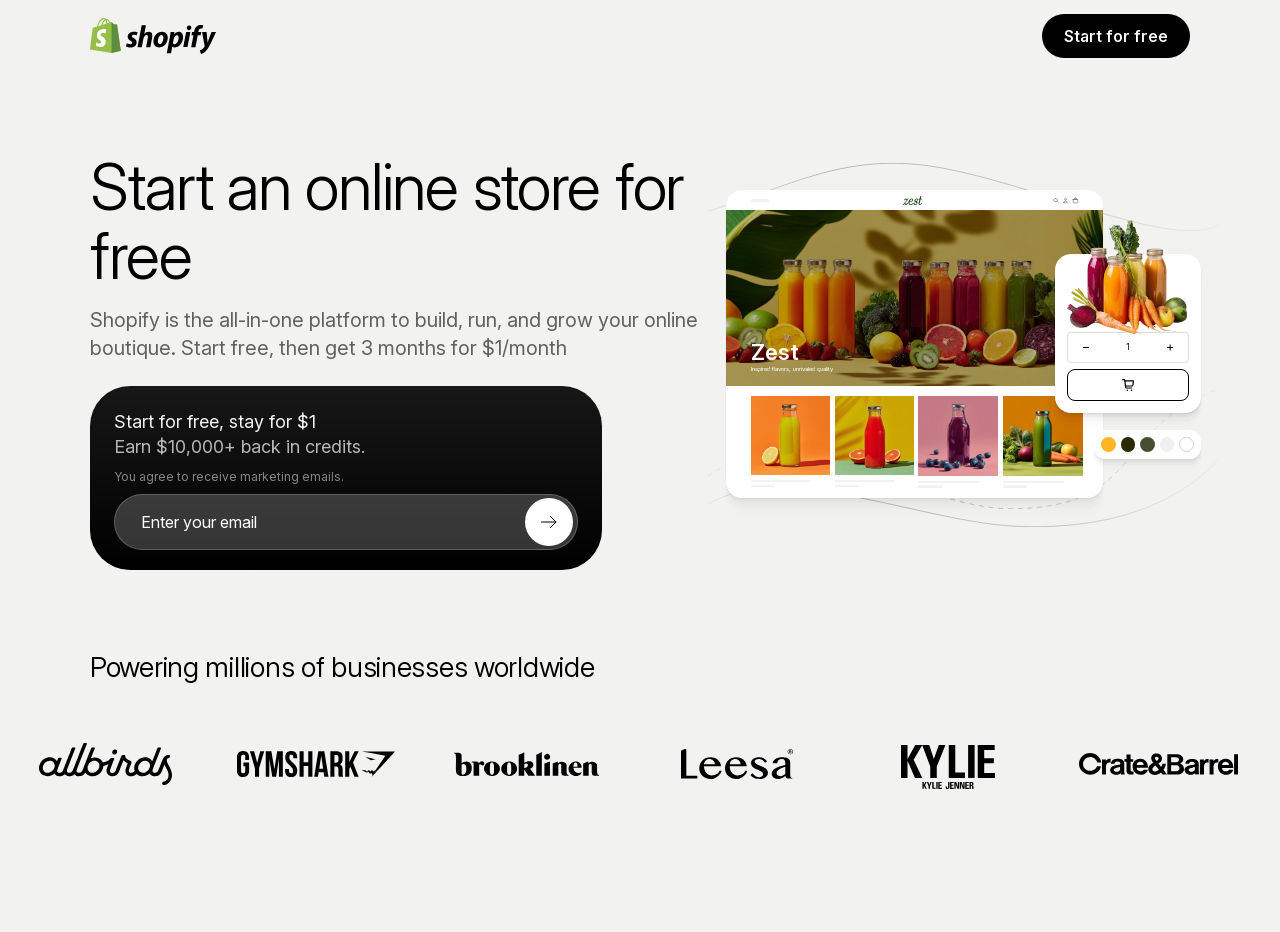
<file: index.html>
<!DOCTYPE html>
<html lang="en">
<head>
<meta charset="utf-8">
<meta name="viewport" content="width=device-width, initial-scale=1">
<title>Start an online store for free — Shopify</title>
<meta name="description" content="Shopify is the all-in-one platform to build, run, and grow your online boutique.">
<link rel="stylesheet" href="styles.css">
</head>
<body>

<!-- ══ Header (L1) ══ Figma 50:15686 — page-container level, pinned to top edge.
     Hero carries padding-top: var(--spacing-header-height) so content clears it. -->
<header class="header" data-node-id="50:15686">
  <nav class="header__nav" aria-label="Main">
    <div class="header__main-nav">
      <a class="header__logo" href="#" aria-label="Shopify">
        <!-- Code Connect: ShopifyLogo monotone=False iconOnly=False -> sanctioned lockup, 126.05 x 36 -->
        <img src="assets/shopify-logo.svg" alt="Shopify" width="126.0504" height="36">
      </a>
    </div>
    <div class="header__secondary-nav">
      <a class="btn btn--primary btn--lg" href="#">Start for free</a>
    </div>
  </nav>
</header>

<main class="page">

  <!-- ══ Hero Floating Image ══ Figma 50:15630 -->
  <section class="hero" data-node-id="50:15630">
    <div class="hero__inner">

      <!-- Content Column — Figma 50:15631 (w 618) -->
      <div class="hero__content" data-node-id="50:15631">
        <!-- Heading Group CTA — Figma 50:15632, Type=Email -->
        <div class="heading-group-cta" data-node-id="50:15632">
          <div class="heading-group">
            <h1 class="t1">Start an online store for free</h1>
            <p class="body-lg">Shopify is the all-in-one platform to build, run, and grow your online boutique. Start free, then get 3 months for $1/month</p>
          </div>
          <div class="cta">
            <!-- Email-capture card.  Its STRUCTURE is the free-trial project's
                 canonical .signup-card (Figma node 207:6658) -- the form, the flex
                 column, the label stack, the round pill, the 48px disc.  Every
                 NUMBER and COLOUR is measured off the reference screenshot instead;
                 see the .signup-card block in styles.css for the full table of
                 where the two disagree.  The middle line has no counterpart in the
                 component at all.  Replaces the light email field + separate pill
                 button that used to sit here. -->
            <form class="signup-card" action="#" method="get">
              <div class="signup-card__label">
                <p class="signup-card__cta">Start for free, stay for $1</p>
                <p class="signup-card__benefit">Earn $10,000+ back in credits.</p>
                <p class="signup-card__disclaimer">You agree to receive marketing emails.</p>
              </div>
              <div class="signup-card__field">
                <input class="signup-card__email" type="email" name="email"
                       placeholder="Enter your email" aria-label="Enter your email"
                       autocomplete="email" required>
                <button class="signup-card__submit" type="submit" aria-label="Start for free">
                  <!-- Stroked right-arrow, 16x12 of ink at a 1px stroke, exactly
                       45 degrees, measured row by row off the reference.  The
                       component's is a FILLED arrow whose bar comes out 2.4px at
                       this size and reads chunky beside it. -->
                  <svg class="signup-card__arrow" viewBox="0 0 16 12" fill="none"
                       stroke="currentColor" stroke-width="1" stroke-linecap="round"
                       stroke-linejoin="round" xmlns="http://www.w3.org/2000/svg" aria-hidden="true">
                    <path d="M0.5 6H15M9.5 0.5L15 6L9.5 11.5"/>
                  </svg>
                </button>
              </div>
            </form>
          </div>
        </div>
      </div>

      <!-- Image Column — Figma 50:15633 (w 511) -->
      <div class="hero__image" data-node-id="50:15633">
        <!-- hero-store-builder-food — Figma 50:15634, 511 x 383.25, overflow clipped -->
        <div class="stage" data-node-id="50:15634">
         <div class="stage__inner">

          <!-- three gradient guide arcs behind the mockup -->
          <div class="arc arc--1"><img src="assets/hero/arc-1.svg" alt=""></div>
          <div class="arc arc--2"><img src="assets/hero/arc-2.svg" alt=""></div>
          <div class="arc arc--3"><img src="assets/hero/arc-3.svg" alt=""></div>

          <!-- Website — Figma I50:15634;1725:137913 -->
          <div class="site">
            <div class="site__header">
              <span class="site__nav-pill"></span>
              <span class="site__icons">
                <img src="assets/hero/icon-search.svg" alt="" width="7.3" height="7.3">
                <img src="assets/hero/icon-account.svg" alt="" width="7.3" height="7.3">
                <img src="assets/hero/icon-cart.svg" alt="" width="7.3" height="7.3">
              </span>
            </div>
            <div class="site__banner">
              <img class="site__banner-img" src="assets/hero/banner.png" alt="">
              <span class="site__banner-scrim"></span>
              <div class="site__banner-copy">
                <p class="site__banner-title">Zest</p>
                <p class="site__banner-sub">Inspired flavors, unrivaled quality</p>
              </div>
            </div>
            <div class="site__products">
              <div class="site__product site__product--a">
                <img class="site__product-img" src="assets/hero/product-1.png" alt="">
                <span class="site__bars"><i class="site__bar site__bar--long"></i><i class="site__bar site__bar--short"></i></span>
              </div>
              <div class="site__product site__product--a">
                <img class="site__product-img" src="assets/hero/product-2.png" alt="">
                <span class="site__bars"><i class="site__bar site__bar--long"></i><i class="site__bar site__bar--short"></i></span>
              </div>
              <div class="site__product site__product--b">
                <img class="site__product-img" src="assets/hero/product-3.png" alt="">
                <span class="site__bars"><i class="site__bar site__bar--long"></i><i class="site__bar site__bar--short"></i></span>
              </div>
              <div class="site__product site__product--b">
                <img class="site__product-img" src="assets/hero/product-4.png" alt="">
                <span class="site__bars"><i class="site__bar site__bar--long"></i><i class="site__bar site__bar--short"></i></span>
              </div>
            </div>
          </div>

          <!-- Card (quantity + add to cart) — Figma I50:15634;1725:137952 -->
          <div class="qty-card">
            <img class="qty-card__shadow" src="assets/hero/card-shadow.svg" alt="" width="110.7167" height="6.6917">
            <div class="qty-card__amount">
              <i class="qty-card__minus"></i>
              <span class="qty-card__value">1</span>
              <i class="qty-card__plus"></i>
            </div>
            <div class="qty-card__button">
              <img src="assets/hero/icon-bag.svg" alt="" width="12.1667" height="12.775">
            </div>
          </div>

          <!-- Colour swatches — Figma I50:15634;1725:137962 -->
          <div class="swatches">
            <span class="swatches__row">
              <i class="swatch" style="background:#ffb521"></i>
              <i class="swatch" style="background:#2a2906"></i>
              <i class="swatch" style="background:#454f32"></i>
              <i class="swatch" style="background:#f0f0f2"></i>
              <i class="swatch swatch--outlined"></i>
            </span>
          </div>

          <!-- zest wordmark — Figma I50:15634;1725:137970 -->
          <img class="zest" src="assets/hero/zest-wordmark.svg" alt="" width="19.8229" height="8.7147">

          <!-- floating product cutout — Figma I50:15634;1725:137977 -->
          <img class="cutout" src="assets/hero/bottle-cutout.png" alt="" width="133.8333" height="133.8333">
         </div>
        </div>
      </div>

    </div>
  </section>

  <!-- ══ Section: Logo Group Marquee ══ Figma 50:15635 -->
  <section class="section" data-node-id="50:15635">
    <!-- Section Heading — Figma 50:15636, Screen=LG Center=False Horizontal=False -->
    <div class="section-heading" data-node-id="50:15636">
      <div class="heading-group-cta heading-group-cta--narrow">
        <div class="heading-group">
          <h2 class="t5">Powering millions of businesses worldwide</h2>
        </div>
      </div>
    </div>

    <!-- Logo Group Marquee — Figma 50:15637.
         Motion replicated from shopify.com/zh/ppc/online-store:
           duplicated tracks, each min-width:100%, animation: marquee-ltr <dur> linear infinite,
           @keyframes marquee-ltr { 0% translateX(-100%) -> 100% translateX(0) }
         marquee.js keeps <dur> at a constant 47.76 px/s to match the reference's cadence. -->
    <div class="logo-marquee" id="logoMarquee" dir="ltr" role="group" aria-label="Brands powered by Shopify" data-node-id="50:15637">
      <ul class="logo-track" data-marquee-track>
        <li class="logo-cell"><img src="assets/logos/allbirds.svg" alt="Allbirds" style="left:14.2859%;top:23.65%;width:71.4283%;height:52.7066%"></li>
        <li class="logo-cell"><img src="assets/logos/gymshark.svg" alt="Gymshark" style="left:7.5715%;top:33.8%;width:84.8570%;height:32.4000%"></li>
        <li class="logo-cell"><img src="assets/logos/brooklinen.svg" alt="Brooklinen" style="left:11.1905%;top:35.0%;width:77.6190%;height:30.0000%"></li>
        <li class="logo-cell"><img src="assets/logos/leesa.svg" alt="Leesa" style="left:20.0001%;top:31.21%;width:59.9999%;height:37.5836%"></li>
        <li class="logo-cell"><img src="assets/logos/kylie.svg" alt="Kylie Cosmetics" style="left:24.7616%;top:26.44%;width:50.4768%;height:54.7330%"></li>
        <li class="logo-cell"><img src="assets/logos/crate-and-barrel.svg" alt="Crate&amp;Barrel" style="left:7.3811%;top:36.11%;width:85.2379%;height:27.7778%"></li>
        <li class="logo-cell"><img src="assets/logos/untuckit.svg" alt="UNTUCKit" style="left:7.1429%;top:36.07%;width:85.7141%;height:27.8669%"></li>
        <li class="logo-cell"><img src="assets/logos/death-wish-coffee.svg" alt="Death Wish Coffee" style="left:30.2381%;top:3.89%;width:39.5238%;height:92.2224%"></li>
        <li class="logo-cell"><img src="assets/logos/jungalow.svg" alt="Jungalow" style="left:-0.0008%;top:40.56%;width:100.0016%;height:18.8866%"></li>
        <li class="logo-cell"><img src="assets/logos/rebecca-minkoff.svg" alt="Rebecca Minkoff" style="left:0.0000%;top:42.29%;width:100.0000%;height:15.4185%"></li>
      </ul>
      <ul class="logo-track" data-marquee-track aria-hidden="true">
        <li class="logo-cell"><img src="assets/logos/allbirds.svg" alt="" style="left:14.2859%;top:23.65%;width:71.4283%;height:52.7066%"></li>
        <li class="logo-cell"><img src="assets/logos/gymshark.svg" alt="" style="left:7.5715%;top:33.8%;width:84.8570%;height:32.4000%"></li>
        <li class="logo-cell"><img src="assets/logos/brooklinen.svg" alt="" style="left:11.1905%;top:35.0%;width:77.6190%;height:30.0000%"></li>
        <li class="logo-cell"><img src="assets/logos/leesa.svg" alt="" style="left:20.0001%;top:31.21%;width:59.9999%;height:37.5836%"></li>
        <li class="logo-cell"><img src="assets/logos/kylie.svg" alt="" style="left:24.7616%;top:26.44%;width:50.4768%;height:54.7330%"></li>
        <li class="logo-cell"><img src="assets/logos/crate-and-barrel.svg" alt="" style="left:7.3811%;top:36.11%;width:85.2379%;height:27.7778%"></li>
        <li class="logo-cell"><img src="assets/logos/untuckit.svg" alt="" style="left:7.1429%;top:36.07%;width:85.7141%;height:27.8669%"></li>
        <li class="logo-cell"><img src="assets/logos/death-wish-coffee.svg" alt="" style="left:30.2381%;top:3.89%;width:39.5238%;height:92.2224%"></li>
        <li class="logo-cell"><img src="assets/logos/jungalow.svg" alt="" style="left:-0.0008%;top:40.56%;width:100.0016%;height:18.8866%"></li>
        <li class="logo-cell"><img src="assets/logos/rebecca-minkoff.svg" alt="" style="left:0.0000%;top:42.29%;width:100.0000%;height:15.4185%"></li>
      </ul>
    </div>
  </section>

</main>

<script nonce="39c88503ff22b2128d2c3868b52cdbf6" src="marquee.js"></script>
</body>
</html>
</file>
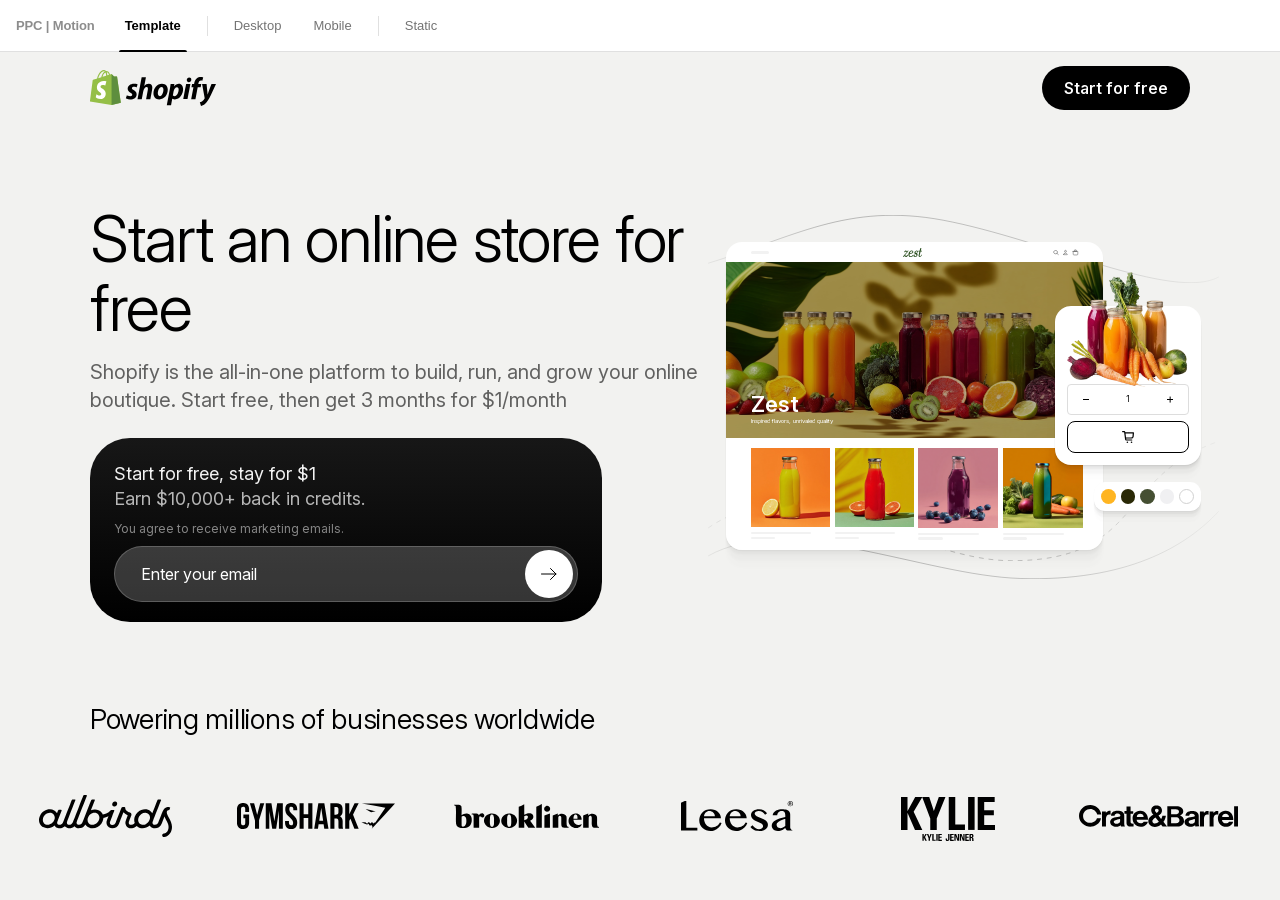
<file: all.html>
<!DOCTYPE html>
<html lang="en">
<head>
<meta charset="utf-8">
<meta name="viewport" content="width=device-width, initial-scale=1">
<title>PPC | Motion — Online store</title>
<style>
  :root { --tabbar-h: 52px; --line: rgba(0,0,0,.12); }
  * { box-sizing: border-box; }
  html, body { margin: 0; height: 100%; }
  body {
    font-family: Inter, -apple-system, BlinkMacSystemFont, "Segoe UI", Helvetica, Arial, sans-serif;
    -webkit-font-smoothing: antialiased;
    background: #fff;
    display: flex;
    flex-direction: column;
  }

  .tabbar {
    flex: none;
    height: var(--tabbar-h);
    display: flex;
    align-items: stretch;
    gap: 4px;
    padding: 0 16px;
    border-bottom: 1px solid var(--line);
    background: #fff;
  }
  .tabbar__brand {
    display: flex; align-items: center;
    margin-right: 12px;
    font-size: 13px; font-weight: 600; letter-spacing: -0.01em;
    color: rgba(0,0,0,.45);
    white-space: nowrap;
  }
  .tabbar__sep {
    flex: none; align-self: center;
    width: 1px; height: 20px; margin: 0 8px;
    background: var(--line);
  }
  .tab {
    appearance: none;
    border: 0; background: none;
    padding: 0 14px;
    font: inherit; font-size: 13px; font-weight: 500;
    color: rgba(0,0,0,.55);
    cursor: pointer;
    position: relative;
    white-space: nowrap;
  }
  .tab:hover { color: rgba(0,0,0,.85); }
  .tab[aria-selected="true"] { color: #000; font-weight: 600; }
  .tab[aria-selected="true"]::after {
    content: ""; position: absolute; left: 8px; right: 8px; bottom: -1px;
    height: 2px; background: #000; border-radius: 2px 2px 0 0;
  }
  .tab:focus-visible { outline: 2px solid #000; outline-offset: -4px; border-radius: 4px; }

  .panels { flex: 1 1 auto; min-height: 0; position: relative; background: #e9e9e6; }
  .panel { position: absolute; inset: 0; border: 0; width: 100%; height: 100%; }
  .panel[hidden] { display: none; }
  /* The Mobile view is the SAME document as Desktop -- the phone layout lives in
     styles.css's 430px-measured media query, so all that is needed here is a
     panel the width of the viewport those numbers were read at.  The .panels
     backdrop above is invisible behind every other panel, which fills it. */
  .panel--mobile {
    left: 50%; right: auto; width: 430px; transform: translateX(-50%);
    box-shadow: 0 0 0 1px var(--line);
  }
</style>
</head>
<body>

<!-- The tab list is the single source of truth: the script derives its order,
     its ids and its document titles from these buttons, so adding a view means
     adding one button and one iframe and nothing else. -->
<nav class="tabbar" role="tablist" aria-label="Views">
  <span class="tabbar__brand">PPC&nbsp;|&nbsp;Motion</span>
  <button class="tab" role="tab" id="tab-template" aria-controls="panel-template" data-tab="template" data-title="Template — current hero">Template</button>
  <span class="tabbar__sep" aria-hidden="true"></span>
  <button class="tab" role="tab" id="tab-desktop" aria-controls="panel-desktop" data-tab="desktop" data-title="All three, building themselves — desktop">Desktop</button>
  <button class="tab" role="tab" id="tab-mobile" aria-controls="panel-mobile" data-tab="mobile" data-title="All three, building themselves — mobile">Mobile</button>
  <span class="tabbar__sep" aria-hidden="true"></span>
  <button class="tab" role="tab" id="tab-static" aria-controls="panel-static" data-tab="static" data-title="All three, as static images">Static</button>
</nav>

<div class="panels">
  <iframe class="panel" id="panel-template" role="tabpanel" aria-labelledby="tab-template"
          title="Template — current hero" data-src="index.html"></iframe>
  <iframe class="panel" id="panel-desktop" role="tabpanel" aria-labelledby="tab-desktop"
          title="All three, building themselves — desktop" data-src="template-build.html"
          data-replay></iframe>
  <iframe class="panel panel--mobile" id="panel-mobile" role="tabpanel" aria-labelledby="tab-mobile"
          title="All three, building themselves — mobile" data-src="template-build.html"
          data-replay></iframe>
  <iframe class="panel" id="panel-static" role="tabpanel" aria-labelledby="tab-static"
          title="All three, as static images" data-src="template-static.html"></iframe>
</div>

<script nonce="60c836ff43a91dcfa73d1b93d07468c2">
(function () {
  var buttons = [].slice.call(document.querySelectorAll('.tabbar [role="tab"]'));
  var TABS    = buttons.map(function (b) { return b.dataset.tab; });
  var tabs = {}, panels = {}, titles = {};
  buttons.forEach(function (b) {
    var id = b.dataset.tab;
    tabs[id]   = b;
    panels[id] = document.getElementById('panel-' + id);
    titles[id] = b.dataset.title || b.textContent;
  });

  function show(id) {
    if (TABS.indexOf(id) === -1) id = TABS[0];
    TABS.forEach(function (t) {
      var on = t === id;
      tabs[t].setAttribute('aria-selected', on ? 'true' : 'false');
      tabs[t].tabIndex = on ? 0 : -1;
      panels[t].hidden = !on;
      // Load on first activation so hidden panels cost nothing.
      if (on && !panels[t].src) panels[t].src = panels[t].dataset.src;
      // The build page runs its timeline ONCE and holds on the finished frame
      // (round 4: "after the editing is done, can we have the 3 webistes slide
      // from right to left no loop?"). Re-entering the tab would therefore show
      // a still image, so every panel marked data-replay starts over on every
      // activation -- including a click on the tab you are already on, which is
      // the replay control. `location.replace` rather than a fresh `src` so the
      // reload leaves no extra history entry to click back through.  Desktop and
      // Mobile are the same document at two widths, so both carry the mark and
      // each replays independently.
      else if (on && 'replay' in panels[t].dataset) {
        try { panels[t].contentWindow.location.replace(panels[t].dataset.src); }
        catch (e) { panels[t].src = panels[t].dataset.src; }
      }
    });
    document.title = titles[id] + ' · PPC | Motion';
  }

  function fromHash() { return (location.hash || '').replace(/^#/, ''); }

  TABS.forEach(function (id) {
    tabs[id].addEventListener('click', function () {
      if (fromHash() === id) show(id); else location.hash = id;
    });
  });

  // Arrow-key traversal, per the tablist pattern.
  document.querySelector('.tabbar').addEventListener('keydown', function (e) {
    var cur = fromHash();
    var i = TABS.indexOf(cur); if (i === -1) i = 0;
    if (e.key === 'ArrowRight') { location.hash = TABS[(i + 1) % TABS.length]; }
    else if (e.key === 'ArrowLeft') { location.hash = TABS[(i - 1 + TABS.length) % TABS.length]; }
    else return;
    e.preventDefault();
    tabs[fromHash()].focus();
  });

  window.addEventListener('hashchange', function () { show(fromHash()); });
  show(fromHash());
})();
</script>

</body>
</html>
</file>
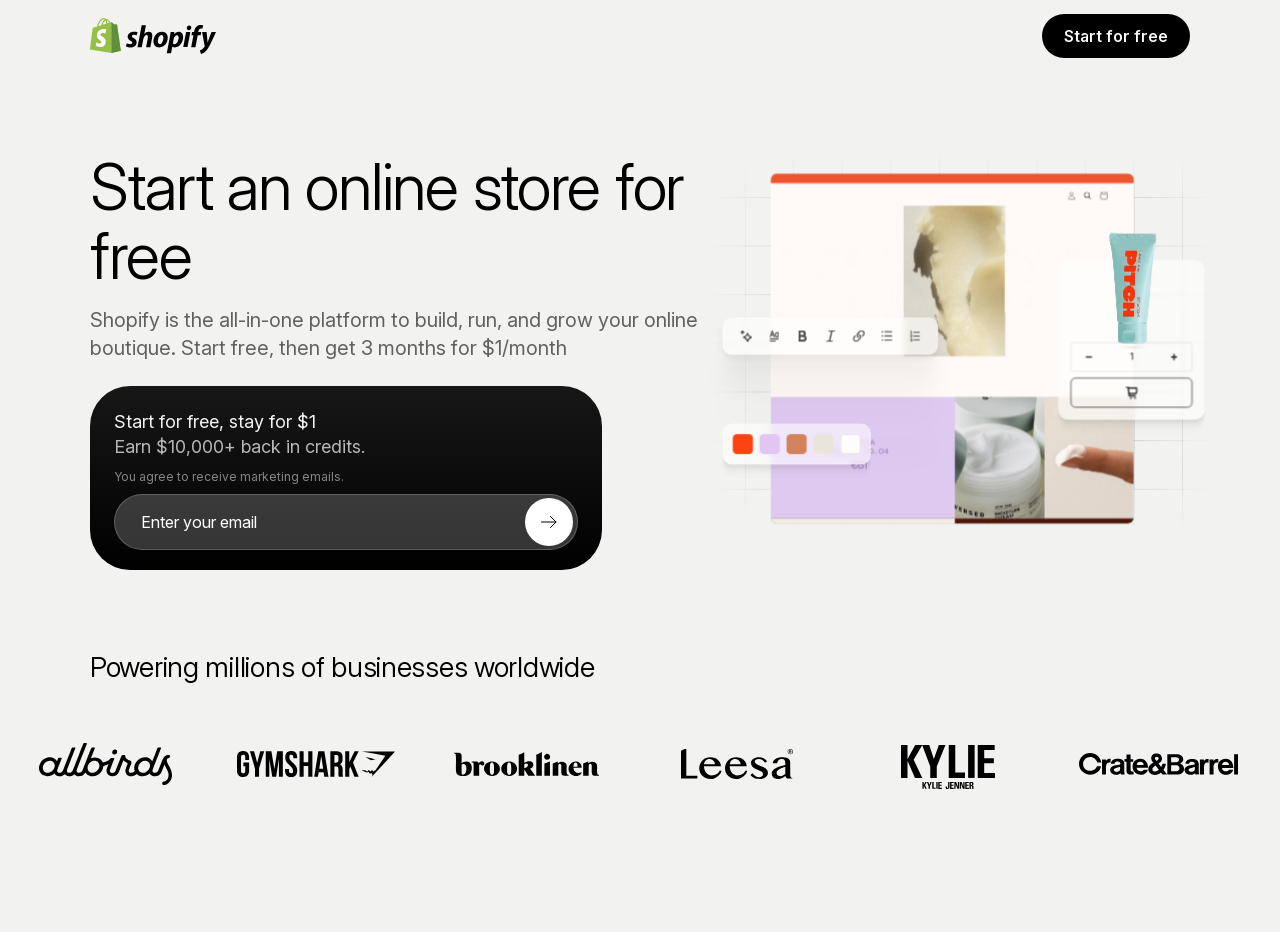
<file: template-build.html>
<!DOCTYPE html>
<html lang="en">
<head>
<meta charset="utf-8">
<meta name="viewport" content="width=device-width, initial-scale=1">
<title>Start an online store for free — Shopify (Animation)</title>
<meta name="description" content="Shopify is the all-in-one platform to build, run, and grow your online boutique.">
<link rel="stylesheet" href="styles.css">
<link rel="stylesheet" href="heroes.css">
<link rel="stylesheet" href="builds.css">
<link rel="stylesheet" href="products.css">
</head>
<body>

<!-- ══ Header (L1) ══ Figma 50:15686 — page-container level, pinned to top edge.
     Hero carries padding-top: var(--spacing-header-height) so content clears it. -->
<header class="header" data-node-id="50:15686">
  <nav class="header__nav" aria-label="Main">
    <div class="header__main-nav">
      <a class="header__logo" href="#" aria-label="Shopify">
        <!-- Code Connect: ShopifyLogo monotone=False iconOnly=False -> sanctioned lockup, 126.05 x 36 -->
        <img src="assets/shopify-logo.svg" alt="Shopify" width="126.0504" height="36">
      </a>
    </div>
    <div class="header__secondary-nav">
      <a class="btn btn--primary btn--lg" href="#">Start for free</a>
    </div>
  </nav>
</header>

<main class="page">

  <!-- ══ Hero Floating Image ══ Figma 50:15630 -->
  <section class="hero" data-node-id="50:15630">
    <div class="hero__inner">

      <!-- Content Column — Figma 50:15631 (w 618) -->
      <div class="hero__content" data-node-id="50:15631">
        <!-- Heading Group CTA — Figma 50:15632, Type=Email -->
        <div class="heading-group-cta" data-node-id="50:15632">
          <div class="heading-group">
            <h1 class="t1">Start an online store for free</h1>
            <p class="body-lg">Shopify is the all-in-one platform to build, run, and grow your online boutique. Start free, then get 3 months for $1/month</p>
          </div>
          <div class="cta">
            <!-- Email-capture card.  Its STRUCTURE is the free-trial project's
                 canonical .signup-card (Figma node 207:6658) -- the form, the flex
                 column, the label stack, the round pill, the 48px disc.  Every
                 NUMBER and COLOUR is measured off the reference screenshot instead;
                 see the .signup-card block in styles.css for the full table of
                 where the two disagree.  The middle line has no counterpart in the
                 component at all.  Replaces the light email field + separate pill
                 button that used to sit here. -->
            <form class="signup-card" action="#" method="get">
              <div class="signup-card__label">
                <p class="signup-card__cta">Start for free, stay for $1</p>
                <p class="signup-card__benefit">Earn $10,000+ back in credits.</p>
                <p class="signup-card__disclaimer">You agree to receive marketing emails.</p>
              </div>
              <div class="signup-card__field">
                <input class="signup-card__email" type="email" name="email"
                       placeholder="Enter your email" aria-label="Enter your email"
                       autocomplete="email" required>
                <button class="signup-card__submit" type="submit" aria-label="Start for free">
                  <!-- Stroked right-arrow, 16x12 of ink at a 1px stroke, exactly
                       45 degrees, measured row by row off the reference.  The
                       component's is a FILLED arrow whose bar comes out 2.4px at
                       this size and reads chunky beside it. -->
                  <svg class="signup-card__arrow" viewBox="0 0 16 12" fill="none"
                       stroke="currentColor" stroke-width="1" stroke-linecap="round"
                       stroke-linejoin="round" xmlns="http://www.w3.org/2000/svg" aria-hidden="true">
                    <path d="M0.5 6H15M9.5 0.5L15 6L9.5 11.5"/>
                  </svg>
                </button>
              </div>
            </form>
          </div>
        </div>
      </div>

      <!-- Image Column — Figma 50:15633 (w 511) -->
      <div class="hero__image" data-node-id="50:15633">
        <!-- Hero image slot — all three visuals of "Motion Direction 1 ( New Visuals )", Figma 74:42950,
             stacked as three full-bleed opaque layers that cross-dissolve on a 12s loop, each
             one building itself while it is the layer on screen and annotated with the
             selection frame of Figma 98:10283 (builds.css). The storefront box, product card
             and product artwork are normalised to one geometry (hv-nrm / hv-prod in
             heroes.css) so only the brand content changes;
             the rest of the kit is already
             identical across the three frames. Still the 511 x 383.25 slot at exactly 511/840. -->
        <div class="stage" data-node-id="74:42950">
         <div class="stage__inner">

          <!-- layer 1 of 3 — Option 1, Figma 74:43445 (hero-store-builder-fashion) — drawing an input field, then typing the header lockup into it -->
          <div class="hero-viz hv-al hv-al--1 hv-bd hv-nrm hero-viz--opt1" data-node-id="74:43445">
          <!-- grid — 74:xxxxx, gradient hairlines on exact pixel rows/columns -->
          <img class="hv-grid-h" src="assets/heroes/shared/grid-h.svg" alt="">
          <img class="hv-grid-v" src="assets/heroes/shared/grid-v.svg" alt="">

          <!-- storefront screenshot, clipped to a 10px radius -->
          <div class="hv-storefront">
            <div class="sf sf--opt1" data-node-id="86:43906">

              <!-- announcement bar (clipped at the frame top: Figma y = -0.15) -->
              <div style="left:.09px;top:-.15px;width:404px;height:10.943px;background:#ee542f"></div>

              <!-- header: account / search / cart -->
              <img src="assets/heroes/opt1/sf/icons.svg" alt="" style="left:331px;top:20.729px;width:44.3425px;height:8.1571px" data-node-id="86:43918">

              <!-- PITCH lockup, baked to one raster. Three interleaved layers: a Union shape,
                   the product texture, and the wordmark in Climate Crisis painted LAST, over
                   the texture. A logotype is not animated content, and baking it avoids
                   shipping a variable display font just to redraw it. -->
              <div class="bd-sel bd-sel--head" data-bd-label="header" style="left:13.21px;top:36.38px;width:361.249px;height:167.265px">
                <img src="assets/heroes/opt1/sf/pitch-empty.jpg" alt="" style="left:0;top:0;width:100%;height:100%">
                <img class="bd-word" src="assets/heroes/opt1/sf/pitch.jpg" alt="" style="left:0;top:0;width:100%;height:100%" data-node-id="86:43907">
                <i class="bd-caret"></i>
              </div>

              <!-- collection band 1 -->
              <div style="left:.11px;top:249.02px;width:404px;height:134.967px;background:#dec9f0"></div>
              <img class="sf-cover" src="assets/heroes/opt1/sf/jar.jpg" alt="" style="left:204.59px;top:249.02px;width:199.513px;height:134.967px">
              <!-- product name + title.  These were two 6px placeholder rules (76 and 101
                   wide, centred on 98 and 97.5); they are now the text they stood for, so
                   the widths are gone and each line is anchored by its CENTRE instead --
                   one column at 98 for both, because two hand-drawn placeholders
                   disagreeing by half a pixel is not a fact about the design.

                   The ink is #9f7dbc, which is not a new colour: it is this band's own
                   price colour, and the price two lines below proves it reads as text at
                   this size.  9px against the rules' 6px height is cap-height for cap-
                   height in Liter -- the same optical weight the rules had. -->
              <p class="sf-t sf-t--liter" style="left:98px;top:295.4px;translate:-50%;font-size:9px;line-height:9px;letter-spacing:.4px;color:#9f7dbc">VELORA</p>
              <p class="sf-t sf-t--liter" style="left:98px;top:305.4px;translate:-50%;font-size:9px;line-height:9px;letter-spacing:.4px;color:#9f7dbc">SEDIRA NO. 04</p>
              <p class="sf-t sf-t--liter" style="left:89px;top:320px;font-size:12px;line-height:12.4px;color:#9f7dbc" data-node-id="86:44123">&euro;61</p>

              <!-- collection band 2 — 6.3px of it clears the fold -->
              <div style="left:.11px;top:384.03px;width:404px;height:134.967px;background:#4c1609"></div>
              <div class="sf-clip" style="left:0;top:384px;width:205px;height:257px;background:#f1ebe2" data-node-id="86:44081">
                <img src="assets/heroes/opt1/sf/pump.png" alt="" style="left:12.93%;top:-.29%;width:61.91%;height:103.45%">
              </div>
            </div>
          </div>

          <!-- slider pill: solid fill, dashed remainder, thumb -->
          <div class="hv-slider">
            <div class="hv-slider__solid"></div>
            <div class="hv-slider__dashes"></div>
            <div class="hv-slider__thumb"></div>
          </div>

          <!-- rich-text editor card -->
          <div class="hv-editor">
            <div class="hv-editor__head"></div>
          <img class="hv-ic hv-ic--magic" src="assets/heroes/shared/icon-magic.svg" alt="">
          <img class="hv-ic hv-ic--text" src="assets/heroes/shared/icon-text.svg" alt="">
          <img class="hv-ic hv-ic--chevron" src="assets/heroes/shared/icon-chevron-down.svg" alt="">
          <img class="hv-ic hv-ic--bold" src="assets/heroes/shared/icon-bold.svg" alt="">
          <img class="hv-ic hv-ic--italic" src="assets/heroes/shared/icon-italic.svg" alt="">
          <img class="hv-ic hv-ic--link" src="assets/heroes/shared/icon-link.svg" alt="">
          <img class="hv-ic hv-ic--bulleted" src="assets/heroes/shared/icon-list-bulleted.svg" alt="">
          <img class="hv-ic hv-ic--numbered" src="assets/heroes/shared/icon-list-numbered.svg" alt="">
            <span class="hv-bar hv-bar--1"></span>
            <span class="hv-bar hv-bar--2"></span>
            <span class="hv-bar hv-bar--3"></span>
            <i class="bd-hit bd-hit--text"></i>
            <i class="bd-hit bd-hit--bold"></i>
            <i class="bd-hit bd-hit--magic"></i>
          </div>

          <!-- theme swatch pill -->
          <div class="hv-swatch"><i></i><i></i><i></i><i></i><i></i></div>

          <!-- product card: shadow / quantity stepper / add-to-cart -->
          <div class="hv-card">
            <img class="hv-card__shadow" src="assets/heroes/opt1/card-shadow.svg" alt="">
            <div class="hv-card__amount">
              <span class="hv-card__minus"></span>
              <span class="hv-card__qty">1</span>
              <span class="hv-card__plus"></span>
            </div>
            <div class="hv-card__btn"><img src="assets/heroes/shared/icon-cart.svg" alt=""></div>
          </div>

          <!-- cutout: mint tube, rotated -165deg -->
          <div class="hv-prod">
            <img class="hv-cutout" src="assets/heroes/opt1/tube.png" alt="">
            <video class="hv-vid" src="assets/heroes/opt1/product.webm"
                   poster="assets/heroes/opt1/product-poster.png"
                   preload="auto" muted playsinline data-film="1" aria-hidden="true"></video>
          </div>
          </div>

          <!-- layer 2 of 3 — Option 2, Figma 74:43447 (hero-store-builder-health) — drawing the hero frame, then dropping the image into it -->
          <div class="hero-viz hv-al hv-al--2 hv-bd hv-nrm hero-viz--opt2" data-node-id="74:43447">
          <!-- grid — 74:xxxxx, gradient hairlines on exact pixel rows/columns -->
          <img class="hv-grid-h" src="assets/heroes/shared/grid-h.svg" alt="">
          <img class="hv-grid-v" src="assets/heroes/shared/grid-v.svg" alt="">

          <!-- storefront screenshot, clipped to a 10px radius -->
          <div class="hv-storefront">
            <div class="sf sf--opt2" data-node-id="74:43372">

              <!-- header -->
              <div style="left:64px;top:59px;width:57px;height:13px;border-radius:50px;background:#000" data-node-id="74:43358"></div>
              <div style="left:145px;top:59px;width:57px;height:13px;border-radius:50px;background:#000" data-node-id="74:43359"></div>
              <div style="left:616.6485px;top:49.5px;width:206.703px;height:32px" data-node-id="74:43349">
                <img src="assets/heroes/opt2/sf/w4.svg" alt="" style="left:0.0px;top:1.4499px;width:44.9293px;height:29.414px">
                <img src="assets/heroes/opt2/sf/w3.svg" alt="" style="left:45.681px;top:1.4499px;width:33.2702px;height:29.414px">
                <img src="assets/heroes/opt2/sf/w1.svg" alt="" style="left:81.007px;top:0.368px;width:37.6441px;height:31.5731px">
                <img src="assets/heroes/opt2/sf/w2.svg" alt="" style="left:119.867px;top:1.4499px;width:40.0586px;height:29.414px">
                <img src="assets/heroes/opt2/sf/w5.svg" alt="" style="left:160.895px;top:1.4499px;width:44.9293px;height:29.414px">
              </div>
              <img src="assets/heroes/opt2/sf/ic-search.svg" alt="" style="left:1273.79px;top:54.93px;width:17.6645px;height:18.9001px" data-node-id="74:43345">
              <img src="assets/heroes/opt2/sf/ic-acct-ring.svg" alt="" style="left:1314.692px;top:56.608px;width:8.04434px;height:8.04434px" data-node-id="74:43346">
              <img src="assets/heroes/opt2/sf/ic-acct-body.svg" alt="" style="left:1311.720px;top:65.808px;width:13.9992px;height:6.89515px" data-node-id="74:43346">
              <img src="assets/heroes/opt2/sf/ic-bag.svg" alt="" style="left:1345.585px;top:54.662px;width:17.7131px;height:18.5832px" data-node-id="74:43338">

              <!-- hero, baked to one raster: five layers interleave with two headline texts
                   (SPRING / 2026) that the topmost images cover completely, so the layers
                   cannot be split without making hidden type visible. -->
              <div class="bd-sel bd-sel--hero" data-bd-label="hero" style="left:30px;top:128.9px;width:1380px;height:596px">
                <img src="assets/heroes/opt2/sf/hero.jpg" alt="" style="left:0;top:0;width:100%;height:100%;border-radius:10px" data-node-id="74:42442">
              </div>

              <!-- product row, 5 x 266.4 with 12px gutters -->
              <img src="assets/heroes/opt2/sf/pc1.jpg" alt="" style="left:30.0px;top:766.9px;width:266.4px;height:345px;border-radius:10px" data-node-id="74:42451">
              <img src="assets/heroes/opt2/sf/pc2.jpg" alt="" style="left:308.4px;top:766.9px;width:266.4px;height:345px;border-radius:10px" data-node-id="74:42452">
              <img src="assets/heroes/opt2/sf/pc3.jpg" alt="" style="left:586.8px;top:766.9px;width:266.4px;height:345px;border-radius:10px" data-node-id="74:42453">
              <img src="assets/heroes/opt2/sf/pc4.jpg" alt="" style="left:865.2px;top:766.9px;width:266.4px;height:345px;border-radius:10px" data-node-id="74:42454">
              <img src="assets/heroes/opt2/sf/pc5.jpg" alt="" style="left:1143.6px;top:766.9px;width:266.4px;height:345px;border-radius:10px" data-node-id="74:42455">

              <!-- product names.  The design covered these with grey rules and the rules are
                   gone (see below); only the localisable half of each string changed -- the
                   numbers are Figma's own.  Everything else, including .sf-t--rcb's 16px
                   uppercase, is the design's. -->
              <p class="sf-t sf-t--rcb" style="left:38.0px;top:1127.9px;width:226.709px">Velo 468</p>
              <p class="sf-t sf-t--rcb" style="left:316.4px;top:1127.9px;width:226.709px">Sarn 3454</p>
              <p class="sf-t sf-t--rcb" style="left:594.8px;top:1127.9px;width:226.709px">Oleta 1210</p>
              <p class="sf-t sf-t--rcb" style="left:873.2px;top:1127.9px;width:226.709px">Marne 4400</p>
              <p class="sf-t sf-t--rcb" style="left:1151.6px;top:1127.9px;width:226.709px">Corvi 808</p>

              <!-- prices -->
              <p class="sf-t sf-t--rcb" style="left:190.063px;top:1127.9px;width:97.937px;text-align:right;font-size:28px;line-height:19.84px;letter-spacing:-0.04em">$210</p>
              <p class="sf-t sf-t--rcb" style="left:468.463px;top:1127.9px;width:97.937px;text-align:right;font-size:28px;line-height:19.84px;letter-spacing:-0.04em">$298</p>
              <p class="sf-t sf-t--rcb" style="left:746.863px;top:1127.9px;width:97.937px;text-align:right;font-size:28px;line-height:19.84px;letter-spacing:-0.04em">$198</p>
              <p class="sf-t sf-t--rcb" style="left:1025.263px;top:1127.9px;width:97.937px;text-align:right;font-size:28px;line-height:19.84px;letter-spacing:-0.04em">$235</p>
              <p class="sf-t sf-t--rcb" style="left:1303.663px;top:1127.9px;width:97.937px;text-align:right;font-size:28px;line-height:19.84px;letter-spacing:-0.04em">$250</p>


              <!-- one-up pair; 630.66px tall in Figma, cut to 222px because the fold is at
                   1391.4 and the page does not scroll -->
              <img src="assets/heroes/opt2/sf/oneup-l.jpg" alt="" style="left:30px;top:1185.9px;width:690px;height:222px;border-radius:10px 0 0 10px" data-node-id="74:42456">
              <img src="assets/heroes/opt2/sf/oneup-r.jpg" alt="" style="left:720px;top:1185.9px;width:690px;height:222px;border-radius:0 10px 10px 0" data-node-id="74:42456">
            </div>
          </div>

          <!-- slider pill: solid fill, dashed remainder, thumb -->
          <div class="hv-slider">
            <div class="hv-slider__solid"></div>
            <div class="hv-slider__dashes"></div>
            <div class="hv-slider__thumb"></div>
          </div>

          <!-- rich-text editor card -->
          <div class="hv-editor">
            <div class="hv-editor__head"></div>
          <img class="hv-ic hv-ic--magic" src="assets/heroes/shared/icon-magic.svg" alt="">
          <img class="hv-ic hv-ic--text" src="assets/heroes/shared/icon-text.svg" alt="">
          <img class="hv-ic hv-ic--chevron" src="assets/heroes/shared/icon-chevron-down.svg" alt="">
          <img class="hv-ic hv-ic--bold" src="assets/heroes/shared/icon-bold.svg" alt="">
          <img class="hv-ic hv-ic--italic" src="assets/heroes/shared/icon-italic.svg" alt="">
          <img class="hv-ic hv-ic--link" src="assets/heroes/shared/icon-link.svg" alt="">
          <img class="hv-ic hv-ic--bulleted" src="assets/heroes/shared/icon-list-bulleted.svg" alt="">
          <img class="hv-ic hv-ic--numbered" src="assets/heroes/shared/icon-list-numbered.svg" alt="">
            <span class="hv-bar hv-bar--1"></span>
            <span class="hv-bar hv-bar--2"></span>
            <span class="hv-bar hv-bar--3"></span>
            <i class="bd-hit bd-hit--text"></i>
            <i class="bd-hit bd-hit--bold"></i>
            <i class="bd-hit bd-hit--magic"></i>
          </div>

          <!-- theme swatch pill -->
          <div class="hv-swatch"><i></i><i></i><i></i><i></i><i></i></div>

          <!-- product card: shadow / quantity stepper / add-to-cart -->
          <div class="hv-card">
            <img class="hv-card__shadow" src="assets/heroes/opt2/card-shadow.svg" alt="">
            <div class="hv-card__amount">
              <span class="hv-card__minus"></span>
              <span class="hv-card__qty">1</span>
              <span class="hv-card__plus"></span>
            </div>
            <div class="hv-card__btn"><img src="assets/heroes/shared/icon-cart.svg" alt=""></div>
          </div>

          <!-- cutout: jacket -->
          <div class="hv-prod">
            <img class="hv-cutout" src="assets/heroes/opt2/jacket.png" alt="">
            <video class="hv-vid" src="assets/heroes/opt2/product.webm"
                   poster="assets/heroes/opt2/product-poster.png"
                   preload="auto" muted playsinline data-film="2" aria-hidden="true"></video>
          </div>
          </div>

          <!-- layer 3 of 3 — Option 3, Figma 74:43446 (hero-store-builder-food) — drawing a three-box grid, dropping the products in, then loading two prices and two skeleton bars -->
          <div class="hero-viz hv-al hv-al--3 hv-bd hv-nrm hero-viz--opt3" data-node-id="74:43446">
          <!-- grid — 74:xxxxx, gradient hairlines on exact pixel rows/columns -->
          <img class="hv-grid-h" src="assets/heroes/shared/grid-h.svg" alt="">
          <img class="hv-grid-v" src="assets/heroes/shared/grid-v.svg" alt="">

          <!-- storefront screenshot, clipped to a 10px radius -->
          <div class="hv-storefront">
            <div class="sf sf--opt3" data-node-id="84:43629">

              <!-- header: B. roundel

                   LOWERED by 2.82855px from Figma's 4.43, which is not a nudge but the offset
                   that puts the roundel's optical centre on the icon row's.  The ring is a
                   circle (cx = cy = 9.5 in a 19 viewBox), so its optical centre IS its box
                   centre, 1.3396 + 9.5004 = 10.84 down from this box's top; the icon row's
                   viewBox is tight (measured: ink 13.961..22.007 against a box of
                   14.016..22.172), so its centre is 14.02 + 4.07855 = 18.09855.  Figma had the
                   two 2.83px apart, with the logo the higher of them.
                                 18.09855 - 10.84 = 7.25855
                   test_builds.py holds the two centres together as a rendered check, which is
                   the part that cannot drift -- these three numbers are a literal apiece and
                   nothing in the sheet knows they are related. -->
              <div style="left:186.04px;top:7.25855px;width:32px;height:32px" data-node-id="84:43668">
                <!-- 84:43669 is an 18px circle centred at (50%-0.03, 50%-5.16) of this 32x32
                     box, and its image is inset -2.78%, so the SVG box is 19.0008 square --
                     which is exactly the ring asset's own 19x19 viewBox. -->
                <img src="assets/heroes/opt3/sf/logo-ring.svg" alt="" style="left:6.4696px;top:1.3396px;width:19.0008px;height:19.0008px" data-node-id="84:43669">
                <img src="assets/heroes/opt3/sf/logo-bond.svg" alt="" style="left:13.97px;top:7.84px;width:5.16691px;height:6.83667px" data-node-id="84:43671">
              </div>
              <img src="assets/heroes/opt3/sf/icons.svg" alt="" style="left:332px;top:14.02px;width:44.3425px;height:8.1571px" data-node-id="84:43742">

              <!-- product 1 -->
              <div class="bd-sel bd-sel--img1" data-bd-label="image 1" style="left:28px;top:55.27px;width:157px;height:157px">
                <img src="assets/heroes/opt3/sf/img-hero.jpg" alt="" style="left:0;top:0;width:100%;height:100%" data-node-id="84:43748">
                <i class="bd-gen"></i>
              </div>

              <!-- product 2 -->
              <div class="bd-sel bd-sel--img2" data-bd-label="image 2" style="left:244px;top:144.27px;width:134px;height:160px">
                <img src="assets/heroes/opt3/sf/img-spot.jpg" alt="" style="left:0;top:0;width:100%;height:100%" data-node-id="84:43631">
                <i class="bd-gen"></i>
              </div>

              <!-- product 1 name + price.  The name was a 40x6 rule; it is now the text it
                   stood for.  The WIDTH IS DROPPED ON PURPOSE: builds.css gives these two
                   `overflow: hidden` so the wipe can reveal them, and a 40px box would clip
                   any name longer than 40px -- with no width the absolutely-positioned box
                   shrink-wraps the nowrap line, so the clip reveals exactly the text and
                   nothing is cut.  Ink is #761e0b, the store's own and only text colour;
                   the rule's #c9bdaf was chosen for a solid 6px bar and text covers about a
                   fifth of its box, so the same value would have been a fifth of the mark. -->
              <p class="bd-bar bd-bar--1 sf-t sf-t--inter" style="left:28.32px;top:217.6px;font-size:8px;line-height:8px;color:#761e0b" data-node-id="84:43634">Nomi 01</p>
              <p class="bd-price bd-price--1 sf-t sf-t--inter" style="left:28px;top:228px;font-size:11px;line-height:1.21;color:#761e0b" data-node-id="84:43637">&yen;3,200</p>

              <!-- product 3 — crosses the fold -->
              <div class="bd-sel bd-sel--img3" data-bd-label="image 3" style="left:50px;top:262.27px;width:130px;height:154px">
                <img src="assets/heroes/opt3/sf/img-jewel.jpg" alt="" style="left:0;top:0;width:100%;height:100%" data-node-id="84:43633">
                <i class="bd-gen"></i>
              </div>

              <!-- product 2 name + price -->
              <p class="bd-bar bd-bar--2 sf-t sf-t--inter" style="left:244.32px;top:308.6px;font-size:8px;line-height:8px;color:#761e0b" data-node-id="84:43640">Tavi 02</p>
              <p class="bd-price bd-price--2 sf-t sf-t--inter" style="left:244px;top:319px;font-size:11px;line-height:1.21;color:#761e0b" data-node-id="84:43643">&yen;1,300</p>
            </div>
          </div>

          <!-- slider pill: solid fill, dashed remainder, thumb -->
          <div class="hv-slider">
            <div class="hv-slider__solid"></div>
            <div class="hv-slider__dashes"></div>
            <div class="hv-slider__thumb"></div>
          </div>

          <!-- rich-text editor card -->
          <div class="hv-editor">
            <div class="hv-editor__head"></div>
          <img class="hv-ic hv-ic--magic" src="assets/heroes/shared/icon-magic.svg" alt="">
          <img class="hv-ic hv-ic--text" src="assets/heroes/shared/icon-text.svg" alt="">
          <img class="hv-ic hv-ic--chevron" src="assets/heroes/shared/icon-chevron-down.svg" alt="">
          <img class="hv-ic hv-ic--bold" src="assets/heroes/shared/icon-bold.svg" alt="">
          <img class="hv-ic hv-ic--italic" src="assets/heroes/shared/icon-italic.svg" alt="">
          <img class="hv-ic hv-ic--link" src="assets/heroes/shared/icon-link.svg" alt="">
          <img class="hv-ic hv-ic--bulleted" src="assets/heroes/shared/icon-list-bulleted.svg" alt="">
          <img class="hv-ic hv-ic--numbered" src="assets/heroes/shared/icon-list-numbered.svg" alt="">
            <span class="hv-bar hv-bar--1"></span>
            <span class="hv-bar hv-bar--2"></span>
            <span class="hv-bar hv-bar--3"></span>
            <i class="bd-hit bd-hit--text"></i>
            <i class="bd-hit bd-hit--bold"></i>
            <i class="bd-hit bd-hit--magic"></i>
          </div>

          <!-- theme swatch pill -->
          <div class="hv-swatch"><i></i><i></i><i></i><i></i><i></i></div>

          <!-- product card: shadow / quantity stepper / add-to-cart -->
          <div class="hv-card">
            <img class="hv-card__shadow" src="assets/heroes/opt3/card-shadow.svg" alt="">
            <div class="hv-card__amount">
              <span class="hv-card__minus"></span>
              <span class="hv-card__qty">1</span>
              <span class="hv-card__plus"></span>
            </div>
            <div class="hv-card__btn"><img src="assets/heroes/shared/icon-cart.svg" alt=""></div>
          </div>

          <!-- products 74:43010 — 4 shadow/ellipse layers then bottle, pump, jar -->
          <div class="hv-prod">
            <img class="hv-p1" src="assets/heroes/opt3/prod-shadow-1.svg" alt="">
            <img class="hv-p2" src="assets/heroes/opt3/prod-shadow-2.svg" alt="">
            <img class="hv-p3" src="assets/heroes/opt3/prod-ellipse-1.svg" alt="">
            <img class="hv-p4" src="assets/heroes/opt3/prod-ellipse-2.svg" alt="">
            <img class="hv-p5" src="assets/heroes/opt3/prod-bottle.png" alt="">
            <div class="hv-p6"><img src="assets/heroes/opt3/prod-pump.png" alt=""></div>
            <img class="hv-p7" src="assets/heroes/opt3/prod-jar.png" alt="">
            <video class="hv-vid" src="assets/heroes/opt3/product.webm"
                   poster="assets/heroes/opt3/product-poster.png"
                   preload="auto" muted playsinline data-film="3" aria-hidden="true"></video>
          </div>
          </div>

         </div>
        </div>
      </div>

    </div>
  </section>

  <!-- ══ Section: Logo Group Marquee ══ Figma 50:15635 -->
  <section class="section" data-node-id="50:15635">
    <!-- Section Heading — Figma 50:15636, Screen=LG Center=False Horizontal=False -->
    <div class="section-heading" data-node-id="50:15636">
      <div class="heading-group-cta heading-group-cta--narrow">
        <div class="heading-group">
          <h2 class="t5">Powering millions of businesses worldwide</h2>
        </div>
      </div>
    </div>

    <!-- Logo Group Marquee — Figma 50:15637.
         Motion replicated from shopify.com/zh/ppc/online-store:
           duplicated tracks, each min-width:100%, animation: marquee-ltr <dur> linear infinite,
           @keyframes marquee-ltr { 0% translateX(-100%) -> 100% translateX(0) }
         marquee.js keeps <dur> at a constant 47.76 px/s to match the reference's cadence. -->
    <div class="logo-marquee" id="logoMarquee" dir="ltr" role="group" aria-label="Brands powered by Shopify" data-node-id="50:15637">
      <ul class="logo-track" data-marquee-track>
        <li class="logo-cell"><img src="assets/logos/allbirds.svg" alt="Allbirds" style="left:14.2859%;top:23.65%;width:71.4283%;height:52.7066%"></li>
        <li class="logo-cell"><img src="assets/logos/gymshark.svg" alt="Gymshark" style="left:7.5715%;top:33.8%;width:84.8570%;height:32.4000%"></li>
        <li class="logo-cell"><img src="assets/logos/brooklinen.svg" alt="Brooklinen" style="left:11.1905%;top:35.0%;width:77.6190%;height:30.0000%"></li>
        <li class="logo-cell"><img src="assets/logos/leesa.svg" alt="Leesa" style="left:20.0001%;top:31.21%;width:59.9999%;height:37.5836%"></li>
        <li class="logo-cell"><img src="assets/logos/kylie.svg" alt="Kylie Cosmetics" style="left:24.7616%;top:26.44%;width:50.4768%;height:54.7330%"></li>
        <li class="logo-cell"><img src="assets/logos/crate-and-barrel.svg" alt="Crate&amp;Barrel" style="left:7.3811%;top:36.11%;width:85.2379%;height:27.7778%"></li>
        <li class="logo-cell"><img src="assets/logos/untuckit.svg" alt="UNTUCKit" style="left:7.1429%;top:36.07%;width:85.7141%;height:27.8669%"></li>
        <li class="logo-cell"><img src="assets/logos/death-wish-coffee.svg" alt="Death Wish Coffee" style="left:30.2381%;top:3.89%;width:39.5238%;height:92.2224%"></li>
        <li class="logo-cell"><img src="assets/logos/jungalow.svg" alt="Jungalow" style="left:-0.0008%;top:40.56%;width:100.0016%;height:18.8866%"></li>
        <li class="logo-cell"><img src="assets/logos/rebecca-minkoff.svg" alt="Rebecca Minkoff" style="left:0.0000%;top:42.29%;width:100.0000%;height:15.4185%"></li>
      </ul>
      <ul class="logo-track" data-marquee-track aria-hidden="true">
        <li class="logo-cell"><img src="assets/logos/allbirds.svg" alt="" style="left:14.2859%;top:23.65%;width:71.4283%;height:52.7066%"></li>
        <li class="logo-cell"><img src="assets/logos/gymshark.svg" alt="" style="left:7.5715%;top:33.8%;width:84.8570%;height:32.4000%"></li>
        <li class="logo-cell"><img src="assets/logos/brooklinen.svg" alt="" style="left:11.1905%;top:35.0%;width:77.6190%;height:30.0000%"></li>
        <li class="logo-cell"><img src="assets/logos/leesa.svg" alt="" style="left:20.0001%;top:31.21%;width:59.9999%;height:37.5836%"></li>
        <li class="logo-cell"><img src="assets/logos/kylie.svg" alt="" style="left:24.7616%;top:26.44%;width:50.4768%;height:54.7330%"></li>
        <li class="logo-cell"><img src="assets/logos/crate-and-barrel.svg" alt="" style="left:7.3811%;top:36.11%;width:85.2379%;height:27.7778%"></li>
        <li class="logo-cell"><img src="assets/logos/untuckit.svg" alt="" style="left:7.1429%;top:36.07%;width:85.7141%;height:27.8669%"></li>
        <li class="logo-cell"><img src="assets/logos/death-wish-coffee.svg" alt="" style="left:30.2381%;top:3.89%;width:39.5238%;height:92.2224%"></li>
        <li class="logo-cell"><img src="assets/logos/jungalow.svg" alt="" style="left:-0.0008%;top:40.56%;width:100.0016%;height:18.8866%"></li>
        <li class="logo-cell"><img src="assets/logos/rebecca-minkoff.svg" alt="" style="left:0.0000%;top:42.29%;width:100.0000%;height:15.4185%"></li>
      </ul>
    </div>
  </section>

</main>

<script nonce="6500762036bbf84257ed69fd974702bc" src="marquee.js"></script>
<script nonce="6500762036bbf84257ed69fd974702bc" src="film.js"></script>
</body>
</html>
</file>
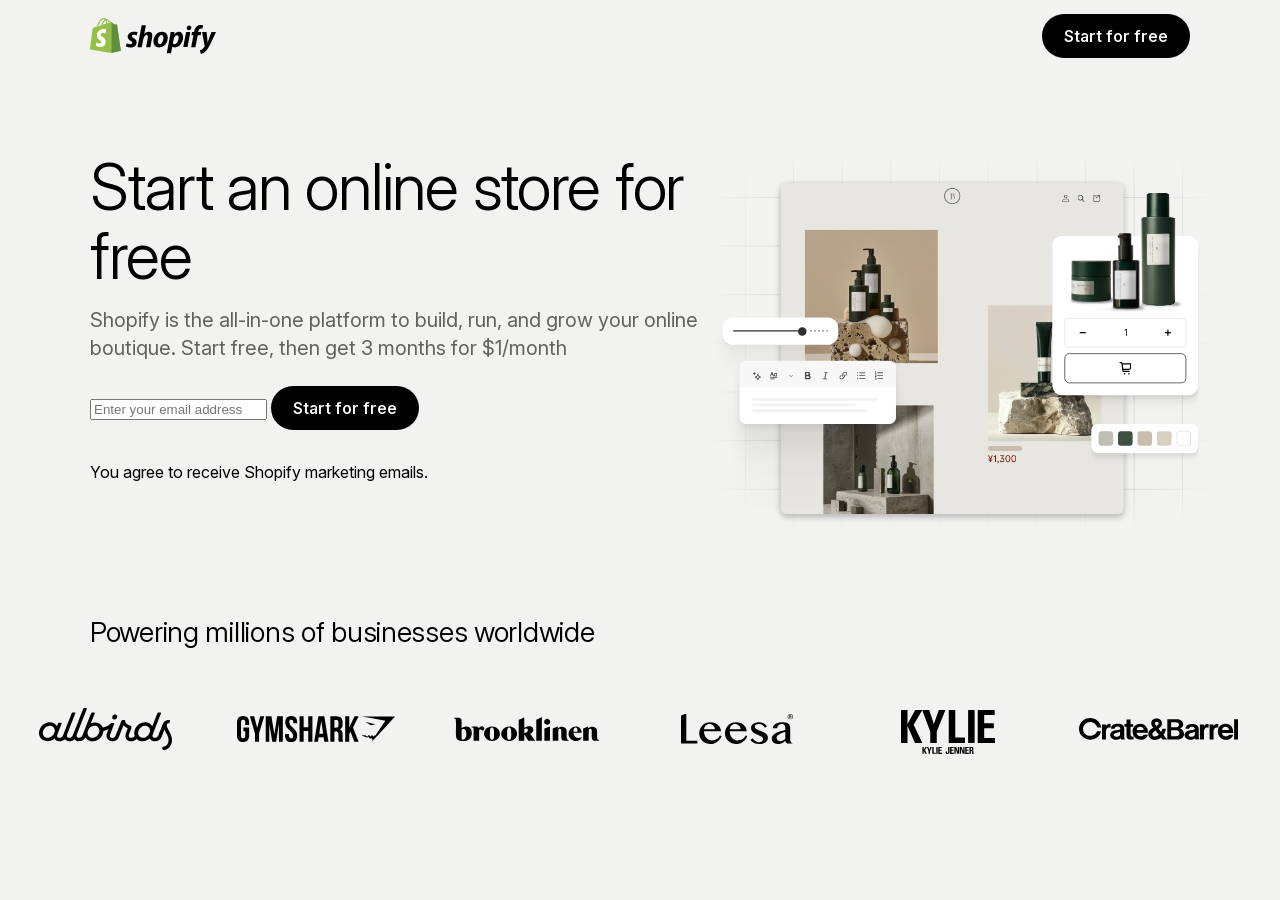
<file: template-opt3.html>
<!DOCTYPE html>
<html lang="en">
<head>
<meta charset="utf-8">
<meta name="viewport" content="width=device-width, initial-scale=1">
<title>Start an online store for free — Shopify (Option 3)</title>
<meta name="description" content="Shopify is the all-in-one platform to build, run, and grow your online boutique.">
<link rel="stylesheet" href="styles.css">
<link rel="stylesheet" href="heroes.css">
</head>
<body>

<!-- ══ Header (L1) ══ Figma 50:15686 — page-container level, pinned to top edge.
     Hero carries padding-top: var(--spacing-header-height) so content clears it. -->
<header class="header" data-node-id="50:15686">
  <nav class="header__nav" aria-label="Main">
    <div class="header__main-nav">
      <a class="header__logo" href="#" aria-label="Shopify">
        <!-- Code Connect: ShopifyLogo monotone=False iconOnly=False -> sanctioned lockup, 126.05 x 36 -->
        <img src="assets/shopify-logo.svg" alt="Shopify" width="126.0504" height="36">
      </a>
    </div>
    <div class="header__secondary-nav">
      <a class="btn btn--primary btn--lg" href="#">Start for free</a>
    </div>
  </nav>
</header>

<main class="page">

  <!-- ══ Hero Floating Image ══ Figma 50:15630 -->
  <section class="hero" data-node-id="50:15630">
    <div class="hero__inner">

      <!-- Content Column — Figma 50:15631 (w 618) -->
      <div class="hero__content" data-node-id="50:15631">
        <!-- Heading Group CTA — Figma 50:15632, Type=Email -->
        <div class="heading-group-cta" data-node-id="50:15632">
          <div class="heading-group">
            <h1 class="t1">Start an online store for free</h1>
            <p class="body-lg">Shopify is the all-in-one platform to build, run, and grow your online boutique. Start free, then get 3 months for $1/month</p>
          </div>
          <div class="cta">
            <!-- Input Text Button — inline submit, XL-MD variant -->
            <form class="input-text-button" action="#" method="get">
              <label class="input-text-button__field">
                <span class="visually-hidden">Email address</span>
                <input type="email" name="email" placeholder="Enter your email address" autocomplete="email">
              </label>
              <button class="btn btn--primary btn--sm" type="submit">Start for free</button>
            </form>
            <p class="body-sm">You agree to receive Shopify marketing emails.</p>
          </div>
        </div>
      </div>

      <!-- Image Column — Figma 50:15633 (w 511) -->
      <div class="hero__image" data-node-id="50:15633">
        <!-- Hero image slot — hero-store-builder-food, Figma 74:43446 (Option 3 of "Motion Direction 1 ( New Visuals )", 74:42950).
             An 840x630 library hero rendered into the 511 x 383.25 slot; heroes.css
             scales it by exactly 511/840 and .stage__inner still carries
             --stage-scale. The storefront box, product card and product artwork are
             normalised (hv-nrm / hv-prod in heroes.css) so the three option tabs
             agree; options.html keeps the Figma-verbatim geometry. -->
        <div class="stage" data-node-id="74:43446">
         <div class="stage__inner">
          <div class="hero-viz hv-nrm hero-viz--opt3" data-node-id="74:43446">
          <!-- grid — 74:xxxxx, gradient hairlines on exact pixel rows/columns -->
          <img class="hv-grid-h" src="assets/heroes/shared/grid-h.svg" alt="">
          <img class="hv-grid-v" src="assets/heroes/shared/grid-v.svg" alt="">

          <!-- storefront screenshot, clipped to a 10px radius -->
          <div class="hv-storefront"><img src="assets/heroes/opt3/storefront.jpg" alt=""></div>

          <!-- slider pill: solid fill, dashed remainder, thumb -->
          <div class="hv-slider">
            <div class="hv-slider__solid"></div>
            <div class="hv-slider__dashes"></div>
            <div class="hv-slider__thumb"></div>
          </div>

          <!-- rich-text editor card -->
          <div class="hv-editor">
            <div class="hv-editor__head"></div>
          <img class="hv-ic hv-ic--magic" src="assets/heroes/shared/icon-magic.svg" alt="">
          <img class="hv-ic hv-ic--text" src="assets/heroes/shared/icon-text.svg" alt="">
          <img class="hv-ic hv-ic--chevron" src="assets/heroes/shared/icon-chevron-down.svg" alt="">
          <img class="hv-ic hv-ic--bold" src="assets/heroes/shared/icon-bold.svg" alt="">
          <img class="hv-ic hv-ic--italic" src="assets/heroes/shared/icon-italic.svg" alt="">
          <img class="hv-ic hv-ic--link" src="assets/heroes/shared/icon-link.svg" alt="">
          <img class="hv-ic hv-ic--bulleted" src="assets/heroes/shared/icon-list-bulleted.svg" alt="">
          <img class="hv-ic hv-ic--numbered" src="assets/heroes/shared/icon-list-numbered.svg" alt="">
            <span class="hv-bar hv-bar--1"></span>
            <span class="hv-bar hv-bar--2"></span>
            <span class="hv-bar hv-bar--3"></span>
          </div>

          <!-- theme swatch pill -->
          <div class="hv-swatch"><i></i><i></i><i></i><i></i><i></i></div>

          <!-- product card: shadow / quantity stepper / add-to-cart -->
          <div class="hv-card">
            <img class="hv-card__shadow" src="assets/heroes/opt3/card-shadow.svg" alt="">
            <div class="hv-card__amount">
              <span class="hv-card__minus"></span>
              <span class="hv-card__qty">1</span>
              <span class="hv-card__plus"></span>
            </div>
            <div class="hv-card__btn"><img src="assets/heroes/shared/icon-cart.svg" alt=""></div>
          </div>

          <!-- products 74:43010 — 4 shadow/ellipse layers then bottle, pump, jar -->
          <div class="hv-prod">
            <img class="hv-p1" src="assets/heroes/opt3/prod-shadow-1.svg" alt="">
            <img class="hv-p2" src="assets/heroes/opt3/prod-shadow-2.svg" alt="">
            <img class="hv-p3" src="assets/heroes/opt3/prod-ellipse-1.svg" alt="">
            <img class="hv-p4" src="assets/heroes/opt3/prod-ellipse-2.svg" alt="">
            <img class="hv-p5" src="assets/heroes/opt3/prod-bottle.png" alt="">
            <div class="hv-p6"><img src="assets/heroes/opt3/prod-pump.png" alt=""></div>
            <img class="hv-p7" src="assets/heroes/opt3/prod-jar.png" alt="">
          </div>
          </div>
         </div>
        </div>
      </div>

    </div>
  </section>

  <!-- ══ Section: Logo Group Marquee ══ Figma 50:15635 -->
  <section class="section" data-node-id="50:15635">
    <!-- Section Heading — Figma 50:15636, Screen=LG Center=False Horizontal=False -->
    <div class="section-heading" data-node-id="50:15636">
      <div class="heading-group-cta heading-group-cta--narrow">
        <div class="heading-group">
          <h2 class="t5">Powering millions of businesses worldwide</h2>
        </div>
      </div>
    </div>

    <!-- Logo Group Marquee — Figma 50:15637.
         Motion replicated from shopify.com/zh/ppc/online-store:
           duplicated tracks, each min-width:100%, animation: marquee-ltr <dur> linear infinite,
           @keyframes marquee-ltr { 0% translateX(-100%) -> 100% translateX(0) }
         marquee.js keeps <dur> at a constant 47.76 px/s to match the reference's cadence. -->
    <div class="logo-marquee" id="logoMarquee" dir="ltr" role="group" aria-label="Brands powered by Shopify" data-node-id="50:15637">
      <ul class="logo-track" data-marquee-track>
        <li class="logo-cell"><img src="assets/logos/allbirds.svg" alt="Allbirds" style="left:14.2859%;top:23.65%;width:71.4283%;height:52.7066%"></li>
        <li class="logo-cell"><img src="assets/logos/gymshark.svg" alt="Gymshark" style="left:7.5715%;top:33.8%;width:84.8570%;height:32.4000%"></li>
        <li class="logo-cell"><img src="assets/logos/brooklinen.svg" alt="Brooklinen" style="left:11.1905%;top:35.0%;width:77.6190%;height:30.0000%"></li>
        <li class="logo-cell"><img src="assets/logos/leesa.svg" alt="Leesa" style="left:20.0001%;top:31.21%;width:59.9999%;height:37.5836%"></li>
        <li class="logo-cell"><img src="assets/logos/kylie.svg" alt="Kylie Cosmetics" style="left:24.7616%;top:26.44%;width:50.4768%;height:54.7330%"></li>
        <li class="logo-cell"><img src="assets/logos/crate-and-barrel.svg" alt="Crate&amp;Barrel" style="left:7.3811%;top:36.11%;width:85.2379%;height:27.7778%"></li>
        <li class="logo-cell"><img src="assets/logos/untuckit.svg" alt="UNTUCKit" style="left:7.1429%;top:36.07%;width:85.7141%;height:27.8669%"></li>
        <li class="logo-cell"><img src="assets/logos/death-wish-coffee.svg" alt="Death Wish Coffee" style="left:30.2381%;top:3.89%;width:39.5238%;height:92.2224%"></li>
        <li class="logo-cell"><img src="assets/logos/jungalow.svg" alt="Jungalow" style="left:-0.0008%;top:40.56%;width:100.0016%;height:18.8866%"></li>
        <li class="logo-cell"><img src="assets/logos/rebecca-minkoff.svg" alt="Rebecca Minkoff" style="left:0.0000%;top:42.29%;width:100.0000%;height:15.4185%"></li>
      </ul>
      <ul class="logo-track" data-marquee-track aria-hidden="true">
        <li class="logo-cell"><img src="assets/logos/allbirds.svg" alt="" style="left:14.2859%;top:23.65%;width:71.4283%;height:52.7066%"></li>
        <li class="logo-cell"><img src="assets/logos/gymshark.svg" alt="" style="left:7.5715%;top:33.8%;width:84.8570%;height:32.4000%"></li>
        <li class="logo-cell"><img src="assets/logos/brooklinen.svg" alt="" style="left:11.1905%;top:35.0%;width:77.6190%;height:30.0000%"></li>
        <li class="logo-cell"><img src="assets/logos/leesa.svg" alt="" style="left:20.0001%;top:31.21%;width:59.9999%;height:37.5836%"></li>
        <li class="logo-cell"><img src="assets/logos/kylie.svg" alt="" style="left:24.7616%;top:26.44%;width:50.4768%;height:54.7330%"></li>
        <li class="logo-cell"><img src="assets/logos/crate-and-barrel.svg" alt="" style="left:7.3811%;top:36.11%;width:85.2379%;height:27.7778%"></li>
        <li class="logo-cell"><img src="assets/logos/untuckit.svg" alt="" style="left:7.1429%;top:36.07%;width:85.7141%;height:27.8669%"></li>
        <li class="logo-cell"><img src="assets/logos/death-wish-coffee.svg" alt="" style="left:30.2381%;top:3.89%;width:39.5238%;height:92.2224%"></li>
        <li class="logo-cell"><img src="assets/logos/jungalow.svg" alt="" style="left:-0.0008%;top:40.56%;width:100.0016%;height:18.8866%"></li>
        <li class="logo-cell"><img src="assets/logos/rebecca-minkoff.svg" alt="" style="left:0.0000%;top:42.29%;width:100.0000%;height:15.4185%"></li>
      </ul>
    </div>
  </section>

</main>

<script nonce="1cf4988eba603033eb1dd0b6cd4d952c" src="marquee.js"></script>
</body>
</html>
</file>
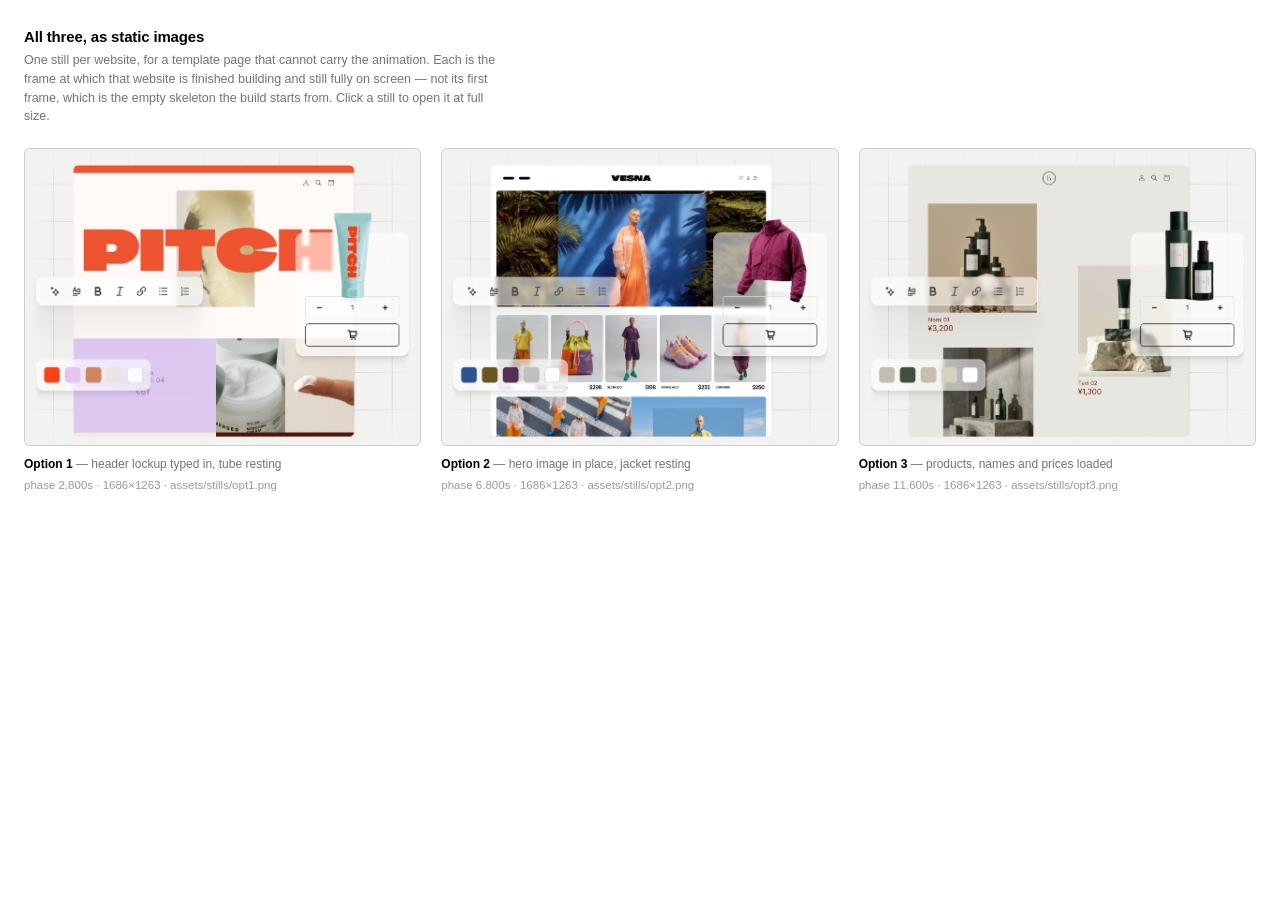
<file: template-static.html>
<!DOCTYPE html>
<html lang="en">
<head>
<meta charset="utf-8">
<meta name="viewport" content="width=device-width, initial-scale=1">
<title>All three, as static images</title>

<!-- ─────────────────────────────────────────────────────────────────────────
     The static counterpart to template-build.html.

     The production template page cannot carry the animation, so each of the
     three websites needs one still.  These three are not screenshots taken by
     eye: template-build.html is driven entirely by CSS animations on a single
     12.8s clock (bd-slide-1/2/3 and everything hung off them, builds.css), so
     the page can be frozen at an exact phase by setting currentTime on every
     animation and pausing it, and each product clip seeked to whatever film.js
     would have put it at for that phase.  The three stills are the frames at

         opt1   2.800s     opt2   6.800s     opt3  11.600s

     which is, for each layer, the LAST instant it is still fully centred with
     its cart panel fully in -- the finished website, immediately before it
     slides away.  That is deliberately not the first frame: at the instant a
     layer arrives (12.500 / 3.700 / 7.700s) its build has not run yet, so opt1
     has an empty header field, opt2 an empty image placeholder, opt3 three
     empty placeholders with no names and no prices, and all three products are
     caught mid-tumble.  The still has to be the settled state to read as a
     storefront, which is also what the product-poster.png files already are.

     PNG and not JPEG because these are handoff masters -- re-cropping or
     re-scaling a JPEG compounds its loss.  A mozjpeg -quality 96 set measures
     50.8-52.7 dB whole-frame and 51.9-53.6 dB over the text, i.e. visually
     lossless, at 729,202 B against 2,058,018 -- worth swapping in if the
     production page is payload-bound, but that is a decision for that page.

     Not generated by .tools/gen_template_variants.py -- that harness is lost,
     and this file is hand-maintained.  Named template-static.html rather than
     the historical template-still.html so it cannot collide if the generator
     is ever rebuilt.
     ───────────────────────────────────────────────────────────────────────── -->

<style>
  :root { --line: rgba(0,0,0,.12); --ink: #000; --mute: rgba(0,0,0,.55); }
  * { box-sizing: border-box; }
  html, body { margin: 0; }
  body {
    font-family: Inter, -apple-system, BlinkMacSystemFont, "Segoe UI", Helvetica, Arial, sans-serif;
    -webkit-font-smoothing: antialiased;
    background: #fff;
    color: var(--ink);
    padding: 28px 24px 40px;
  }

  .head { max-width: 1600px; margin: 0 auto 22px; }
  .head h1 {
    margin: 0 0 6px;
    font-size: 15px; font-weight: 600; letter-spacing: -0.01em;
  }
  .head p {
    margin: 0;
    font-size: 12.5px; line-height: 1.5; color: var(--mute);
    max-width: 68ch;
  }

  /* Three in a row, wrapping to one column on a narrow viewport.  minmax(0,1fr)
     and not 1fr so the images can actually shrink inside their tracks. */
  .row {
    max-width: 1600px; margin: 0 auto;
    display: grid;
    grid-template-columns: repeat(3, minmax(0, 1fr));
    gap: 20px;
  }
  @media (max-width: 1080px) { .row { grid-template-columns: minmax(0, 1fr); } }

  figure { margin: 0; display: flex; flex-direction: column; gap: 10px; }

  .shot {
    display: block;
    border: 1px solid var(--line);
    border-radius: 6px;
    overflow: hidden;
    background: #e9e9e6;
    line-height: 0;
  }
  .shot:focus-visible { outline: 2px solid #000; outline-offset: 2px; }
  .shot img { display: block; width: 100%; height: auto; }

  figcaption { font-size: 12px; line-height: 1.45; }
  .cap__name { font-weight: 600; }
  .cap__what { color: var(--mute); }
  .cap__meta {
    margin-top: 3px;
    color: rgba(0,0,0,.4);
    font-variant-numeric: tabular-nums;
    font-size: 11.5px;
  }
</style>
</head>
<body>

<div class="head">
  <h1>All three, as static images</h1>
  <p>One still per website, for a template page that cannot carry the animation.
     Each is the frame at which that website is finished building and still fully
     on screen &mdash; not its first frame, which is the empty skeleton the build
     starts from. Click a still to open it at full size.</p>
</div>

<div class="row">

  <figure>
    <a class="shot" href="assets/stills/opt1.png" target="_blank" rel="noopener">
      <img src="assets/stills/opt1.png" width="1686" height="1263"
           alt="Option 1 &mdash; the header lockup typed into the field, cosmetics tube resting in front of the storefront">
    </a>
    <figcaption>
      <span class="cap__name">Option&nbsp;1</span>
      <span class="cap__what">&mdash; header lockup typed in, tube resting</span>
      <div class="cap__meta">phase 2.800s &middot; 1686&times;1263 &middot; assets/stills/opt1.png</div>
    </figcaption>
  </figure>

  <figure>
    <a class="shot" href="assets/stills/opt2.png" target="_blank" rel="noopener">
      <img src="assets/stills/opt2.png" width="1686" height="1263"
           alt="Option 2 &mdash; the hero photograph dropped into its frame, jacket resting in front of the storefront">
    </a>
    <figcaption>
      <span class="cap__name">Option&nbsp;2</span>
      <span class="cap__what">&mdash; hero image in place, jacket resting</span>
      <div class="cap__meta">phase 6.800s &middot; 1686&times;1263 &middot; assets/stills/opt2.png</div>
    </figcaption>
  </figure>

  <figure>
    <a class="shot" href="assets/stills/opt3.png" target="_blank" rel="noopener">
      <img src="assets/stills/opt3.png" width="1686" height="1263"
           alt="Option 3 &mdash; all three product images loaded with their names and prices, bottles resting in front of the storefront">
    </a>
    <figcaption>
      <span class="cap__name">Option&nbsp;3</span>
      <span class="cap__what">&mdash; products, names and prices loaded</span>
      <div class="cap__meta">phase 11.600s &middot; 1686&times;1263 &middot; assets/stills/opt3.png</div>
    </figcaption>
  </figure>

</div>

</body>
</html>
</file>
<file: styles.css>
/* ============================================================================
   PPC | Motion — "Start an online store for free"
   Figma:     J6H0sdLAoUE045mWbC8YuD, node 50:15629 (Template)
   Marquee:   motion ported from https://www.shopify.com/zh/ppc/online-store
   Geometry:  px values are the Figma values verbatim (get_metadata-verified)
   ========================================================================= */

/* Shopify Inter — the same Inter-Variable face shopify.com serves */
@font-face {
  font-family: "Shopify Inter";
  src: url("assets/fonts/Inter-Variable.woff2") format("woff2");
  font-weight: 100 900;
  font-style: normal;
  font-display: swap;
}

:root {
  /* ── Figma variables (get_variable_defs, node 50:15629) ────────────────── */
  --screen-width: 1440px;
  --container-width: 1260px;

  --color-theme-surface-1: #f2f2f0;
  --color-theme-surface-2: #f2f2f0;
  --color-theme-content-heading: #000000;
  --color-theme-content-body: rgba(0, 0, 0, 0.6);
  --color-theme-bg-input: #ffffff;
  --color-theme-border-input: rgba(0, 0, 0, 0.2);
  --color-theme-content-input-label: #000000;
  --color-component-button-primary-bg: #000000;
  --color-component-button-primary-content: #ffffff;
  --color-component-logo-group-bg: transparent;
  --color-shade-5: #f2f2f2;

  --spacing-xs: 8px;
  --spacing-sm: 16px;
  --spacing-md: 24px;
  --spacing-xl: 40px;
  --spacing-2xl: 80px;
  --spacing-overlap-2xl: 144px;   /* hero padding-bottom */
  --spacing-section-pb: 128px;    /* section padding-bottom (282 − 34 − 40 − 80) */
  --spacing-margin: 90px;
  --spacing-gutter: 24px;
  --spacing-header-height: 72px;
  --spacing-section-overlap: 64px; /* Figma −64px root gap, applied as margin */
  --spacing-button-sm-px: 22px;
  --spacing-button-sm-py: 10px;

  --font-theme-heading: "Shopify Inter";
  --font-theme-body: "Shopify Inter";

  --text-theme-t1: 64px;            --text-theme-t1--line-height: 69px;
  --text-theme-t1--letter-spacing: -1.28px;   --text-theme-t1--font-weight: 330;
  --text-theme-t5: 28px;            --text-theme-t5--line-height: 34px;
  --text-theme-t5--letter-spacing: -0.28px;   --text-theme-t5--font-weight: 360;
  --text-theme-body-lg: 20px;       --text-theme-body-lg--line-height: 28px;
  --text-theme-body-lg--font-weight: 400;
  --text-theme-body-sm: 14px;       --text-theme-body-sm--line-height: 18px;
  --text-theme-body-sm--font-weight: 420;
  --text-theme-input-label: 16px;   --text-theme-input-label--line-height: 24px;
  --text-theme-input-label--font-weight: 400;
  --text-component-button-sm: 16px; --text-component-button-sm--line-height: 24px;
  --text-component-button-sm--font-weight: 550;

  /* ── Marquee ───────────────────────────────────────────────────────────── */
  /* reference instance runs 29.4s over a 1404px track = 47.76 px/s.
     44.1s is that same speed over this page's 2106.67px track;
     marquee.js re-derives it from the measured track so speed stays constant. */
  --marquee-duration: 44.1s;
  --stage-scale: 1;
}

*, *::before, *::after { box-sizing: border-box; }
html { -webkit-text-size-adjust: 100%; }

body {
  margin: 0;
  background: var(--color-theme-surface-1);
  color: var(--color-theme-content-heading);
  font-family: var(--font-theme-body), "Inter", -apple-system, BlinkMacSystemFont,
               "Segoe UI", Helvetica, Arial, sans-serif;
  -webkit-font-smoothing: antialiased;
}

img { border-style: none; }

.visually-hidden {
  position: absolute; width: 1px; height: 1px; padding: 0; margin: -1px;
  overflow: hidden; clip: rect(0 0 0 0); white-space: nowrap; border: 0;
}

/* ── Page shell ─────────────────────────────────────────────────────────────
   The header sits in flow, so the page block is pulled up under it and the hero
   re-adds the 72px as padding (per Header (L1) placement guidance). */
.page { margin-top: calc(-1 * var(--spacing-header-height)); }

/* ── Type ramp ──────────────────────────────────────────────────────────── */
.t1, .t5 { margin: 0; font-family: var(--font-theme-heading); color: var(--color-theme-content-heading); }
.t1 {
  font-size: var(--text-theme-t1);
  line-height: var(--text-theme-t1--line-height);
  letter-spacing: var(--text-theme-t1--letter-spacing);
  font-weight: var(--text-theme-t1--font-weight);
}
.t5 {
  font-size: var(--text-theme-t5);
  line-height: var(--text-theme-t5--line-height);
  letter-spacing: var(--text-theme-t5--letter-spacing);
  font-weight: var(--text-theme-t5--font-weight);
}
/* .body-sm went with the CTA: it styled the hero disclaimer and nothing else, and
   its max-width: 512px was that disclaimer tracking the field width.  The card's
   own .signup-card__disclaimer replaced it.  The --text-theme-body-sm tokens stay
   -- those are the design system's palette, not a consumer. */
.body-lg { margin: 0; color: var(--color-theme-content-body);
  font-size: var(--text-theme-body-lg);
  line-height: var(--text-theme-body-lg--line-height);
  font-weight: var(--text-theme-body-lg--font-weight);
}

/* ── Button ─────────────────────────────────────────────────────────────── */
.btn {
  display: inline-flex; align-items: center; justify-content: center; gap: 8px;
  border: 0; border-radius: 30px; cursor: pointer; text-decoration: none;
  white-space: nowrap;
  font-family: var(--font-theme-body);
  font-size: var(--text-component-button-sm);
  line-height: var(--text-component-button-sm--line-height);
  font-weight: var(--text-component-button-sm--font-weight);
  padding: var(--spacing-button-sm-py) var(--spacing-button-sm-px);
  transition: opacity 150ms ease-out, transform 150ms ease-out;
}
.btn--primary {
  background: var(--color-component-button-primary-bg);
  color: var(--color-component-button-primary-content);
}
.btn--primary:hover { opacity: 0.85; }
.btn--primary:active { transform: scale(0.985); }
.btn--lg { height: 44px; }

/* ── Header (L1) — Figma 50:15686 ───────────────────────────────────────── */
/* Not sticky -- the logo and the Start-free-trial button scroll away with the page.
   `relative` rather than `static`: the hero is pulled up 72px underneath this header,
   so the header needs a working z-index to stay above the hero's background, and
   z-index is ignored on static elements. Both occupy the same space in flow, so
   nothing moves -- test_template.py compares .header's box against index.html. */
.header { position: relative; z-index: 50; width: 100%; pointer-events: none; }
.header__nav {
  display: flex; align-items: center; justify-content: space-between;
  height: var(--spacing-header-height);
  padding: 0 var(--spacing-margin);
  max-width: var(--screen-width);
  margin: 0 auto;
  pointer-events: auto;
}
.header__main-nav      { display: flex; align-items: center; gap: 32px; height: var(--spacing-header-height); }
.header__secondary-nav { display: flex; align-items: center; gap: 32px; height: 44px; }
.header__logo          { display: flex; align-items: center; }
/* lockup viewBox is 500 × 142.8 → at 36px tall it is exactly Figma's 126.05px wide */
.header__logo img      { display: block; width: 126.0504px; height: 36px; } /* explicit: never let a replaced leaf size itself */

/* ── Hero Floating Image — Figma 50:15630 ───────────────────────────────── */
.hero {
  background: var(--color-theme-surface-2);
  padding-top: var(--spacing-header-height);
}
.hero__inner {
  /* flex-start, not center, and that is load-bearing for the ANIMATION.  While the
     image column was the taller of the two it defined the hero height and sat at
     y=72; centring had nothing to do.  The .signup-card made the text column 18.7188
     taller, so centring started splitting that excess and dropped the image column
     by 9.3594 -- a FRACTIONAL offset, which puts the whole stage on half-pixel rows
     and smears every shadow ramp across two of them.  test_anim caught it: the two
     opt3 shadows fell to 0.854 and 0.876 of what their own gradients predict, under
     the 0.90 floor, with nothing wrong with the shadows.  Top-aligning holds the
     stage at y=152 on integer rows, where all three product shadows were fitted.
     The column-direction breakpoints declare align-items: stretch themselves, so
     the phone's HORIZONTAL alignment does not ride on this word. */
  display: flex; align-items: flex-start; justify-content: space-between;
  max-width: var(--screen-width); margin: 0 auto;
  padding: 0 var(--spacing-margin);
}
.hero__content, .hero__image {
  display: flex; flex-direction: column; align-items: flex-start;
  padding-top: var(--spacing-2xl);
  padding-bottom: var(--spacing-overlap-2xl);
  flex: none;
}
.hero__content { width: 618px; }
.hero__image   { width: 511px; }

.heading-group-cta        { display: flex; flex-direction: column; gap: var(--spacing-md); width: 100%; }
.heading-group-cta--narrow{ width: 832px; max-width: 100%; }
.heading-group            { display: flex; flex-direction: column; gap: var(--spacing-sm); width: 100%; }
.cta                      { display: flex; flex-direction: column; gap: var(--spacing-sm); width: 100%; }

/* ── Email-capture card — STRUCTURE from the component, NUMBERS from the shot ─
   The component is the free-trial project's canonical .signup-card (Figma node
   207:6658).  Every number below was measured off the reference screenshot the
   user shared, which is a DPR-1 unscaled 1570px capture -- established three
   ways before trusting a single pixel: this page's own subhead line rendered in
   this page's own font gives 618px of ink against the screenshot's 616 (0.32%);
   the card's straight edges show NO antialiasing (239 -> 19 in one step), so it
   sits on integer coordinates; and three independent integers land exactly (card
   512 wide, disc 48, pill inner width 512 - 2x24 = 464).

   Where the component and the reference disagree the reference wins, and they
   disagree about nearly everything except the box sizes:

     component                           reference (what is built here)
     ──────────────────────────────────  ───────────────────────────────────────
     #02090a flat + 1px white-17% rim    linear-gradient(#171717 -> #000), NO rim
     radius 35                           radius 40
     padding 18 / 10 / 10                padding 24 / 24 / 20
     label inset a further 15px          label FLUSH with the pill, both at 24
     pill #171717 + 1px white-30%        pill white-20% fill + 1px white-20% rim
     pill 58 tall, 5 pad, text at 15     pill 56 tall, text at 24, disc 4 from end
     title 24/300, letter-spacing -0.18  18/400, letter-spacing 0, white-95%
     (single line)                       + 18/400 white-70%  <- a NEW element
     disclaimer 11px                     12px, white-50%
     FILLED arrow 17x16                  STROKED arrow 16x12, 1px, black
     borderless at rest, white on hover  white disc at rest

   None of the four alphas is a guess.  Each line's ink histogram has a hard wall
   -- 384 pixels at luma 243, 502 at 183, 190 at 133, 196 at 254 -- which against
   the card fill underneath fixes 0.95 / 0.70 / 0.50 / 1.00 exactly.  The two top
   lines are the SAME size and the SAME weight: what separates them is colour, not
   type, which is why the earlier build's 500/400 pairing read wrong.

   The pill's 0.20 fill and 0.20 rim were solved at three independent edges (top
   97, bottom 94, left 96) and reproduce all three to within one level.  It is
   TRANSLUCENT, not a flat grey -- which is why its value tracks the card's
   gradient downward (58 at the pill's top edge, 54 at its bottom) instead of
   sitting flat, and why a solid #171717 could never match it at both ends.

   letter-spacing is 0, not the component's -0.01em.  Both hypotheses fit any ONE
   string (18px at ls 0 and 18.4px at ls -0.18 predict the same width), so it was
   settled across all four: ls 0 gives the integers 18 / 18 / 12 / 16, ls -0.01em
   gives 18.42 / 18.36 / 12.19 / 16.19.

   Kept from the component because the screenshot cannot contradict it: the <form>
   itself, the flex column, the fully-round pill, the 48px disc, and the input's
   aria-label rather than a <label for> (no id to duplicate across the six
   generated pages).  Dropped: font-feature-settings "ss03", a ShopifySans feature
   this project's "Shopify Inter" does not carry.

   The rhythm sums to the measured 184px card height:
     24 pad + 23.4 L1 + 2 + 23.4 L2 + 11 + 14.4 L3 + 10 + 56 pill + 20 pad = 184.2
   Those three gaps are not taste either: they were solved from the ink-top of
   each line in the reference (+27, +52, +86) and the pill's top edge (+108),
   after confirming that line 1's ink sits 3px below its own line box in both.
--------------------------------------------------------------------------- */
.signup-card {
  width: 100%;
  max-width: 512px;
  border-radius: 40px;
  background: linear-gradient(180deg, #171717 0%, #000 100%);
  padding: 24px 24px 20px;
  display: flex;
  flex-direction: column;
  gap: 10px;
  text-align: left;
}

/* Headline + benefit + disclaimer.  No horizontal padding of its own: in the
   reference the copy and the pill share one left edge at 24px from the card, so
   the component's extra `padding: 0 15px` would push the copy 15px off it. */
.signup-card__label {
  display: flex;
  flex-direction: column;
  align-items: flex-start;
  gap: 2px;
}

.signup-card__cta,
.signup-card__benefit {
  margin: 0;
  font-size: 18px;
  font-weight: 400;
  line-height: 1.3;
}
.signup-card__cta     { color: rgba(255, 255, 255, 0.95); }
.signup-card__benefit { color: rgba(255, 255, 255, 0.7); }

/* 9px of its own on top of the label's 2px gap = the measured 11px separation. */
.signup-card__disclaimer {
  margin: 9px 0 0;
  font-weight: 400;
  font-size: 12px;
  line-height: 1.2;
  color: rgba(255, 255, 255, 0.5);
}

/* Inner email pill.  border-box is global, so 56 tall with a 1px rim leaves 54
   inside; the 48px disc centred in that is the measured 3px clear top and bottom,
   and padding-right 4 puts its right edge 4px from the rim.  align-items: center
   is what stops the disc stretching to 46. */
.signup-card__field {
  display: flex;
  align-items: center;
  gap: 10px;
  height: 56px;
  padding: 4px 4px 4px 24px;
  border-radius: 100px;
  border: 1px solid rgba(255, 255, 255, 0.2);
  background: rgba(255, 255, 255, 0.2);
}

.signup-card__email {
  flex: 1 1 auto;
  min-width: 0;
  height: 100%;
  border: 0;
  background: transparent;
  color: #fff;
  font-family: inherit;
  font-weight: 400;
  font-size: 16px;
  text-overflow: ellipsis;
}
/* Measured 254/255 -- the placeholder is the one string in the card at FULL
   white, brighter than the headline above it. */
.signup-card__email::placeholder { color: #fff; opacity: 1; }
.signup-card__email:focus        { outline: none; }

/* Circular submit — a white disc at rest, dimming on hover. */
.signup-card__submit {
  flex: 0 0 auto;
  display: grid;
  place-items: center;
  width: 48px;
  height: 48px;
  border: 0;
  border-radius: 50%;
  background: #fff;
  color: #000;
  cursor: pointer;
  transition: background-color 180ms ease, transform 180ms ease;
}
.signup-card__submit:hover,
.signup-card__submit:focus-visible { background: rgba(255, 255, 255, 0.82); }
.signup-card__submit:focus-visible { outline: 2px solid #fff; outline-offset: 2px; }
.signup-card__submit:active        { transform: scale(0.96); }

/* 16x12 of ink at a 1px stroke.  The shaft reads as TWO rows at half coverage
   (128, 128) rather than one solid row, which is a 1px stroke centred on the
   disc's half-pixel midline -- a 1.5px stroke would paint one row solid and two
   at a quarter.  That is the measurement that sets the width. */
.signup-card__arrow { width: 16px; height: 12px; display: block; }

/* ── Hero mockup stage — Figma 50:15634 (511 × 383.25, clipped) ─────────── */
.stage {
  width: calc(511px * var(--stage-scale));
  height: calc(383.25px * var(--stage-scale));
  overflow: hidden;
}
.stage__inner {
  position: relative;
  width: 511px; height: 383.25px;
  transform: scale(var(--stage-scale));
  transform-origin: top left;
}

/* gradient guide arcs — outer box = Figma frame, img = Figma's negative bleed.
   NOTE: these SVGs are replaced elements, so four inset values do NOT size
   them — an abs-positioned replaced element with auto width/height falls back
   to its intrinsic size and the over-constrained edge is dropped. Both leaf
   dimensions are therefore declared explicitly. */
.arc     { position: absolute; left: 0; width: 511px; }
.arc img { position: absolute; display: block; left: 0; width: 100%; }
.arc--1  { top: 11.2166px;  height: 67.5505px;  }
.arc--2  { top: 236.9458px; height: 119.8417px; }
.arc--3  { top: 306.9042px; height: 67.4431px;  }
.arc--1 img { top: -0.45%; height: 100.90%; }   /* 67.5505 -> 68.158 */
.arc--2 img { top: -0.24%; height: 100.49%; }   /* 119.8417 -> 120.429 */
.arc--3 img { top: -0.31%; height: 100.76%; }   /* 67.4431 -> 67.956 */

/* Website — Figma I50:15634;1725:137913 */
.site {
  position: absolute; left: 18.25px; top: 38.4873px;
  width: 377.1667px;
  display: flex; flex-direction: column;
  border-radius: 16px; overflow: hidden;
  box-shadow:
    0 27.983px 3.954px rgba(0, 0, 0, 0),
    0 17.642px 3.65px  rgba(0, 0, 0, 0.01),
    0 10.342px 3.042px rgba(0, 0, 0, 0.02),
    0 4.258px  2.129px rgba(0, 0, 0, 0.03),
    0 1.217px  1.217px rgba(0, 0, 0, 0.04);
}
.site__header {
  display: flex; align-items: center; justify-content: space-between;
  background: #fff; padding: 6.0833px 24.3333px;
}
.site__nav-pill { display: block; width: 18.8583px; height: 3.0417px; border-radius: 75.745px; background: var(--color-shade-5); }
.site__icons     { display: flex; align-items: center; gap: 2.4333px; }
.site__icons img { display: block; width: 7.3px; height: 7.3px; }

.site__banner       { position: relative; height: 176.4167px; display: flex; align-items: flex-end; padding: 14.6px 24.3333px; overflow: hidden; }
.site__banner-img   { position: absolute; inset: 0; width: 100%; height: 100%; object-fit: cover; }
.site__banner-scrim { position: absolute; inset: 0; background: rgba(0, 0, 0, 0.25); }
.site__banner-copy  { position: relative; width: 166.6833px; display: flex; flex-direction: column; color: #fff; }
.site__banner-title { margin: 0; font-size: 21.9px; font-weight: 600; line-height: normal; }
.site__banner-sub   { margin: 0; font-size: 6.08px;  font-weight: 400; line-height: normal; }

.site__products    { display: flex; align-items: flex-start; gap: 4.8667px; background: #fff; padding: 9.7333px 24.3333px; }
.site__product     { display: flex; flex-direction: column; justify-content: center; gap: 4.8667px; flex: none; }
.site__product-img { display: block; object-fit: cover; }
/* products 1–2 are 79.0833px square, 3–4 are 79.6917px — Figma has both */
.site__product--a, .site__product--a .site__product-img { width: 79.0833px; }
.site__product--a .site__product-img { height: 79.0833px; }
.site__product--b, .site__product--b .site__product-img { width: 79.6917px; }
.site__product--b .site__product-img { height: 79.6917px; }
.site__bars      { display: flex; flex-direction: column; gap: 2.4333px; }
.site__bar       { display: block; height: 2.4333px; border-radius: 75.745px; background: var(--color-shade-5); }
.site__bar--long { width: 60.8333px; }
.site__bar--short{ width: 24.3333px; }

/* Card — Figma I50:15634;1725:137952 */
.qty-card {
  position: absolute; right: 18.25px; top: 101.5917px;
  width: 146px; height: 159.3833px;
  background: #fff; border-radius: 16px;
  display: flex; flex-direction: column; align-items: center; justify-content: flex-end;
  gap: 6.0833px; padding: 12.1667px;
  box-shadow:
    0 23.117px 3.346px rgba(0, 0, 0, 0),
    0 14.6px   3.042px rgba(0, 0, 0, 0.01),
    0 8.517px  2.433px rgba(0, 0, 0, 0.03),
    0 3.65px   1.825px rgba(0, 0, 0, 0.05),
    0 1.217px  0.913px rgba(0, 0, 0, 0.06);
}
.qty-card__shadow { display: block; width: 110.7167px; height: 6.6917px; flex: none; }
.qty-card__amount {
  display: flex; align-items: center; justify-content: space-between; width: 100%;
  border: 0.6083px solid #ddd; border-radius: 4px; padding: 8.5167px 14.6px; flex: none;
}
.qty-card__minus { display: block; width: 6.0833px; height: 1.2167px; background: #000; flex: none; }
.qty-card__plus  { position: relative; display: block; width: 6.0833px; height: 6.0833px; flex: none; }
.qty-card__plus::before, .qty-card__plus::after {
  content: ""; position: absolute; left: 0; top: 2.4333px;
  width: 6.0833px; height: 1.2167px; background: #000;
}
.qty-card__plus::after { transform: rotate(90deg); }
.qty-card__value { font-size: 8.52px; line-height: 12.1667px; color: #000; font-weight: 400; }
.qty-card__button {
  display: flex; align-items: center; justify-content: center; width: 100%;
  border: 0.6083px solid #000; border-radius: 8px; padding: 8.5167px 12.1667px; flex: none;
}
.qty-card__button img { display: block; width: 12.1667px; height: 12.775px; }

/* Colour swatches — Figma I50:15634;1725:137962 */
.swatches {
  position: absolute; right: 18.0889px; top: 278.0083px;
  display: flex; flex-direction: column; align-items: center;
  background: #fff; border-radius: 10.874px; padding: 7.3px;
  box-shadow:
    0 17.033px 2.433px rgba(0, 0, 0, 0),
    0 10.95px  2.129px rgba(0, 0, 0, 0.01),
    0 6.083px  1.825px rgba(0, 0, 0, 0.03),
    0 3.042px  1.521px rgba(0, 0, 0, 0.04),
    0 0.608px  0.608px rgba(0, 0, 0, 0.05);
}
.swatches__row   { display: flex; align-items: center; gap: 4.8667px; }
.swatch          { display: block; width: 14.6px; height: 14.6px; border-radius: 99px; flex: none; }
.swatch--outlined{ background: #fff; border: 0.6083px solid #d1d1d1; }

/* zest wordmark + floating product cutout */
.zest   { position: absolute; left: 194.6666px; top: 43.8003px; width: 19.8229px;  height: 8.7147px;   display: block; }
.cutout { position: absolute; left: 354.05px;   top: 57.7917px; width: 133.8333px; height: 133.8333px; display: block; object-fit: cover; }

/* ── Section: heading + logo marquee — Figma 50:15635 ──────────────────── */
.section {
  background: var(--color-theme-surface-1);
  display: flex; flex-direction: column; align-items: center;
  gap: var(--spacing-xl);
  padding-top: 0;
  padding-bottom: var(--spacing-section-pb);
  margin-top: calc(-1 * var(--spacing-section-overlap));
  overflow: hidden;
}
.section-heading {
  width: var(--container-width);
  max-width: calc(100% - (2 * var(--spacing-margin)));
  display: flex; flex-direction: column; align-items: flex-start;
}

/* ── Logo Group Marquee — Figma 50:15637 ───────────────────────────────────
   Structure + motion lifted from shopify.com/zh/ppc/online-store:
     • container: flex, overflow hidden
     • N identical tracks, each min-width:100% and flex-shrink:0
     • each track: animation: marquee-ltr <dur> linear infinite
     • @keyframes marquee-ltr { 0% translateX(-100%) → 100% translateX(0) }
   Logos therefore enter at the left edge and travel right, at a constant
   linear rate with no easing and no pause. */
.logo-marquee {
  display: flex;
  width: 100%;
  overflow: hidden;
  background: var(--color-component-logo-group-bg);
}
.logo-track {
  display: flex;
  min-width: 100%;
  flex-shrink: 0;
  align-items: flex-start;
  justify-content: space-around;
  gap: var(--spacing-gutter);
  padding: 0 12px;
  margin: 0;
  list-style: none;
  animation: marquee-ltr var(--marquee-duration) linear infinite;
  will-change: transform;
}
@keyframes marquee-ltr {          /* reference keyframes, verbatim */
  0%   { transform: translateX(-100%); }
  100% { transform: translateX(0); }
}
.logo-cell {
  position: relative;
  flex: none;
  height: 80px;
  aspect-ratio: 186.667 / 80;     /* Figma logo cell */
  overflow: hidden;
}
.logo-cell img {
  /* Each logo's inline left/top/width/height is the Figma inset expressed as
     an explicit box; the % width/height are that logo's intrinsic size over
     the 186.667x80 cell, so the marquee scales without distorting any mark.
     Both dimensions must stay explicit: these SVGs are preserveAspectRatio
     ="none" replaced elements, which ignore an over-constrained inset and
     snap back to intrinsic size. Never collapse these to width/height:100%. */
  position: absolute;
  display: block;
}

/* ── Reduced motion — reference collapses the marquee to a static grid ──── */
@media (prefers-reduced-motion: reduce) {
  .logo-marquee { max-width: 1152px; margin: 0 auto; }
  .logo-track {
    animation: none;
    flex-wrap: wrap;
    justify-content: center;
    width: 100%;
    gap: var(--spacing-md);
  }
  .logo-track[aria-hidden="true"] { display: none; }
  .logo-cell { width: calc(20% - var(--spacing-md)); height: auto; }
  .btn { transition: none; }
}

/* ── Responsive fallback ───────────────────────────────────────────────────
   The supplied node is the XL/LG desktop template only — the MD/SM/XS Screen
   variants were not part of it, so these are a graceful degradation rather
   than a spec'd breakpoint. */
@media (max-width: 1200px) {
  :root { --spacing-margin: 48px; --stage-scale: 0.82; }
  .hero__content { width: 54%; }
  .hero__image   { width: auto; }
  .t1 { font-size: 54px; line-height: 60px; letter-spacing: -1.08px; }
}
@media (max-width: 900px) {
  :root {
    --spacing-margin: 24px;
    --spacing-overlap-2xl: 72px;
    --spacing-section-pb: 72px;
    --spacing-section-overlap: 0px;
    --stage-scale: 1;
  }
  .hero__inner   { flex-direction: column; align-items: stretch; }
  .hero__content { width: 100%; padding-bottom: 0; }
  .hero__image   { width: 100%; align-items: center; padding-top: 40px; }
  .t1            { font-size: 40px; line-height: 46px; letter-spacing: -0.8px; }
  .body-lg       { font-size: 18px; line-height: 26px; }
  .heading-group-cta--narrow { width: 100%; }
  .section-heading { max-width: calc(100% - (2 * var(--spacing-margin))); }
  .logo-cell     { height: 64px; }
}
/* ── Phone — measured, not guessed ─────────────────────────────────────────
   The block above is degradation.  This one is not: every number below was read
   back out of Chrome off shopify.com/ppc/online-store at a 430px viewport --
   the width all.html's Mobile tab pins its panel to -- so the phone layout is
   the reference page's own structure rather than the desktop template folded up.
   Only the STRUCTURE is borrowed.  The copy is the English page's throughout.

     side margin       16px          398px of content in a 430 viewport
     h1                36 / 40.32    no tracking at this size
     subhead           18 / 26       ours; the reference runs 18 / 25.2
     CTA               the .signup-card, full width, 30px corners
     visual            the full content width, 32px under the copy
     section heading   22 / 26, -0.11px
     logo cells        149 x 64, 8px apart
     header CTA        a plain text link, not a pill

   The CTA is the one line NOT measured off that page.  Through round 26 it read a
   light 56px field with a 60px pill stepping out below, and the phone rules split
   the desktop row into that column -- same DOM, both ways.  The design has since
   moved to the dark .signup-card (see its block above), which is already a column
   at every width, so the split is gone and the phone carries the same card at full
   width.  The one number that changes is the radius, 35 -> 30, which is the
   free-trial project's own mobile override for this component.  Still same DOM at
   both widths, which is still why the animation page needs no mobile variant. */
@media (max-width: 560px) {
  :root {
    --spacing-margin: 16px;
    --spacing-2xl: 32px;           /* h1 sits 32px under the 72px header */
    --spacing-overlap-2xl: 40px;   /* visual -> section heading */
    --spacing-section-pb: 80px;

    /* ── The signup docks to the bottom of the screen ──────────────────────
       "for mobile, can we move the dark signup to the bottom of the screen --
       like this example here - shopify.com/zh/free-trial"

       Measured on that page at this same 430px viewport rather than read off
       its DOM order, because the two disagree.  In source the form comes
       after the headline, which reads as a reorder; rendered, the form's
       ancestor is `div.w-full.px-2.bottom-4` at **position: fixed**, 430 wide
       with 8px of side padding, `bottom: 16px`, `z-index: 10`, no background
       of its own and no scrim -- and it is byte-for-byte the same box at
       scrollY 0, 1500, 3400 and at the foot of a 4808px page.  So the design
       is a DOCK, not a reorder: a reorder would have put the card below the
       visual and let it scroll away.

       Copied: fixed, 16px off the bottom, over everything, opaque card, no
       scrim.  Not copied: their 8px side padding.  This page's phone column
       is 16px and the card is 398 wide at every other width, so docking at
       8px would make it the only element not sharing that edge, and would
       re-flow the card's internals to buy 8px.

       --signup-dock-h buys the card's height back at the END of the page.  It
       has to be a typed number because CSS cannot read an element's height,
       so test_template asserts it is still >= what the card actually measures
       -- a card that grows a line would otherwise hide the logo strip behind
       the dock with nothing to say so.

       THE DOCK LANDING ON THE LOGO SOUP IS INTENDED -- do not "fix" it.  Asked
       directly, the answer was: "it would cover it for sure and the logic here
       is that on scroll, it would show up since the dark sign up would be
       sticky and follow the scroll."  So the requirement is NOT "nothing sits
       behind the dock"; it is "the logo row becomes fully visible once you have
       scrolled", and that is the shape test_template asserts.

       Measured at five viewports -- 430x932, 430x700, 430x1200, 390x844,
       360x640 -- the row is behind the dock at rest wherever the page scrolls
       at all, and clears it by 81.7-81.9px at the foot of the scroll in every
       one.  That margin is viewport-independent because both edges are fixed
       relative to the document's bottom: the reserve grows the page by the same
       amount the dock occupies.  On a viewport tall enough that the page does
       not scroll (430x1200) the row is already clear by 194.7px at rest, so the
       promise holds without a scroll to redeem it.

       Letterforms from the marquee pass through the 16px gutters either side of
       the card at rest.  A full-bleed page-coloured backdrop would hide them;
       it was offered and not taken, because it invents a scrim the
       shopify.com/free-trial reference does not have.  Leave the gutters. */
    --signup-dock-h: 186px;        /* the card measures 184.2 at 430: 44 of padding,
                                      72.2 of label, 10 of gap, 56 of pill.  186 is
                                      that plus 1.8 -- headroom for line-height
                                      rounding, NOT for a fourth line of copy, which
                                      would add ~24 and should fail the check instead
                                      of being silently absorbed. */
    --signup-dock-gap: 16px;       /* the reference's own bottom: 16px */
    /* 398 / 511 = 0.7789: the reference visual is exactly the content width.
       Typed per breakpoint because a RATIO cannot be derived from a length in
       CSS -- calc(100cqw / 511) is a length, not the unitless number that
       transform: scale() takes -- and .stage keeps overflow: hidden as the
       backstop for anything between two breakpoints. */
    --stage-scale: 0.7789;
  }
  .t1 { font-size: 36px; line-height: 40.32px; letter-spacing: 0; }
  .t5 { font-size: 22px; line-height: 26px; letter-spacing: -0.11px; }

  .header__secondary-nav .btn {
    height: auto; padding: 0; border-radius: 0;
    background: none; color: var(--color-theme-content-heading);
    font-weight: var(--text-theme-input-label--font-weight);
  }
  .header__secondary-nav .btn:hover { opacity: 1; text-decoration: underline; }

  /* The card fills the 398px column; only the radius softens.  Its internals are
     already a column, so nothing else about it changes shape on the phone. */
  /* 30 has no provenance: it was picked when the desktop card was the component's
     35, and the desktop card is now the reference's 40.  The user shared ONE
     screenshot and it is 1570 wide -- there is no mobile reference for this card.
     Left at 30 rather than re-guessed; raised with the user instead. */
  .signup-card { max-width: none; border-radius: 30px; }

  /* The card leaves the flow, so .cta stops being a flex item of
     .heading-group-cta and contributes no gap either -- the visual moves up by
     the card's full height and clears the dock with room to spare at scroll 0.
     z-index 20 is above the page and below the header's 50; the two never meet,
     the header being in flow at the top and this pinned to the bottom.
     No ancestor of .cta carries a transform, filter or will-change, so `fixed`
     resolves against the viewport and not against a promoted containing block
     -- and inside all.html's Mobile panel that viewport IS the 430px iframe,
     which is what makes the dock behave like a phone's. */
  .cta {
    position: fixed;
    left: var(--spacing-margin); right: var(--spacing-margin);
    bottom: var(--signup-dock-gap);
    width: auto;
    z-index: 20;
  }
  .page { padding-bottom: calc(var(--signup-dock-h) + var(--signup-dock-gap)); }

  .hero__image { padding-top: 32px; }
  .logo-track  { gap: 8px; padding: 0 8px; }
}
/* 511 x 0.70 = 357.7 = the content width at 390, the next common phone down. */
@media (max-width: 390px) {
  :root { --stage-scale: 0.70; }
}
</file>
<file: heroes.css>
/* ============================================================================
   Hero store-builder visuals — Figma J6H0sdLAoUE045mWbC8YuD
   Section 74:42950 "Motion Direction 1 ( New Visuals )"
     Option 1  74:43445  hero-store-builder-fashion  (PITCH, beauty)
     Option 2  74:43447  hero-store-builder-health   (VESNA, fashion)
     Option 3  74:43446  hero-store-builder-food     (B., skincare)

   Each variant is 840x630 and shares one kit (grid, storefront, slider,
   editor card, swatch pill, product card) with a per-variant cutout.
   Geometry is Figma-verbatim from get_metadata except where noted "measured",
   which means recovered from the Figma render because the export was wrong.
   ========================================================================= */

@font-face {
  font-family: "Radio Canada Big";                 /* Option 2 product prices */
  src: url("assets/fonts/RadioCanadaBig-Medium.woff2") format("woff2");
  font-weight: 500;
  font-style: normal;
  font-display: swap;
}
@font-face {
  font-family: "Liter";                            /* Option 1 price */
  src: url("assets/fonts/Liter-Regular.woff2") format("woff2");
  font-weight: 400;
  font-style: normal;
  font-display: swap;
}

.hero-stage {
  --s: 1;                                  /* display scale, 1 = design size */
  position: relative;
  width:  calc(840px * var(--s));
  height: calc(630px * var(--s));
  flex: none;
}

.hero-viz {
  position: absolute;
  top: 0; left: 0;
  width: 840px;
  height: 630px;
  background: var(--color-theme-surface-1, #f2f2f0);
  overflow: hidden;                        /* the Figma hero frame clips */
  transform: scale(var(--s));
  transform-origin: 0 0;
}

/* Every layer is absolutely placed; replaced elements always carry an explicit
   width AND height so a fixed-size leaf can never size itself (CSS 2.1 10.3.8). */
.hero-viz > *,
.hero-viz .hv-editor > *,
.hero-viz .hv-slider > * { position: absolute; }
.hero-viz img { display: block; }

/* ── Grid ──────────────────────────────────────────────────────────────────
   The export writes the stroke bleed one-sided (inset-[-0.21%_0_0_0]). The
   render settles it: horizontals land on pixel rows 74/154/.../554 and
   verticals on columns 60/140/.../780, so a line at SVG 0.5 must sit at *.5
   -> grid-h top 74, grid-v left 60. Both stay crisp. */
.hv-grid-h { left: 0;    top: 74px; width: 840px;     height: 481.001px; }
.hv-grid-v { left: 60px; top: 0;    width: 721.001px; height: 630px;     }

/* ── Storefront screenshot ───────────────────────────────────────────────── */
.hv-storefront {
  border-radius: 10px;
  overflow: hidden;
  box-shadow: 0 4px 10px 1px rgba(0, 0, 0, .25);
  left:   var(--sf-x);
  top:    var(--sf-y);
  width:  var(--sf-w);
  height: var(--sf-h);
}
.hv-storefront > img {
  position: absolute;
  left:   var(--sf-ix);
  top:    var(--sf-iy);
  width:  var(--sf-iw);
  height: var(--sf-ih);
}

/* ── Live storefront ───────────────────────────────────────────────────────
   The flat storefront.jpg above is the Figma render of the site, scaled to fit
   the panel width. .sf replaces it with the site itself: the design's own
   frame (404x510, 1440x3544, 404x528) laid out in NATIVE Figma coordinates and
   dropped onto the panel by ONE scale factor, --sf-k = 563 / --sf-nw. So every
   number in the markup is the number Figma reports, and "the sizes are all
   different" reduces to three values of --sf-k.

   No page scrolls, so only what clears the fold is built: --sf-h / --sf-k of
   native height (390.4 / 1391.4 / 390.2 px). .hv-storefront already clips.

   options.html keeps the raster and stays the Figma-verbatim reference that
   measure_heroes.py diffs against the exported renders — which is why the rule
   above is `> img`, reachable only by that one direct child. */
.hv-storefront > .sf {
  position: absolute;
  left: 0;
  top:  0;
  width:  var(--sf-nw);
  height: var(--sf-nh);
  background: var(--sf-bg);
  transform: scale(var(--sf-k));
  transform-origin: 0 0;
}
/* Every leaf carries its own left/top/width/height inline, straight from Figma. */
.sf * { position: absolute; margin: 0; }
.sf img { display: block; }
.sf-cover { object-fit: cover; }
.sf-clip  { overflow: hidden; }
.sf-t { white-space: nowrap; font-weight: 400; }
.sf-t--liter { font-family: "Liter", Georgia, serif; }
.sf-t--inter { font-family: "Shopify Inter", system-ui, sans-serif; }
.sf-t--rcb {
  font-family: "Radio Canada Big", system-ui, sans-serif;
  font-weight: 500;
  font-size: 16px;
  line-height: 1.24;
  letter-spacing: -0.64px;
  text-transform: uppercase;
  color: #000;
}

/* ── Slider pill ──────────────────────────────────────────────────────────── */
.hv-slider {
  left: 24px; top: 272.235px;
  width: 190.163px; height: 44.63px;
  background: #fff;
  border-radius: 17.464px;
  overflow: hidden;
  box-shadow: 0 131px 37px rgba(0, 0, 0, 0), 0 84px 33px rgba(0, 0, 0, 0),
              0 47px 28px rgba(0, 0, 0, .02), 0 21px 21px rgba(0, 0, 0, .03),
              0 5px 12px rgba(0, 0, 0, .03);
}
/* measured: both bars are 2.62px tall on one centre line at y 294.20 (hero
   space) = 21.965 inside the pill. The export's `border: 1.746px dashed` on a
   0.873px-tall box cannot render this, so the remainder is a gradient whose
   dash 3.504 / pitch 6.896 reproduces all five rendered dashes to +/-0.06px. */
.hv-slider__solid {
  left: 17.314px; top: 20.654px;
  width: 113.566px; height: 2.62px;
  background: #303030;                     /* --p-color-bg-fill-brand */
  border-radius: 1.31px;
}
.hv-slider__dashes {
  left: 142.607px; top: 20.654px;
  width: 30.712px; height: 2.624px;
  background: repeating-linear-gradient(90deg,
    #8a8a8a 0 3.504px, transparent 3.504px 6.896px);   /* --color/input/border */
}
.hv-slider__thumb {
  left: 123.895px; top: 16.18px;           /* centre (154.88, 295.40) in hero space */
  width: 13.971px; height: 13.971px;
  background: #303030;
  border-radius: 50%;
}

/* ── Editor card ──────────────────────────────────────────────────────────── */
/* The shadow is on the Figma GROUP (74:43096), which get_design_context flattens
   to `display: contents` -- so the export drops it entirely. Recovered from the
   render: it reaches 137px below the card, which no single-layer shadow can do
   (steep at the edge, long tail). Fitted over this design's shadow family to an
   RMS of 0.0018 against a 0.139 peak. */
.hv-editor {
  left: 52.431px; top: 343.14px;
  width: 256.138px; height: 103.675px;
  background: #fff;
  border-radius: 10.754px;
  box-shadow: 0 131px 37px rgba(0, 0, 0, .01), 0 84px 33px rgba(0, 0, 0, .015),
              0 47px 28px rgba(0, 0, 0, .04), 0 21px 21px rgba(0, 0, 0, .03),
              0 5px 12px rgba(0, 0, 0, .06);
}
.hv-editor__head {
  left: 0; top: 0;
  width: 256.138px; height: 43.993px;
  background: #f7f7f7;
  mix-blend-mode: multiply;
  border-radius: 10.754px 10.754px 0 0;
}
/* Toolbar icons: each leaf is placed at box origin + its Figma inset, so the
   19.553px hit boxes need no wrapper element. */
.hv-ic--magic     { left:  21.437px; top: 18.503px; width: 12.834px; height: 13.005px; }
.hv-ic--text      { left:  50.004px; top: 17.840px; width: 11.440px; height: 12.960px; }
.hv-ic--chevron   { left:  80.554px; top: 23.070px; width:  7.430px; height:  4.302px; }
.hv-ic--bold      { left: 107.052px; top: 17.593px; width:  9.776px; height: 13.198px; }
.hv-ic--italic    { left: 135.888px; top: 18.085px; width:  9.776px; height: 12.709px; }
.hv-ic--link      { left: 163.340px; top: 17.673px; width: 13.549px; height: 13.555px; }
.hv-ic--bulleted  { left: 192.590px; top: 18.573px; width: 13.687px; height: 11.732px; }
.hv-ic--numbered  { left: 221.679px; top: 16.743px; width: 13.931px; height: 15.154px; }

.hv-bar {
  left: 20.530px;
  height: 4.888px;
  background: var(--color-shade-5, #f2f2f2);
  border-radius: 75.745px;
}
.hv-bar--1 { top: 60.615px; width: 206.279px; }
.hv-bar--2 { top: 70.391px; width: 171.085px; }
.hv-bar--3 { top: 80.169px; width: 188.682px; }

/* ── Swatch pill ──────────────────────────────────────────────────────────── */
.hv-swatch {
  left: 630px; top: 447px;
  width: 176px; height: 48px;
  background: #fff;
  border-radius: 10.874px;
  padding: 12px;
  display: flex;
  gap: 8px;
  box-shadow: 0 28px 4px rgba(0, 0, 0, 0), 0 18px 3.5px rgba(0, 0, 0, .01),
              0 10px 3px rgba(0, 0, 0, .03), 0 5px 2.5px rgba(0, 0, 0, .04),
              0 1px 1px rgba(0, 0, 0, .05);
  box-sizing: border-box;
}
.hv-swatch i {
  width: 24px; height: 24px;
  border-radius: 5px;
  flex: none;
}

/* ── Product card ─────────────────────────────────────────────────────────── */
.hv-card {
  left: var(--card-x); top: 138px;
  width: 240px; height: 262px;
  background: #fff;
  border-radius: 16px;
  padding: 20px;
  box-sizing: border-box;
  display: flex;
  flex-direction: column;
  justify-content: flex-end;               /* puts shadow/amount/button at 116/135/193 */
  gap: 10px;
  box-shadow: 0 38px 5.5px rgba(0, 0, 0, 0), 0 24px 5px rgba(0, 0, 0, .01),
              0 14px 4px rgba(0, 0, 0, .03), 0 6px 3px rgba(0, 0, 0, .05),
              0 2px 1.5px rgba(0, 0, 0, .06);
}
.hv-card__shadow {
  align-self: center;
  width: var(--card-shadow-w);
  height: 9px;
  flex: none;
}
.hv-card__amount {
  width: 200px; height: 48px;              /* Figma "inside" stroke: border-box */
  box-sizing: border-box;
  border: 1px solid #ddd;
  border-radius: 4px;
  padding: 0 24px;
  display: flex;
  align-items: center;
  justify-content: space-between;
  flex: none;
}
.hv-card__minus { width: 10px; height: 2px; background: #000; }
.hv-card__qty {
  font-family: "Shopify Inter", Inter, -apple-system, system-ui, sans-serif;
  font-weight: 400;
  font-size: 14px;
  line-height: 20px;
  color: #000;
}
.hv-card__plus {
  width: 10px; height: 10px;
  background:
    linear-gradient(#000 0 0) no-repeat center / 10px 2px,
    linear-gradient(#000 0 0) no-repeat center / 2px 10px;
}
.hv-card__btn {
  width: 200px; height: 49px;
  box-sizing: border-box;
  border: 1px solid #000;
  border-radius: 8px;
  display: flex;
  align-items: center;
  justify-content: center;
  flex: none;
}
.hv-card__btn img { width: 20px; height: 21px; }

/* ══ Option 1 — 74:43445, PITCH beauty ═══════════════════════════════════ */
.hero-viz--opt1 {
  --sf-x: 152px; --sf-y: 50px;  --sf-w: 563px; --sf-h: 544px;
  --sf-ix: 0;    --sf-iy: -0.0544px; --sf-iw: 563px; --sf-ih: 1439.15px;
  --sf-nw: 404px; --sf-nh: 510px; --sf-bg: #fffaf7;
  --card-x: 570px;
  --card-shadow-w: 112px;
}
/* The tube is rotated -165deg. get_metadata gives a rotated node's PRE-rotation
   origin, not its visual bbox, so the box is placed at that origin with
   transform-origin 0 0 — solved and confirmed to 0.6px against the render. */
.hero-viz--opt1 .hv-cutout {
  left: 745.4766px; top: 305.5635px;
  width: 162.406px; height: 242.076px;
  transform: rotate(-165deg);
  transform-origin: 0 0;
}

/* ══ Option 2 — 74:43447, VESNA fashion ══════════════════════════════════ */
.hero-viz--opt2 {
  --sf-x: 120px; --sf-y: 54px;  --sf-w: 575px; --sf-h: 556px;
  --sf-ix: -0.0575px; --sf-iy: 0; --sf-iw: 575.1725px; --sf-ih: 1416.577px;
  --sf-nw: 1440px; --sf-nh: 3544px; --sf-bg: #ffffff;
  --card-x: 566px;
  --card-shadow-w: 178px;
}
.hero-viz--opt2 .hv-cutout {
  left: 588px; top: 45px;
  width: 196px; height: 293px;
  object-fit: cover;
}

/* ══ Option 3 — 74:43446, B. skincare ════════════════════════════════════ */
.hero-viz--opt3 {
  --sf-x: 117px; --sf-y: 51px;  --sf-w: 563px; --sf-h: 544px;
  --sf-ix: -0.056px; --sf-iy: 0; --sf-iw: 563.169px; --sf-ih: 735.978px;
  --sf-nw: 404px; --sf-nh: 528px; --sf-bg: #e7e6e0;
  --card-x: 566px;
  --card-shadow-w: 118px;
}
/* products 74:43010 — seven painted layers. The SVG shadows/ellipses bleed
   outside their Figma boxes; each is placed at box + resolved negative inset. */
.hv-p1 { left: 594.002px; top: 238.801px; width: 129.041px; height: 28.710px; }
.hv-p2 { left: 662.565px; top: 255.439px; width:  55.086px; height:  9.076px; }
.hv-p3 { left: 708.570px; top: 247.655px; width:  74.504px; height: 13.586px; }
.hv-p4 { left: 709.773px; top: 249.756px; width:  69.410px; height:  9.384px; }
/* No object-fit: this fill is genuinely DISTORTED in Figma. The box scales x by
   144.341/308 = 0.46864 and y by 190.823/1024 = 0.18635 independently, which
   puts the source's 120x994 ink at 56.2x185.2 and lands it at x 712.8..768.6 --
   exactly where the Figma render has it. contain/cover both miss by ~2.5x. */
.hv-p5 {
  left: 668.775px; top: 69px;
  width: 144.341px; height: 190.823px;
}
.hv-p6 { left: 652.648px; top: 134.399px; width: 71.671px; height: 132.591px; overflow: hidden; }
.hv-p6 img { position: absolute; left: 12.54px; top: 3.58px; width: 44.81px; height: 123.63px; }
.hv-p7 { left: 598px; top: 182.777px; width: 66.295px; height: 68.087px; object-fit: cover; }

/* ── Swatch colours (Figma fills, per variant) ────────────────────────────── */
.hero-viz--opt1 .hv-swatch i:nth-child(1) { background: #ff4315; }
.hero-viz--opt1 .hv-swatch i:nth-child(2) { background: #e2c8f3; }
.hero-viz--opt1 .hv-swatch i:nth-child(3) { background: #d4855e; }
.hero-viz--opt1 .hv-swatch i:nth-child(4) { background: #ebe7df; }
.hero-viz--opt1 .hv-swatch i:nth-child(5) { background: #fff; box-shadow: inset 0 0 0 1px #e6e0d8; }

.hero-viz--opt2 .hv-swatch i:nth-child(1) { background: #2c5493; }
.hero-viz--opt2 .hv-swatch i:nth-child(2) { background: #68581d; }
.hero-viz--opt2 .hv-swatch i:nth-child(3) { background: #563052; }
.hero-viz--opt2 .hv-swatch i:nth-child(4) { background: #bfc1bf; }
.hero-viz--opt2 .hv-swatch i:nth-child(5) { background: #fff; box-shadow: inset 0 0 0 1px #d1d1d1; }

.hero-viz--opt3 .hv-swatch i:nth-child(1) { background: #c0bdb3; }
.hero-viz--opt3 .hv-swatch i:nth-child(2) { background: #404f40; }
.hero-viz--opt3 .hv-swatch i:nth-child(3) { background: #c9bdaf; }
.hero-viz--opt3 .hv-swatch i:nth-child(4) { background: #d6d0c0; }
.hero-viz--opt3 .hv-swatch i:nth-child(5) { background: #fff; box-shadow: inset 0 0 0 1px #d1d1d1; }

/* ── Template integration — Figma hero image slot 50:15634 ─────────────────
   The template's hero image slot renders one of this library's 840x630 hero
   components at 511 x 383.25. That is not an approximation: 511/383.25 and
   840/630 are both exactly 4:3, and the slot's own component sizes confirm the
   ratio (the card is 240x262 in the hero and 146 x 159.3833 in the slot, i.e.
   240 x 511/840 = 146.0 and 262 x 511/840 = 159.3833). So the only thing this
   integration contributes is the ratio 511/840.

   .stage__inner already carries transform: scale(var(--stage-scale)) for the
   responsive breakpoints, and .hero-viz carries transform: scale(var(--s)) --
   the two nest and multiply, so the breakpoints keep working untouched.

   --s is declared on the .hero-viz here rather than on an ancestor so it cannot
   reach options.html's .hero-stage, which sets its own --s for viewport-scaling. */
.stage__inner > .hero-viz { --s: calc(511 / 840); }

/* ══ Normalised composition — shared by the Option tabs and the animation ═════
   Requested: hold the website card and the UI elements at one size and position
   so only the brand content changes between the three visuals. This applies both
   when they cross-dissolve (the Animation tab) and when you flip between them
   (the Option 1/2/3 tabs) -- the misalignment is the same either way.

   NORMALISED GEOMETRY. The three Figma frames disagree on the storefront box
   and by 4px on the product card:

       opt1  152,50  563x544   card-x 570
       opt2  120,54  575x556   card-x 566
       opt3  117,51  563x544   card-x 566

   The canonical box below is the per-axis MEDIAN, which lands on a real design
   value in every axis (120 from opt2, 51 from opt3, 563x544 from opt1+opt3,
   card-x 566 from opt2+opt3) and moves each frame the least: opt2 shifts 3px,
   opt3 3px, opt1 32px. Everything else in the kit — grid, slider pill, editor
   card, swatch pill, card size — is already identical in all three frames.

   The inner screenshot is rescaled by the same factor as its panel so the crop
   is preserved; only opt2's panel changes size, by 2%, and its image aspect
   drifts 0.073% (it already carried 0.1% of deliberate distortion in Figma).

   Carried by .hv-nrm, which is SEPARATE from the dissolve classes below: the
   Option 1/2/3 tabs need the normalisation (flipping between them showed the same
   32px panel shift and 4px card shift as the animation did) but not the fade, so
   they get .hv-nrm alone and the animation layers get .hv-nrm plus .hv-al--n.

   options.html keeps NO normalisation, so it stays the Figma-verbatim reference
   that measure_heroes.py validates against the exported renders. Two classes beat
   the one-class .hero-viz--optN, so none of this depends on rule order. */
.hero-viz.hv-nrm {
  --sf-x: 120px; --sf-y: 51px; --sf-w: 563px; --sf-h: 544px;
  --card-x: 566px;
}
.hero-viz--opt2.hv-nrm { --sf-ix: -0.0563px; --sf-iw: 563.1689px; --sf-ih: 1386.0034px; }

/* --sf-k = 563 / --sf-nw: the normalised panel width over the design's own frame
   width. opt1 and opt3 are both 404px wide natively, so they share a factor. */
.hero-viz--opt1.hv-nrm { --sf-k: 1.3935644; }   /* 563 / 404  */
.hero-viz--opt2.hv-nrm { --sf-k: 0.39097222; }  /* 563 / 1440 */
.hero-viz--opt3.hv-nrm { --sf-k: 1.3935644; }   /* 563 / 404  */

/* ── Product artwork: one place for all three ───────────────────────
   With the panel and the card pinned, the only thing left hopping between beats
   was the product artwork.

   I first aligned the artwork's BOUNDING BOXES, and measured that it bought
   nothing: the hop stayed at 35.4px. The eye tracks a shape's ink, not its box,
   and the two disagree badly here -- the tube is a thin diagonal inside a large
   square box, and Option 3's mass sits low because the heavy jars are at the
   bottom. So align the ink instead. Each product's exact ink was recovered by
   diffing its layer against the same layer with .hv-prod hidden (so the mask is
   the artwork itself, not an estimate), giving these centroids in hero space:

     Option 1  tube      9094 ink px   (700.19, 157.25)
     Option 2  jacket   19930 ink px   (693.42, 187.23)
     Option 3  7 layers 19429 ink px   (700.93, 191.86)

   -> 34.6px apart in y. That is the hop, and it is almost entirely vertical.

   Target = the per-axis median, (700.19, 187.23), which minimises total travel:

     Option 1  moves ( 0.00, +29.98)
     Option 2  moves (+6.77,   0.00)
     Option 3  moves (-0.74,  -4.63)

   Measured result: the three centroids land within 0.27px of each other, down
   from 35.42px -- and the tube now overhangs the card the way the other two
   already did, so it reads as better integrated, not merely relocated.

   Nothing is rescaled: --ps is 1 everywhere, so the transform reduces to a pure
   translation and every composition keeps its authored product size. Scaling was
   tested and rejected -- maximising ink overlap wants the jacket and bottles
   shrunk to 79%/76% to match the *smallest* object, which visibly shrinks two of
   the three designs to chase +0.05 of overlap. The tube simply is a smaller
   object than the jacket; that is the imagery, not a defect. --ps stays as the
   one knob if equal visual weight is ever wanted (equal ink area would be
   1.00 / 0.68 / 0.68 relative).

   .hv-prod itself is inert: 840x630 at 0,0, so its absolutely-positioned children
   resolve against the same box as before. transform-origin is 0 0 and the three
   functions read right-to-left, so a point p maps to  target + s * (p - source).
   The wrapper is added by gen_template_variants.py for the animation page only. */
.hv-nrm .hv-prod {
  position: absolute;
  left: 0; top: 0; width: 840px; height: 630px;
  --tcx: 700.19px; --tcy: 187.23px;
  --ps: 1;
  transform-origin: 0 0;
  transform: translate(var(--tcx), var(--tcy))
             scale(var(--ps))
             translate(calc(-1 * var(--pcx)), calc(-1 * var(--pcy)));
}
/* .hero-viz > * sets position:absolute with a CHILD combinator, so the products
   stop matching it the moment they gain a wrapper and collapse into normal flow.
   Re-declare it for the wrapper's children -- not by loosening the original rule,
   which the Option pages depend on. */
.hv-nrm .hv-prod > * { position: absolute; }
/* Keyed off the OPTION, not the layer index, so the same three rules serve the
   Option tabs (one hero per page) and the animation layers (three in one page). */
.hero-viz--opt1.hv-nrm .hv-prod { --pcx: 700.19px; --pcy: 157.25px; }
.hero-viz--opt2.hv-nrm .hv-prod { --pcx: 693.42px; --pcy: 187.23px; }
.hero-viz--opt3.hv-nrm .hv-prod { --pcx: 700.93px; --pcy: 191.86px; }

/* The soft blob under the card was authored per composition (112 / 178 / 118px
   wide, all centred on x 686). Median, so it stops breathing between beats. */
.hero-viz.hv-nrm { --card-shadow-w: 118px; }

/* Product contact shadow -- Option 3's rule, applied to Options 1 and 2 ---------
   Option 3 grounds its three bottles with four SVG layers (six blurred ellipses).
   Options 1 and 2 shipped none, so the tube and the jacket floated and the shadow
   popped in and out across the dissolve. Every value below is derived and checked
   by .tools/fit_contact_shadow.py -- read it for where each number comes from.
   Spread 1.1965 and drop +3.226px are solved from Option 3, not chosen.

   No `content` in the shared rule, so nothing is generated until an option opts in,
   and Option 3 opts in to neither: it keeps the ellipses Figma authored, untouched.
   Scoped to .hv-nrm, so options.html stays the Figma-verbatim reference and the
   animation layers and the Option tabs are served by the same declaration. */
.hv-nrm .hv-card::before,
.hv-nrm .hv-card::after {
  position: absolute;
  z-index: 1;                             /* the product is in front of the stepper,
                                             so its shadow falls on the stepper too */
  pointer-events: none;
  height: 6px;
  border-radius: 50%;
  background: #525252;                    /* Option 3's authored shadow colour */
  opacity: .6;                            /* -> 151.2 on white; Option 3 reads 152.08 */
  filter: blur(2px);
}
.hero-viz--opt1.hv-nrm .hv-card::after { content: ""; left: 87.011px; top: 136.310px; width: 55.074px; }  /* tube, one foot */
.hero-viz--opt2.hv-nrm .hv-card::before { content: ""; left: 45.939px; top: 135.606px; width: 14.752px; }  /* jacket's upper cuff */
.hero-viz--opt2.hv-nrm .hv-card::after { content: ""; left: 166.507px; top: 149.349px; width: 37.863px; }  /* jacket's lower cuff */

/* ── The cross-dissolve ────────────────────────────────────────────────────────
   Each layer is a full-bleed OPAQUE 840x630 hero (.hero-viz paints
   --color-theme-surface-1), stacked in DOM order, so layer 3 is on top.

   A naive crossfade — outgoing fading out while incoming fades in — would wash
   the whole frame 25% toward the page background at the midpoint, because at
   50/50 the result is 0.5*B + 0.25*A + 0.25*bg. So the outgoing layer is never
   faded out under the incoming one; it is held opaque and simply covered:

     0 - 3s    layer 1                       (2 and 3 at 0)
     3 - 4s    layer 2 fades IN over 1       -> no bg can show through, 1 is opaque
     4 - 7s    layer 2
     7 - 8s    layer 3 fades IN over 2
     8 - 11s   layer 3   ... layer 2 is stepped to 0 at 9s, invisibly, because
               layer 3 fully covers it (full-bleed and opaque)
    11 - 12s   layer 3 fades OUT, revealing layer 1 underneath — clean, because
               layer 2 is already 0
    12s == 0s  seamless

   So layer 1 never animates at all, and only ever two layers are non-zero.
   Because the shared kit is pixel-identical in all three layers now, the
   dissolve is invisible everywhere except the storefront screenshot, the
   product cutout, the card shadow and the swatch colours. */
.hv-al--2, .hv-al--3 {
  animation-duration: 12s;
  animation-iteration-count: infinite;
  animation-timing-function: ease-in-out;
  animation-fill-mode: both;
}
.hv-al--1 { opacity: 1; }
.hv-al--2 { animation-name: hv-al-2; }
.hv-al--3 { animation-name: hv-al-3; }

@keyframes hv-al-2 {
  0%,       25%       { opacity: 0 }   /* hold off through layer 1's beat  */
  33.3333%, 74.99%    { opacity: 1 }   /* fade in 3-4s, hold               */
  75%,      100%      { opacity: 0 }   /* step off at 9s, under opaque L3  */
}
@keyframes hv-al-3 {
  0%,       58.3333%  { opacity: 0 }
  66.6667%, 91.6667%  { opacity: 1 }   /* fade in 7-8s, hold to 11s        */
  100%                { opacity: 0 }   /* fade out 11-12s, revealing L1    */
}

@media (prefers-reduced-motion: reduce) {
  .hv-al--2, .hv-al--3 { animation: none; opacity: 0; }
}
</file>
<file: builds.css>
/* ═══════════════════════════════════════════════════════════════════════════════
   builds.css — how each site gets updated

   Linked ONLY by template-build.html.  Everything here is scoped under .hv-bd,
   which gen_template_variants.py puts on that page's three layers and nowhere
   else, so the Option tabs, the retired dissolve page and options.html cannot be
   reached by any of it.

   The storefronts themselves are untouched: .tools/sf/opt{1,2,3}.html stay
   byte-identical and the build page is generated by wrapping elements the
   partials already identify by Figma node id.  No box is written down twice —
   each frame takes its geometry off the element it annotates.

   ── The shape of every build ─────────────────────────────────────────────────
   All three sites do the same four things in the same order, so the page reads
   as one language rather than three effects:

     1. a SMALL BLUE SQUARE appears at the element's top-left corner
     2. it EXPANDS OUT, still anchored to that corner, until it is a frame the
        size of the thing it annotates — the type, the hero, the product image
     3. the label tab appears on the finished corner
     4. the content SCALES UP INSIDE it, from the same corner, the same way

   Only step 4 differs, and only because the content differs: Option 1's header
   is a logotype, so it types into what the frame has made into an input field;
   Options 2 and 3 scale their images up out of the corner exactly as the frame
   did.  Option 3 does it three times, one image at a time.

   ── Why the frame grows on width and height, and never on a transform ────────
   scale() on the frame would scale its STROKE, and the whole point of --bd-u
   below is that the stroke is the same 2px on all three sites.  So the square
   grows by animating its own width and height, and the stroke is painted by an
   inset box-shadow, whose spread is a fixed length: the weight is identical at
   12px square and at full size, which is asserted as rendered at both ends and
   in the middle.

   ── The clock ────────────────────────────────────────────────────────────────
   One 12.8s loop — this page's own; see the slide block for why it outgrew
   heroes.css's 12s in round 15 — with no animation-delay anywhere, so every
   state is a pure function of t and each build lands inside the beat where its
   layer is the one on screen:

     layer 1   clear 0-3s    square 0.15  box by 0.70   types 1.00-1.60   out 2.55
     layer 2   clear 4-7s    square 4.15  box by 4.70   grows 5.00-5.60   out 6.55
     layer 3   clear 8-11.5s three squares 8.05 / 8.25 / 8.45, each a box 0.40s
                             later, then AI generating over all three empty slots
                             (8.50 / 8.70 / 8.90 until each image starts), then
                             the images strictly ONE AT A TIME — 9.50-9.80,
                             9.80-10.10, 10.10-10.40, no two ever growing at
                             once — and last the two product names (10.45-10.95)
                             and the two prices (10.90-11.35)   out 11.35

   The three hand-overs are 3.00-3.70s, 7.00-7.70s and 11.80-12.50s, the last of
   them handing back to a blank layer 1 so the film joins onto itself.

   The square holds for 0.10s before it expands.  That is not slack: at these
   sizes the expansion is a 25x growth on an ease-out curve, and without the hold
   there is no frame in which the seed reads as a square rather than as the start
   of a wipe.

   ROUND 15 put the loop back — "on the last design, lets have it revert back to
   the first website design and have it keep looping" — so each layer must again
   return to its pre-update state before it is seen a second time.  What changed
   is where that is free.  The layers no longer cross-fade; they SLIDE, one full
   840px slot per hand-over, and a layer sitting at ±--bd-step is outside the
   stage AND outside the feather mask, which is sized to exactly one slot.  So it
   paints nothing at all, and any value on it can jump by any amount unseen.

   That is why there are three resets in this file and not thirty-seven.  At the
   wrap only layer 1 is on stage, so only layer 1's own state has to be re-armed
   (bd-kit-1, bd-cart-1, bd-slide-1, bd-type); layers 2 and 3 are each
   a slot away and wrap wherever they happen to be.  The re-arms ride beats the
   film already has — 7.150s, where layer 1 is two slots out, and 11.950s, the
   frame the design's identity changes — under steps(1, end), so an interval
   holds its value and jumps at the NEXT keyframe and the reposition needs no
   instant of its own.

   The one element with nowhere to hide is the slider: one copy of it is painted
   at every instant, so bd-drag's release is a visible cut.  It goes on 11.950s
   with the swatch, the card shadow and the product cutout — the single frame the
   design changes — rather than gliding back, which would be motion the design
   does not have.

   The frames themselves need no reset.  A released frame is at opacity 0, so it
   can shrink back to its square in its own time, unseen, and 0% and 100% are
   both invisible whatever its size says.

   ── The annotation frame — Figma 98:10283 ────────────────────────────────────
   A 1px #315be3 rectangle, radii 0/4/4/4, with a label tab above its top-left:
   #315be3, 4px/2px padding, radii 4/4/0/0, Inter 6px/6px white, tracking
   -0.0257px.  The component is a standalone spec — its own 157x34 box is an empty
   example and its 8px padding is padding for content it does not have — so what
   is taken from it is the stroke, the radii and the tab, and the frame hugs the
   element it annotates.  The component's default label reads "Heading"; the
   labels here are the ones asked for ("header", "hero", "image 1..3").

   It must render at the same real size over all three sites, and it cannot: the
   frame lives inside .sf so that it hugs its element in the design's own native
   coordinates and gets the fold clip for free, and .sf is scaled by --sf-k, which
   is 1.3935644 for Options 1 and 3 but 0.39097222 for Option 2 — a factor of 3.6.
   So every authored dimension is multiplied by --bd-u, one spec pixel expressed
   in native units, which undoes both --sf-k and the slot's own 511/840:

       --bd-u = 1px * --bd-z / (511/840 * --sf-k)

   --bd-z is the only judgement in it.  At z = 1 the tab is 6 real px tall and
   unreadable, because the panel shows a 1512px-wide site 342px wide; z = 2 gives
   a 2px stroke and a 12px label, and the tab is still proportionally SMALLER
   against these elements than it is against the component's own 157x34 box.
   ═══════════════════════════════════════════════════════════════════════════ */

/* Registered so it computes to a resolved length rather than to the calc text.
   That is what lets a probe read the frame's weight back and compare it across
   the three sites — an unregistered custom property computes to its tokens, so
   a wrong --sf-k would be indistinguishable from a right one. */
@property --bd-u {
  syntax: "<length>";
  inherits: true;
  initial-value: 0px;
}

/* ROUND 39, ITEM 1 registers heroes.css's --sf-k for the same reason, on the one
   page that loads this file.  heroes.css writes it as a bare number, so every
   probe in test_builds.py that reads it back -- the --bd-u weight invariant, the
   feather's geometry, the toolbar's ruler -- has been reading a plain number and
   saying so in its comments.  Item 1 redeclares it as `563 / 404 * var(--sf-up)`
   further down, which unregistered would compute to that CALC TEXT and hand all
   three of those probes a NaN.  Registering restores the assumption they were
   written against instead of asking each of them to re-derive the number some
   other way.  Nothing else changes: heroes.css's own values are numbers already,
   and the initial value is the identity, so an element with no --sf-k of its own
   scales by 1 exactly as an unset one did. */
@property --sf-k {
  syntax: "<number>";
  inherits: true;
  initial-value: 1;
}
.hero-viz.hv-bd {
  --bd-blue: #315be3;
  --bd-z: 2;
  --bd-u: calc(1px * var(--bd-z) * 840 / 511 / var(--sf-k));

  /* The two ends of the draw, and the radius that comes with them, each written
     down once: five keyframe blocks read them, so the seed can never be square
     in one frame and not in another. --bd-seed is a 12 real px square whatever
     --sf-k is; --bd-grown is the element plus one stroke on every side. */
  --bd-seed: calc(6 * var(--bd-u));


  /* The label tab's TOP corners, and only those: Figma 98:10278 is
     rounded-tl-[4px] rounded-tr-[4px] with both bottom corners square, and this
     file draws the annotation at --bd-z x Figma's own units, so 4px is 2 units.
     The frame itself stays square on all four.  98:10275 rounds three of them,
     but square corners were asked for explicitly -- that one is a deliberate
     departure from the component, and the tab is the correction to it. */
  --bd-tab-r: calc(2 * var(--bd-u));

  /* The empty-slot glyph for Option 3, on the frame element's own background --
     see the .bd-sel--img rule at the end of this file. */
  /* The glyph's own box.  Declared once and read by two rules: the empty-slot
     background below, and the generating sparkle that has to land on exactly
     the same square (see .bd-gen::before).  If it were written down twice the
     two marks could drift, and the drift would look like a design decision. */
  --bd-ph-s: calc(14 * var(--bd-u));

  --bd-ph: url("data:image/svg+xml,%3Csvg xmlns='http://www.w3.org/2000/svg' width='24' height='24' viewBox='0 0 24 24' fill='none' stroke='%239a9a9a' stroke-width='1.6' stroke-linecap='round' stroke-linejoin='round'%3E%3Crect x='2.6' y='4.1' width='18.8' height='15.8' rx='2.4'/%3E%3Ccircle cx='8.7' cy='9.6' r='1.7'/%3E%3Cpath d='M3.1 16.9l4.9-4.4 3.9 3.4 3.4-2.9 5 4.4'/%3E%3C/svg%3E");

  /* The dash, the gap between dashes, and their sum.  Asked for as "dotted and
     rotating": 4 real px on, 3 off, marching round the box.  Derived from
     --bd-u like everything else, so the rhythm is the same 4-and-3 on screen in
     all three storefronts however far apart their --sf-k are. */
  --bd-dash: calc(2 * var(--bd-u));
  --bd-gap: calc(1.5 * var(--bd-u));
  --bd-period: calc(var(--bd-dash) + var(--bd-gap));

  /* One slot width, in the layer's OWN 840-wide coordinates.  The slide moved
     off the layer and onto .hv-storefront (the grid and the panels stay put), and
     a translate on a child of .hero-viz is measured in the layer's coordinates
     and then carried through the layer's own `transform: scale(--s)`: 840 x
     (511/840) is 511, one slot.  It cannot stay a percentage.  A percentage in a
     custom property is substituted as a token and resolved by whatever consumes
     it, and what consumes this is now a 563px-wide storefront, not the 840px
     layer -- `100% * var(--s)` there is 342.5px, two thirds of a slot, which
     still looks like a slide.  So it is the layer's width as a length, and
     .tools/test_builds.py reads the layer's measured width back to it. */
  --bd-step: 840px;

  /* One curve for the whole page: the frame's expansion and the content's
     scale-up are the same motion, so they cannot be allowed to drift apart. */
  --bd-ease: cubic-bezier(.22, .9, .24, 1);

  /* The filmstrip transport is NOT on --bd-ease, and this is deliberate.
     --bd-ease exists so a frame and the content inside it perform one motion;
     the transport moves a whole layer, which is neither.  Measured on the real
     page, --bd-ease put 39.5% of the 511px behind it in the first 70ms and
     95.7% by the midpoint, so the last 22px crawled through the remaining 350ms
     -- a cut followed by an imperceptible drift, not a slide.  This curve travels
     2.6% in the first 70ms and 77.6% by the midpoint, so the movement is on
     screen for the beat it is given.  One declaration, three uses. */
  --bd-slide-ease: cubic-bezier(.4, 0, .2, 1);

  /* Where a scaling element starts. Zero, not a small fraction: the frame is
     drawn around NOTHING, and an 8% thumbnail sitting in the corner for a second
     is not nothing. */
  --bd-g0: 0;

  /* ROUND 7.  One screen pixel, in the LAYER's own coordinates.  --bd-u cannot be
     used for any of this round's chrome: it carries 1/--sf-k because everything it
     draws lives inside a storefront, and the editor, the slider and the stage
     edges do not.  Measured, --bd-u renders 2.0px inside a site and 1.435px on the
     editor, so the same token would have drawn two different hairlines.  --s is
     the layer's own scale (511/840), so 1px / --s is exactly one device pixel
     once the layer has been scaled. */
  --bd-px: calc(1px / var(--s));

  /* ITEM 1.  How wide the site's leading and trailing edges are softened by as
     they cross the stage's boundary.  In layer coordinates, so 24 real px. */
  --bd-feather: calc(24 * var(--bd-px));

  /* ROUND 10, item 2, rebuilt onto the product by round 11's item 2.  The
     product's transport, in the LAYER's coordinates.  Both lengths are
     heroes.css's own and test_builds.py reads them back off the rendered card,
     so neither can drift: the card's border box is the aperture the product is
     seen through, and the card's padding is both how far the product is allowed
     to overhang that aperture and the width of the ramp beyond the overhang.

     The window is the sum -- 320px -- and it is also the distance travelled, one
     window per step, exactly as the site travels one slot.  Its middle 280px are
     solid, which is what a parked product has to fit inside; see the section
     below for why the card's own 240 is not enough. */
  --bd-cart-card: 240px;
  --bd-cart-feather: 20px;
  --bd-cart-step: calc(var(--bd-cart-card) + 4 * var(--bd-cart-feather));

  /* ROUND 11.  How much of the product's contact shadow is on screen: one, until
     the product has moved one of the card's paddings away from where it rests,
     and nothing after that.  DERIVED from the displacement and not animated
     alongside it, so the shadow cannot be anywhere the product is not -- see the
     section on the product's transport for what a floating shadow looked like.

     One PADDING and not the whole 320px travel, and the difference is the curve.
     The exit is an ease-IN, so a shadow fading in proportion to the full travel
     is still at 80% when the product has visibly left, which is the floating
     shadow again with an extra step.  Measured against the padding it is gone
     95ms in, and it is gone because the product has moved -- a contact shadow
     lasts exactly as long as the contact, and 20px of slide is the end of it.

     max(x, -x) and not abs(): the same number for both directions of travel, out
     of a function every engine has had for years.  The outer max clamps, since
     the product travels sixteen paddings and alpha stops at nothing.
     Unregistered on purpose -- nothing animates THIS, it is re-resolved wherever
     it is read, from whatever --bd-cart has inherited down to that element. */
  --bd-foot: max(0, 1 - max(var(--bd-cart), -1 * var(--bd-cart))
                        / var(--bd-cart-feather));

  /* ITEM 3.  The slider's travel, and the reach the dash track has to gain to
     stay ahead of the thumb once the thumb starts at the far left.

     --bd-sl-run is heroes.css's own `.hv-slider__solid` width, and it is the
     travel for a reason that is geometry rather than coincidence: the solid bar's
     right edge IS the thumb's centre (17.314 + 113.566 = 130.880 = 123.895 +
     13.971/2), so the bar is the filled part of the track and its full width is
     exactly how far the thumb has to come.  .tools/test_builds.py reads both
     numbers back off the rendered boxes rather than trusting this sentence.

     --bd-sl-ext is a WHOLE NUMBER of the dash gradient's periods (17 x 6.896 =
     117.232px, the first multiple past the travel).  It has to be: the dashes are
     a repeating-linear-gradient whose origin is its own padding box, so extending
     that box by anything else would slide every dash off the pitch the design put
     it on -- 113.566px, the travel itself, is 16.47 periods and would have moved
     the resting dashes half a dash to the left. */
  --bd-sl-run: 113.566px;
  --bd-sl-ext: calc(17 * 6.896px);

  /* ITEM 4.  The generating sweep: one band every --bd-gen-p, entering from the
     left at --bd-gen-a and leaving at --bd-gen-b.  The band's ink is the middle
     40% of the tile, so a tile 240 real px wide is wider than the widest of
     Option 3's three slots (133.1 x 110.2 real px) and only one band is ever in
     a slot at a time.

     ROUND 8, item 3: "the gradient slides that happends acoss the images are too
     fast, we need to slow that down and make it a bit more sublte."  The travel
     was three periods and is now exactly one.  Still a WHOLE number of them,
     which is what keeps the sweep seamless -- it is a repeating gradient slid by
     whole tiles, so any other distance would join a band to its neighbour
     mid-slot -- and one is the smallest whole number that still carries a band the
     full width of every slot.  Same window, a third of the distance: three times
     as long to cross, and one pass instead of three.  The ink came down with it,
     from 35% to 20%, because a slower band is on screen longer and the two
     compound; a sweep that is the loudest thing in the slot is not a background
     process, and the sparkle is what the slot is supposed to be saying. */
  --bd-gen-p: calc(120 * var(--bd-u));
  --bd-gen-a: calc(-0.7 * var(--bd-gen-p));
  --bd-gen-b: calc(0.3 * var(--bd-gen-p));

  /* The wash the sweep travels over.  Opaque, not a tint: the job is to take the
     grey placeholder glyph out of the frame so the sparkle is the only mark in
     it.  A near-white blue rather than white, so a generating slot does not read
     as a finished one -- the same hue family as the rim, the tab and the sweep,
     at the far end of it. */
  --bd-gen-wash: #eef1fc;
}

/* ═══ ROUND 39, ITEM 1 — "for all three website templates - lets scale this up a
   bit." ════════════════════════════════════════════════════════════════════════
   The three website mockups INSIDE the layer, not the stage.  Round 33 item 1
   already scaled the whole animation (--stage-scale, at the foot of this file);
   doing it again there would have grown the standing chrome with the sites and
   changed nothing about the composition, which is what "for all three website
   templates" is about.  So the layer stays 840x630 and the panel in it gets
   bigger.

   Scoped to .hv-bd, which is one page: `grep -lc hv-bd *.html` answers
   template-build.html and nothing else.  options.html and template-opt{1,2,3}.html
   keep heroes.css's Figma-verbatim 152 / 120 / 117, which measure_heroes.py checks
   against the Figma renders and test_template.py checks as literals.

   ── Anchored on the panel's own centre.  --sf-w and --sf-h grow, and --sf-x and
   --sf-y take half the growth back off the top-left, so the four margins close
   together -- 120/157/51/35 becomes 103/140/35/19 -- instead of the panel walking
   down and to the right out of its own composition.  Written as "heroes.css's
   corner, plus half of what the panel grew", so the two are one expression and the
   centre cannot be typed wrong; test_builds.py measures the rendered centre back
   against heroes.css's own four numbers, which is what makes it safe to repeat two
   of them here.  (`calc(var(--sf-w) / var(--sf-nw))` is what --sf-k MEANS and is
   not writable: calc cannot divide a length by a length -- the same wall round 33
   hit with calc(562 / 511) -- so heroes.css's own comments, 563/404 and 563/1440,
   are quoted as unitless arithmetic instead.)

   ── --sf-k is redeclared with the width, and that is why this is one edit rather
   than five.  heroes.css defines it as the panel's width over the design's own
   frame width, so a panel 6% wider IS a --sf-k 6% larger, and three things then
   follow for free:
     * the crop is the same crop.  --sf-h / --sf-k is unchanged, so the built page
       inside still ends exactly at the fold; the panel shows 6% bigger pixels of
       the same page, not 6% more page.
     * the annotation stays 2 real px.  --bd-u carries 1 / --sf-k precisely so
       that the stroke, the seed square, the dash rhythm, the tab radius and the
       placeholder glyph render at one size across an --sf-k that spans 3.6x --
       and the blue chrome is annotation ABOUT a site, not part of it, so it must
       not grow when the site does.
     * test_builds.py's --bd-u x --sf-k x 511/840 == --bd-z stays exactly true.
       Scaling the panel with the individual `scale:` property would have left
       --sf-k alone and broken that invariant, and scaling .hv-storefront with a
       transform would have carried the feather's mask out of the layer's clip
       with it -- the mask is parked in LAYER coordinates at -(--sf-x + shift), so
       it follows a change to --sf-x and nothing else.

   ── 1.06, against four measured ceilings.  The binding one is the drop shadow:
   .hv-storefront carries 0 4px 10px 1px, which reaches 15 layer px below the
   panel, and .hero-viz clips at 630 -- so 1.0735.  (The panel's own bottom edge
   would survive 1.1287; the feather's ramps stay no-ops at rest to 1.286; the
   hand-over clearance past the incoming brand cluster holds to 1.174.)  Rendered
   and looked at, not just computed: at 1.11 the panel sits 5px off the floor and
   reads cramped, at 1.06 it gains 22.6 painted px of width on a 562px stage with
   margin left on all four sides and the shadow still inside the frame. */
.hero-viz.hv-bd.hv-nrm {
  --sf-up: 1.06;
  --sf-w: calc(563px * var(--sf-up));
  --sf-h: calc(544px * var(--sf-up));
  --sf-x: calc(120px + (563px - var(--sf-w)) / 2);
  --sf-y: calc(51px + (544px - var(--sf-h)) / 2);
}
.hero-viz--opt1.hv-bd.hv-nrm,
.hero-viz--opt3.hv-bd.hv-nrm { --sf-k: calc(563 / 404 * var(--sf-up)) }
.hero-viz--opt2.hv-bd.hv-nrm { --sf-k: calc(563 / 1440 * var(--sf-up)) }

/* ITEM 1: "can we have some sort of feathered masking so that the website template
   does not have a solid cut when its coming in and moving out".  The transport is
   no longer a `translate` in the keyframes -- it is this one registered length,
   and `translate` is only one of the two things that read it.  The other is the
   feather's position.

   Two copies of the same number is the failure this round was written to avoid, so
   there is one: the mask is a full-layer-wide gradient parked in the LAYER's
   coordinates, and the only way to hold a mask still while its element moves is to
   subtract the element's own displacement back out of the mask's position.  If the
   keyframes animated `translate` and `mask-position-x` separately -- the obvious
   form -- the two would say the same thing twice and a retiming would only ever
   touch one of them. */
@property --bd-shift {
  syntax: "<length>";
  inherits: false;
  initial-value: 0px;
}

/* ROUND 10, item 2: how far the cart items have slid, in the card's coordinates.
   Not inherited -- each item animates its own copy and reads it back for BOTH its
   `translate` and its mask position, which is the same one-source-of-truth
   argument --bd-shift is registered for above.  initial-value 0px so an item with
   no animation is parked where heroes.css draws it, with the feather's two ramps
   falling outside its box; that is what lets the reduced-motion block switch the
   transport off without having to switch the mask off as well.  Round 11 moved
   the consumer from the card's controls to the product and the argument carries
   over unchanged, because it is an argument about the initial value.

   INHERITED, unlike --bd-shift, and animated on the layer rather than on the
   thing that moves.  Two elements have to agree about this number and they are
   siblings: the product reads it as a displacement, and the product's contact
   shadows read it as their own alpha, so that a shadow can only be on screen
   when the thing it grounds is home.  An inherited property animated on their
   common parent is the only arrangement in which those two cannot drift; a
   second animation on the shadows would be a parallel clock, and parallel
   clocks are what --bd-sl exists to avoid three rounds earlier. */
@property --bd-cart {
  syntax: "<length>";
  inherits: true;
  initial-value: 0px;
}

/* ITEM 3: how far along its track the slider's thumb is, 0 at the left stop and 1
   where heroes.css draws it.  Inherited, because the track's filled bar, its thumb
   and its remaining dashes are three siblings that have to agree; initial-value 1
   so that with the animation switched off the slider IS the design. */
@property --bd-sl {
  syntax: "<number>";
  inherits: true;
  initial-value: 1;
}

/* The typing position, in the lockup's own native px.  Registered so the calc()s
   below are guaranteed a length, inherited so the clipped wordmark and the caret
   read the SAME value — one source of truth for where the text has got to. */
@property --bd-cut {
  syntax: "<length-percentage>";
  inherits: true;
  initial-value: 0px;
}

/* How far up its own scale an arriving image has got: 0 is not there at all, 1
   is filling its frame. Registered so it interpolates at all, inherited so the
   wrapper can animate it and the content read it, and initial-value 1 so that
   with the animation switched off — reduced motion — the image is simply there. */
@property --bd-grow {
  syntax: "<number>";
  inherits: true;
  initial-value: 1;
}

/* How opaque the GAP between two dashes is: 0 while the edit is live, 1 once it
   is committed, at which point the mask is a constant and the line is solid.
   Registered so it interpolates (an unregistered custom property would jump);
   NOT inherited, because the element that animates it is the same one that
   reads it and nothing below the stroke has any business seeing it; and
   initial-value 1 so that with the animation switched off the line is solid --
   the finished state, exactly as --bd-grow's initial 1 puts the image there. */
@property --bd-hole {
  syntax: "<number>";
  inherits: false;
  initial-value: 1;
}

/* How far round the box the dashes have marched.  Inherited, because it is
   animated once on the LAYER and read by all five strokes inside it -- one
   clock for the whole storefront rather than five that can drift. */
@property --bd-ants {
  syntax: "<length>";
  inherits: true;
  initial-value: 0px;
}

/* ── the frame ─────────────────────────────────────────────────────────────── */
/* The stroke has to be painted ABOVE the thing it annotates. Every annotated
   element's content is an absolutely-positioned, z-index:auto child that comes
   after ::before in tree order, so at equal z-index the content wins and the
   stroke goes underneath it. For the four that grow that costs nothing -- while
   the square is a square their content is still at scale(0), so there is nothing
   painted to hide behind -- but the header's lockup is a clip, not a scale, so it
   is opaque from the first frame. Without the z-index below, the header's seed
   square is drawn UNDER its own lockup and, since the stroke is inset by one
   unit, only the 2px overhanging the top and the left survives: the "small
   square" renders as a corner bracket. Measured: dropping it changes the header
   at every beat and changes nothing at all for the other four.
   It does not need containing. Every .sf carries transform: scale(--sf-k), and a
   transform is already a stacking context, so a z-index here is scoped to the
   storefront it belongs to and cannot reach the floating panels outside it. (An
   `isolation: isolate` on the wrapper was tried; it is byte-for-byte a no-op at
   every beat of all five frames, for exactly that reason.) */
/* ── the frame's box inside the element it annotates ─────────────────────────
   The frame used to take the element's whole box, which is right for four of the
   five and wrong for the header: bd_wrap() puts the frame on Option 1's lockup,
   and the lockup is 167.265px tall where the wordmark's ink is 64.5px of it -- so
   the "input field" was more than twice the height of the type it was drawn
   around.  These four are that box, overridable per frame; only .bd-sel--head
   moves them.  --bd-ink-y / --bd-ink-h are the ink rows, measured off the 2x
   export (native y 90.0..154.5 of the 404-wide frame, i.e. 53.62..118.12 inside
   the lockup); .bd-caret reads the SAME two, so the field and the caret cannot
   end up describing different text.

   ON THIS ELEMENT, and not up with the other tokens.  A custom property whose
   value contains var() is substituted where it is DECLARED, and the result is
   what inherits: --bd-grown-h declared on .hero-viz.hv-bd resolves var(--bd-fh)
   against the LAYER's --bd-fh, which is the default, so a per-frame override
   further down could never reach it.  Measured, in exactly that arrangement: the
   header's field took its new top and kept the element's full height, an 84px
   box drawn 172px tall, and every check that reads the tokens rather than the
   paint still passed.  Declared here, the substitution happens on the frame,
   after .bd-sel--head has had its say. */
.hv-bd .bd-sel {
  --bd-fx: 0px;
  --bd-fy: 0px;
  --bd-fw: 100%;
  --bd-fh: 100%;
  --bd-ink-y: 53.62px;
  --bd-ink-h: 64.5px;
  --bd-pad: calc(4 * var(--bd-u));        /* 8 real px, the field's breathing room */
  --bd-grown-w: calc(var(--bd-fw) + 2 * var(--bd-u));
  --bd-grown-h: calc(var(--bd-fh) + 2 * var(--bd-u));
}
.hv-bd .bd-sel::before,
.hv-bd .bd-sel::after {
  z-index: 2;                             /* above its own content; the .sf's
                                             transform keeps it inside the .sf */
  content: "";
  position: absolute;
  opacity: 0;                             /* released; each frame draws itself in */
  pointer-events: none;
  animation-duration: 12.8s;
  animation-iteration-count: infinite;
  animation-fill-mode: both;
}
.hv-bd .bd-sel::before {                  /* the stroke, hugging the frame's box */
  left: calc(var(--bd-fx) - var(--bd-u));
  top:  calc(var(--bd-fy) - var(--bd-u));
  width:  var(--bd-grown-w);              /* the finished size; the draw animates */
  height: var(--bd-grown-h);              /* out to it from --bd-seed */
  /* An inset shadow and NOT a border, for two reasons. Chrome floors
     border-width to a whole pixel: `border: 2.35918px` paints 2px and
     `border: 8.40896px` paints 8px, which is 1.70 slot px on Options 1 and 3
     against 1.90 on Option 2 -- exactly the 12% divergence --bd-u exists to
     prevent, and invisible to any check that reads --bd-u rather than the paint.
     And a shadow's spread is a fixed length, so the stroke keeps its weight
     while the box grows from 12px square to full size. */
  box-shadow: inset 0 0 0 var(--bd-u) var(--bd-blue);

  /* ── dotted while the edit is live, solid once it is committed ─────────────
     The line is the SAME box-shadow at every instant; what changes is how much
     of it is masked away.  Four mask layers, one per edge, each tile exactly ONE
     dash-plus-gap wide -- not `100%`.  A tile the width of the box is never a
     whole number of periods, so the pattern breaks phase at the tile seam, and
     since the box grows that seam would walk along the edge; a one-period tile
     abuts its neighbours identically at every size (measured: dash runs stay
     4-5px and gaps 3-4px at every offset, where 100% tiles gave runs of 7-8).
     --bd-hole is the alpha of the GAP.  At 0 the gaps are holes and the line is
     dotted; at infinite both stops of the gradient are opaque, so the mask is a
     constant and the line is solid -- not approximately solid: one distinct
     colour along the whole rim, 300 of 300 px, no seam anywhere.  That is why
     the gap fades shut rather than the dashes being swapped for a solid line:
     there is only ever one paint source, so there is no frame in which two of
     them are both half-there.
     --bd-ants slides the four tiles: +x along the top, +y down the right, -x
     back along the bottom, -y up the left, which is clockwise. */
  mask-image:
    linear-gradient(90deg,  #000 0 var(--bd-dash), rgb(0 0 0 / var(--bd-hole)) var(--bd-dash) var(--bd-period)),
    linear-gradient(90deg,  #000 0 var(--bd-dash), rgb(0 0 0 / var(--bd-hole)) var(--bd-dash) var(--bd-period)),
    linear-gradient(180deg, #000 0 var(--bd-dash), rgb(0 0 0 / var(--bd-hole)) var(--bd-dash) var(--bd-period)),
    linear-gradient(180deg, #000 0 var(--bd-dash), rgb(0 0 0 / var(--bd-hole)) var(--bd-dash) var(--bd-period));
  mask-size:
    var(--bd-period) var(--bd-u), var(--bd-period) var(--bd-u),
    var(--bd-u) var(--bd-period), var(--bd-u) var(--bd-period);
  mask-repeat: repeat-x, repeat-x, repeat-y, repeat-y;
  mask-position:
    var(--bd-ants) 0,                     /* top    marches right */
    calc(-1 * var(--bd-ants)) 100%,       /* bottom marches left  */
    0 calc(-1 * var(--bd-ants)),          /* left   marches up    */
    100% var(--bd-ants);                  /* right  marches down  */

  animation-timing-function: var(--bd-ease);
}
.hv-bd .bd-sel::after {                   /* the label tab, on the top-left corner */
  content: attr(data-bd-label);
  left: calc(var(--bd-fx) - var(--bd-u));
  /* Seated ON the line, not floating over it.  `100% - --bd-fy` puts the tab's
     bottom edge on the frame's top edge -- but the stroke is drawn INSIDE that
     edge, occupying [--bd-fy - --bd-u, --bd-fy], so the tab's bottom --bd-u came
     down exactly on top of the stroke and the rim went missing under the tab's
     whole footprint, resuming only to its right.  One --bd-u lifts the tab clear
     and the dashes run unbroken beneath it.  Figma 98:10283 is unambiguous about
     which of the two it wants: 98:10278 sits at y = -9.0547 of a 34-tall frame,
     and a blue-ness map of the component's own render puts the tag on rows 0-8
     with row 9 a full-width UNBROKEN line running right under it. */
  bottom: calc(100% - var(--bd-fy) + var(--bd-u));
  padding: calc(2 * var(--bd-u)) calc(4 * var(--bd-u));
  background: var(--bd-blue);
  border-radius: var(--bd-tab-r) var(--bd-tab-r) 0 0;
  color: #fff;
  font-family: "Shopify Inter", system-ui, sans-serif;
  font-weight: 400;
  font-size: calc(6 * var(--bd-u));
  line-height: calc(6 * var(--bd-u));
  letter-spacing: calc(-0.0257 * var(--bd-u));
  white-space: nowrap;
  /* The stroke's curve, not a curve of its own.  With the label now cutting in on
     the same frame as the seed square, an `ease-out` here would still have let it
     leave on a different one: measured at 2.40s, mid-release, the box was at 8%
     and its own label at 43%, which is two objects, not one annotation.  Same
     keyframe percentages and the same easing between them means the two opacities
     are equal at EVERY instant, which is what test_builds.py checks. */
  animation-timing-function: var(--bd-ease);
}

/* ── the draw ──────────────────────────────────────────────────────────────────
   Four states of one box: nothing, a --bd-seed square, that square held for a
   beat, and the frame.  opacity steps from 0 to 1 rather than fading, because a
   square that fades up reads as a shadow of the frame rather than as the start
   of one; steps(1, end) on the 0% keyframe is what makes it a cut.

   A released frame keeps its full size until it has faded out and only then
   shrinks back to the square, which is why the last two keyframes of every draw
   look redundant: the size has to be pinned while the opacity is still non-zero.

   No transform and no clip-path anywhere in here. Both would take the stroke
   with them.  No border-radius either, any more: "lets remove the blue line
   rounded corners" -- so the box, and the label tab it carries, are square.

   THE TWO --bd-hole KEYFRAMES ARE THE COMMIT.  The first sits on the exact
   instant this frame's own content finishes -- the last typing stop for the
   header, the moment --bd-grow reaches 1 for the other four -- and the second
   0.20s later, so the gaps between the dashes fade shut and the marching line
   becomes a solid one at the moment the edit lands.  That instant is therefore
   written down in two places, this block and the block that moves the content,
   and .tools/test_builds.py compares the two copies rather than trusting them.

   The gaps close on `linear` and not on --bd-ease.  --bd-ease is shaped for an
   expansion -- almost all of its travel is in the first third -- and on an alpha
   ramp that reads as a snap rather than a commit: measured on the page, the gaps
   were 92% shut a tenth of a second into a 0.20s fade.  The declaration sits on
   the --bd-hole keyframe itself, and no other property starts an interval there,
   so it retimes the commit and nothing else.

   The three image frames are then held 0.70s past their own commit rather than
   0.10s, which is the only retiming this round: at 0.10s the line went solid and
   started fading out in the same breath, so the state the commit exists to show
   was never actually on screen. */
@keyframes bd-draw-head {
  0%         { width: var(--bd-seed); height: var(--bd-seed); opacity: 0; --bd-hole: 0;
               animation-timing-function: steps(1, end) }
  1.1719%      { width: var(--bd-seed); height: var(--bd-seed); opacity: 1 }
  1.9531%    { width: var(--bd-seed); height: var(--bd-seed) }
  5.4687%    { width: var(--bd-grown-w); height: var(--bd-grown-h) }
  12.5%   { --bd-hole: 0;
               animation-timing-function: linear }
  14.0625%        { --bd-hole: 1 }
  17.9687%   { opacity: 1 }
  19.9219%     { width: var(--bd-grown-w); height: var(--bd-grown-h); opacity: 0 }
  100%       { width: var(--bd-seed); height: var(--bd-seed); --bd-hole: 1; opacity: 0 }
}
@keyframes bd-draw-hero {
  0%         { width: var(--bd-seed); height: var(--bd-seed); opacity: 0; --bd-hole: 0;
               animation-timing-function: steps(1, end) }
  32.4219%   { width: var(--bd-seed); height: var(--bd-seed); opacity: 1 }
  33.2031%   { width: var(--bd-seed); height: var(--bd-seed) }
  36.7188%   { width: var(--bd-grown-w); height: var(--bd-grown-h); --bd-hole: 0;
               animation-timing-function: linear }
  38.2812%   { --bd-hole: 1 }
  42.1875%      { opacity: 1 }
  44.1406%   { width: var(--bd-grown-w); height: var(--bd-grown-h); opacity: 0 }
  100%       { width: var(--bd-seed); height: var(--bd-seed); --bd-hole: 1; opacity: 0 }
}
@keyframes bd-draw-img1 {
  0%         { width: var(--bd-seed); height: var(--bd-seed); opacity: 0; --bd-hole: 0;
               animation-timing-function: steps(1, end) }
  62.8906%   { width: var(--bd-seed); height: var(--bd-seed); opacity: 1 }
  63.6719%   { width: var(--bd-seed); height: var(--bd-seed) }
  66.0156%   { width: var(--bd-grown-w); height: var(--bd-grown-h) }
  76.5625%   { --bd-hole: 0;
               animation-timing-function: linear }
  78.125%   { --bd-hole: 1 }
  82.0312%      { opacity: 1 }
  83.9844%   { width: var(--bd-grown-w); height: var(--bd-grown-h); opacity: 0 }
  100%       { width: var(--bd-seed); height: var(--bd-seed); --bd-hole: 1; opacity: 0 }
}
@keyframes bd-draw-img2 {
  0%         { width: var(--bd-seed); height: var(--bd-seed); opacity: 0; --bd-hole: 0;
               animation-timing-function: steps(1, end) }
  64.4531%     { width: var(--bd-seed); height: var(--bd-seed); opacity: 1 }
  65.2344%   { width: var(--bd-seed); height: var(--bd-seed) }
  67.5781%   { width: var(--bd-grown-w); height: var(--bd-grown-h) }
  78.9062%   { --bd-hole: 0;
               animation-timing-function: linear }
  80.4688%   { --bd-hole: 1 }
  84.375%        { opacity: 1 }
  86.3281%   { width: var(--bd-grown-w); height: var(--bd-grown-h); opacity: 0 }
  100%       { width: var(--bd-seed); height: var(--bd-seed); --bd-hole: 1; opacity: 0 }
}
@keyframes bd-draw-img3 {
  0%         { width: var(--bd-seed); height: var(--bd-seed); opacity: 0; --bd-hole: 0;
               animation-timing-function: steps(1, end) }
  66.0156%   { width: var(--bd-seed); height: var(--bd-seed); opacity: 1 }
  66.7969%     { width: var(--bd-seed); height: var(--bd-seed) }
  69.1406%     { width: var(--bd-grown-w); height: var(--bd-grown-h) }
  81.25%   { --bd-hole: 0;
               animation-timing-function: linear }
  82.8125%   { --bd-hole: 1 }
  86.7187%      { opacity: 1 }
  88.6719%   { width: var(--bd-grown-w); height: var(--bd-grown-h); opacity: 0 }
  100%       { width: var(--bd-seed); height: var(--bd-seed); --bd-hole: 1; opacity: 0 }
}

/* "For the tags on each blue box, lets have that load in at the same time the
   blue box appears."  So the label is not a second event any more: its opacity
   envelope IS the stroke's, keyframe for keyframe -- nothing until the seed
   square cuts in, up in the same frame it does, held as long as it is held, and
   released on the same two percentages.  The step comes from the 0% keyframe for
   the same reason it does in the draw: a label that fades up is an arrival of
   its own, and the point of this round is that there is only one arrival.
   The five percentages below are therefore copies of five in bd-draw-*, and
   .tools/test_builds.py reads both blocks and compares them rather than reading
   this comment. */
@keyframes bd-tab-head {
  0%         { opacity: 0; animation-timing-function: steps(1, end) }
  1.1719%      { opacity: 1 }
  17.9687%   { opacity: 1 }
  19.9219%     { opacity: 0 }
  100%       { opacity: 0 }
}
@keyframes bd-tab-hero {
  0%         { opacity: 0; animation-timing-function: steps(1, end) }
  32.4219%   { opacity: 1 }
  42.1875%      { opacity: 1 }
  44.1406%   { opacity: 0 }
  100%       { opacity: 0 }
}
@keyframes bd-tab-img1 {
  0%         { opacity: 0; animation-timing-function: steps(1, end) }
  62.8906%   { opacity: 1 }
  82.0312%      { opacity: 1 }
  83.9844%   { opacity: 0 }
  100%       { opacity: 0 }
}
@keyframes bd-tab-img2 {
  0%         { opacity: 0; animation-timing-function: steps(1, end) }
  64.4531%     { opacity: 1 }
  84.375%        { opacity: 1 }
  86.3281%   { opacity: 0 }
  100%       { opacity: 0 }
}
@keyframes bd-tab-img3 {
  0%         { opacity: 0; animation-timing-function: steps(1, end) }
  66.0156%   { opacity: 1 }
  86.7187%      { opacity: 1 }
  88.6719%   { opacity: 0 }
  100%       { opacity: 0 }
}

/* ── the filmstrip, and the one clock the dashes march on ─────────────────────
   "after the editing is done, can we have the 3 webistes slide from right to
   left no loop?" -- reversed by round 11's item 1, "The website needs to slide
   the other way around", so the sites now stream LEFT TO RIGHT: each one leaves
   through the right edge of the stage and the next arrives from the left.

   That is the whole of item 1: the three keyframe blocks below have every
   --bd-shift negated, which moves the rest positions from {0, -step} to
   {0, +step} and so on.  Nothing else changes, and that is the point of having
   put the mask's position on --bd-shift rather than on a direction: the window
   is held still by subtracting the displacement, whatever its sign, so the
   feather follows the reversal with no edit at all.

   This REPLACES heroes.css's cross-dissolve, but only here: the selector is
   .hv-bd.hv-al--N and hv-bd exists on exactly one page, so template-anim.html
   still dissolves and its 51 checks still describe it.  Two specificity classes
   against heroes.css's one, so the `animation` shorthand below resets every
   longhand that block sets -- including its animation-name, which is what stops
   hv-al-2 and hv-al-3 from running.  Nothing here touches opacity: heroes.css
   never declares a static one for the layers, so they are simply 1 throughout
   and the layers are never faded, only moved.

   `translate` and not `transform`.  .hero-viz already carries
   `transform: scale(--s)` to fit 840 into the 511px slot; rewriting transform
   here would mean restating that scale, and the two copies could then disagree.
   The individual property composes outside it instead, which also means the
   distance is measured in the layer's own 840-wide coordinates -- hence
   --bd-step, one slot width expressed as 100% of the layer times its own scale.
   .stage is `overflow: hidden` at 511x383.25, so a layer at +-1 step is clipped
   away entirely and nothing new has to clip.

   Each site leaves when its own editing is finished and the next one is in place
   well before its first frame is drawn: layer 1 is done at 2.55s and slides
   3.00-3.70s, layer 2's first frame is at 4.15s; layer 2 is done at 6.55s and
   slides 7.00-7.70s, layer 3's first frame is at 8.05s.  ROUND 15 gives layer 3
   the same exit: it is done at 11.35s and slides 11.80-12.50s, handing back to a
   blank layer 1 with 0.30s of the loop left — the same 0.45s of settle before the
   first thing happens that the other two arrivals get.

   IT LOOPS, so `infinite` rather than `1` everywhere in this file.  This reverses
   round 6 ("no loop") at the user's own request: "on the last design, lets have
   it revert back to the first website design and have it keep looping."  The
   deliverable is no longer a frame the page freezes on but a JOIN nobody can
   see, and the eight `steps(1, end)` resets round 6 deleted come back as three —
   see the head of this file for why only layer 1 needs them.

   THE CLOCK IS 12.8s, AND IT IS THIS PAGE'S OWN.  A third hand-over is 0.70s of
   transport plus 0.45s of gap and Option 3's last price lands at 11.35s, so 12s
   could not hold it; round 7 ruled out taking the room out of Option 3 instead
   ("the gradient slides that happends acoss the images are too fast, we need to
   slow that down").  12.8s is the first length that fits and still divides into
   whole ant periods.  It is no longer heroes.css's 12s, deliberately: that
   equality mattered while this page was the dissolve retimed, and the dissolve
   now lives only on template-anim.html.

   THE ANTS RIDE THAT SAME CLOCK.  One animation per layer, inherited by all
   five strokes inside it, travelling a whole number of periods (32 of them, one
   every 0.4s — 12.8 / 0.4 exactly) so the phase it ends on is the phase it
   started on.  Linear, and
   not --bd-ease: ants that ease read as a wobble rather than a march.  Putting
   it on the layer rather than on each ::before is what keeps it one clock -- five
   copies of a 0.4s animation, started five times, would drift apart visibly
   where two frames of the same storefront are on screen together, which is
   exactly what Option 3's grid is. */
/* ROUND 11 hangs the product's transport here too, and it has to be in THIS
   declaration rather than a rule of its own: `animation` is a shorthand, so a
   second rule naming only bd-cart-N would reset animation-name and stop the ants
   dead -- the failure that killed the layer dissolve for two rounds before round
   6 found it.  On the layer because --bd-cart is inherited and has two consumers
   that are siblings; see its @property block for why that is the only place it
   can live. */
.hv-bd.hv-al--1 { animation: bd-ants 12.8s linear infinite both, bd-cart-1 12.8s linear infinite both }
.hv-bd.hv-al--2 { animation: bd-ants 12.8s linear infinite both, bd-cart-2 12.8s linear infinite both }
.hv-bd.hv-al--3 { animation: bd-ants 12.8s linear infinite both, bd-cart-3 12.8s linear infinite both }

/* ── WHAT TRAVELS: the websites, and nothing else ───────────────────────────────
   "I want all the bg grid and top UI elements in place but just have the websites
   scroll ... when it completes the editing."  The slide was on the layer, so the
   grid and the five floating panels rode along with the site they belonged to and
   the whole composition swept past.  It is on .hv-storefront now: the site moves
   inside a layer that does not.

   That has a consequence the layer version hid.  Three layers, all opacity 1,
   stacked in DOM order, each holding grid -> storefront -> panels.  While the
   layers themselves moved, only one layer's chrome was ever on screen; standing
   still, all three grids and all three panel sets coincide, and the only thing
   that distinguishes them is paint order.  A grid has to sit under every
   storefront and the panels over every storefront, so the grid can only come from
   the LOWEST layer and the panels only from the HIGHEST -- there is no third
   arrangement.  Layer 1 keeps its grid and gives up its panels, layer 3 keeps its
   panels and gives up its grid, layer 2 keeps neither.

   Which copy survives does not matter for FOUR of the seven -- and it matters a
   great deal for the other three.  This is where the first pass got it wrong: it
   said "the kit is byte-identical across the three layers and test_anim.py checks
   it", and cited a check that says the opposite.  test_anim.py's own split is
   PURE = slider, editor, cart button, MIXED = card, amount, swatch, and it never
   claims .hv-prod is frozen at all; heroes.css says the same in words, that the
   anim page's dissolve "is invisible everywhere except the storefront screenshot,
   the product cutout, the card shadow and the swatch colours".  Measured, one
   element at a time, on one identical crop so that a difference in POSITION also
   counts: grid-h, grid-v, slider and editor are 0.00% different, delta 0 -- those
   four are genuinely one object drawn three times.  The other three are the
   brand's:

     .hv-prod    4.06-4.91% of the layer, delta 255 -- a PITCH-branded mint tube,
                 a magenta jacket, and three skincare bottles, at three different
                 offsets and with 1, 1 and 7 children
     .hv-swatch  0.44-0.45%, delta 214 -- five chips of the store's own palette:
                 orange/lilac/terracotta, blue/olive/plum, sage/forest/tan
     .hv-card    0.11-0.22%, delta 89 -- the body is identical; what differs is
                 ::before/::after, which are the PRODUCT's contact shadows ("tube,
                 one foot", "jacket's upper cuff"), so the card goes where the
                 product goes

   Borrowing all seven from layer 3 therefore stood Option 3's skincare trio and
   its sage palette over the PITCH site and over VESNA's fashion store, and threw
   away the grounded contact shadow that was added on purpose two rounds ago.  So
   the three brand panels are shown on ALL THREE layers and handed over instead.

   The backgrounds have to go with them.  heroes.css gives every .hero-viz an
   opaque surface fill, which was invisible while the layers moved and would now
   put two opaque sheets over layer 1's grid.  So layers 2 and 3 stop painting
   theirs and layer 1's becomes the floor for all three sites.

   Bottom to top, then: layer 1's surface, layer 1's grid, the three storefronts
   in DOM order, layer 3's panels.  `visibility` rather than `display` so the
   reduce block at the foot of this file can hand every layer its own chrome back
   with one rule at the same specificity. */
.hv-bd.hv-al--1 > .hv-storefront { animation: bd-slide-1 12.8s var(--bd-slide-ease) infinite both }
.hv-bd.hv-al--2 > .hv-storefront { animation: bd-slide-2 12.8s var(--bd-slide-ease) infinite both }
.hv-bd.hv-al--3 > .hv-storefront { animation: bd-slide-3 12.8s var(--bd-slide-ease) infinite both }

/* ITEM 1 -- the feather.  Both consumers of --bd-shift, in one rule.

   The site is clipped today by .hero-viz's own `overflow: hidden` at layer x 0 and
   x 840, which is the hard edge the feedback is about, so the softening has to
   happen AT those two x's and nowhere else.  Which rules out every simpler place
   to put it.  Not the layer and not the stage: layer 1's surface fill and its
   horizontal grid both span the full 840 and would fade out with the site, and
   layer 3's slider sits 14.6 real px from the left edge.  Not an overlaid
   gradient either -- the thing behind the site is layer 1's grid, not a flat
   colour, so a wash would have to be painted UNDER the grid, and the grid is
   already under the sites.  So: mask the storefront, in layer coordinates.

   mask-size is one layer width and mask-position puts the gradient's left edge on
   layer x 0.  A mask is positioned against the element's own box, and the element
   is at --sf-x plus however far the transport has carried it, so the position is
   minus the sum of those two -- the displacement subtracted straight back out.
   Everything outside the gradient is uncovered and therefore hidden, which costs
   nothing: it is exactly the region .hero-viz was clipping away anyway.

   At rest --bd-shift is 0px, the gradient's two ramps sit over layer x 0-39.45 and
   800.55-840, and the site spans 120-683.  So the mask is provably a no-op on a
   parked site, in every layer, and needs no exit and no reduced-motion form. */
.hv-bd > .hv-storefront {
  translate: var(--bd-shift);
  mask-image: linear-gradient(90deg, #0000 0, #000 var(--bd-feather),
                              #000 calc(100% - var(--bd-feather)), #0000 100%);
  mask-size: var(--bd-step) 100%;
  mask-repeat: no-repeat;
  mask-position: calc(-1 * (var(--sf-x) + var(--bd-shift))) 0;
}

.hv-bd.hv-al--1 > :not(.hv-storefront, .hv-grid-h, .hv-grid-v, .hv-swatch, .hv-card, .hv-prod),
.hv-bd.hv-al--2 > :not(.hv-storefront, .hv-swatch, .hv-card, .hv-prod),
.hv-bd.hv-al--3 > .hv-grid-h,
.hv-bd.hv-al--3 > .hv-grid-v { visibility: hidden }
.hv-bd.hv-al--2, .hv-bd.hv-al--3 { background: transparent }

/* ── the hand-over: one instant, chosen by geometry ────────────────────────────
   The three brand panels stand still like everything else, so only one of the
   three copies may be visible at a time.  A cross-fade is the wrong tool twice
   over: two identical white cards at 0.5 each composite to 0.75 alpha, so the
   card would go translucent mid-swap (the same wash heroes.css refuses for the
   layers), and a fade needs a window where BOTH copies are safe to show.

   A step needs only one instant, and there is exactly one failure available to
   guard against.  Each layer's panels already paint above its OWN site and above
   every EARLIER layer's, so a copy can only ever be covered by a LATER layer's
   site -- which means the only rule is that a copy must be gone before the NEXT
   site's leading edge arrives.  There is no lower bound at all.  (The first pass
   at this added one, by also asking that the outgoing site had left, and that
   extra condition cut a 156 ms window down to 10 ms for no reason.)

   The cluster's ink, unioned over the three layers, spans x 344.32 - 494.18 of
   the 511-wide slot.  The incoming site occupies [584, 926.5] - 511f, so its left
   edge reaches 494.18 at f = (584 - 494.18)/511 = 0.1758.  f is the EASED
   fraction, not the elapsed one: --bd-slide-ease is gentle for the first tenth
   and then very fast, so at 16% of the hand-over's 700 ms only 7.7% of the travel
   has happened.  Reading that window off the clock instead of off the curve is
   what put the first attempt at this 34 ms late.  Measured on the rendered
   boxes, f crosses 0.1758 at t ~ 3.156s.

   So the step goes as late as that allows: 26.25% (3.150s) and 59.5833% (7.150s).
   At the last frame that still shows the outgoing copy, f = 0.1464 and the next
   site's edge is at 509.2 -- 15.0 px clear of the cluster, never touching it.
   Being that late is also what puts the swap over bare grid: the outgoing site's
   right edge is at 333.9 by then, 10.4 px past the cluster's left, so the product
   changes with nothing behind it rather than over the site it does not belong to.

   steps(1, end) governs the whole animation rather than just the first interval,
   so every hold is a hold and the two copies swap on one frame with no gap and no
   overlap.  The card body being byte-identical is what makes this invisible: at
   the swap the white panel does not move or blink, only the shadow under the
   product's foot changes, with the product. */
.hv-bd.hv-al--1 > :is(.hv-swatch, .hv-card, .hv-prod) { animation: bd-kit-1 12.8s steps(1, end) infinite both }
.hv-bd.hv-al--2 > :is(.hv-swatch, .hv-card, .hv-prod) { animation: bd-kit-2 12.8s steps(1, end) infinite both }
.hv-bd.hv-al--3 > :is(.hv-swatch, .hv-card, .hv-prod) { animation: bd-kit-3 12.8s steps(1, end) infinite both }

@keyframes bd-kit-1 {
  0%         { opacity: 1 }
  24.6094%   { opacity: 0 }                                        /* 3.150s */
  93.3594%   { opacity: 1 }                                        /* 11.950s back */
  100%       { opacity: 1 }
}
@keyframes bd-kit-2 {
  0%         { opacity: 0 }
  24.6094%     { opacity: 1 }
  55.8594%   { opacity: 0 }                                        /* 7.150s */
  100%       { opacity: 0 }
}
@keyframes bd-kit-3 {
  0%         { opacity: 0 }
  55.8594%   { opacity: 1 }                                        /* 7.150s */
  93.3594%   { opacity: 0 }                                        /* 11.950s */
  100%       { opacity: 0 }
}

/* ── ROUND 36, item 1: the palette is ALREADY THERE ─────────────────────────
   "the color pallette needs to be already loaded in before the website loads in
   for all three.  So lets delete the blank color pallette."

   This block used to be a hundred and forty lines: three @keyframes, three
   animation shorthands, four delay rules, two pseudo-elements and two tokens.
   All of it is gone, and what replaces it is nothing at all -- so the reason has
   to be written down here, because a reader who comes looking for the palette's
   rules and finds an empty space will otherwise assume they were lost.

   The chips are painted by heroes.css, on the `i` itself, fifteen fills and three
   white chips with a 1px rule (`.hero-viz--optN .hv-swatch i:nth-child(k)`).  A
   chip with no rule in THIS file is therefore already the finished chip, at full
   size, in its own site's colour, from the first frame the layer is on screen.
   That is exactly what the ask describes, so the correct amount of CSS to write
   for it is none.  Round 20's own comment said as much without noticing: "The
   chip's own background is still painted, one layer under the ghost, and is
   simply covered."  Uncover it and the round is done.

   What went, and what each piece was for:

     ROUND 9 item 4   the chips scaled from 0 on the hand-over frame
     ROUND 10 item 1  they did it one at a time, a fixed step apart
                      (the token that held that step is deliberately not
                      named here -- it was a number, and a number left in
                      a comment is one a later round can restore by copying
                      it, so test_builds.py searches the RAW sheet for it)
     ROUND 11 item 3  the step sped up to 0.10s
     ROUND 15         layer 1 got a re-arm at 11.950s so the wrap was clean
     ROUND 20         the pop moved off the hand-over and onto "site is built",
                      and the chip was drawn TWICE -- ::before the empty white
                      slot with a --bd-empty hairline, ::after the colour
     ROUND 23 item 2  the step sped up again to 0.08s
     ROUND 24         layer 3 re-anchored from its last price to its last photo

   Rounds 9, 10, 11, 23 and 24 were all tuning ONE motion, and rounds 15 and 20
   were both paying for it: the re-arm existed because layer 1's palette was on
   screen at the wrap, and the ghost existed because a palette that pops has to
   pop up from something.  Delete the motion and every one of its costs goes with
   it -- there is no re-arm to get wrong, no ghost to leave showing, no delay to
   outweigh a shorthand with, no `_gap >= PAL_SPAN` to fit, and no reduced-motion
   list to keep in step.  Seven rounds of apparatus, and its whole output was a
   0.44s event the ask now says should never have been there.

   --bd-empty went with the ghost.  It was the grey the empty chip's hairline and
   the empty image slot's placeholder glyph shared, and it had exactly one
   `var()` consumer -- that hairline.  The glyph keeps its own %239a9a9a inside
   --bd-ph, where it always lived, because a data URI cannot read a property; the
   token was there to pair with it, and with the hairline gone it paired with
   nothing.  The empty IMAGE slot is untouched: images still arrive one by one,
   which is the sequence the user asked for by name and never retracted.

   The palette is still per-site and still steps: `.hv-swatch` is in the
   `:is(.hv-swatch, .hv-card, .hv-prod)` group above, so bd-kit-N carries it on
   and off with its own layer under steps(1, end).  That is what makes the chips
   "already loaded in before the website loads in" -- the swatch is cut in at the
   layer's first frame, complete, while the storefront behind it still has its
   whole slide to travel.  Round 6's hand-over does the work; this round's job was
   to stop a second clock from undoing it. */

/* ── ROUND 11, item 2: the PRODUCT cross-slides ──────────────────────────
   "The add to card UI slide is wrong here- I meant the item images needs to
   slide from left to right not the actual UI"

   Round 10 read "the cart items" as the card's own two controls, the quantity
   stepper and the add-to-cart button, and slid those.  It is the product that
   travels: the mint tube, the magenta jacket, the three skincare bottles.  So
   the transport moves off .hv-card's children and onto .hv-prod, and the card
   and its controls now stand perfectly still -- which also retires round 10's
   constraint about the panel, since nothing inside the panel moves any more.

   .hv-prod, and not the artwork inside it, for two reasons that are both about
   the mask.  Option 1's .hv-cutout is `rotate(-165deg)` about its own origin, so
   a horizontal gradient in that box would feather along the rotated axis and
   wipe the tube diagonally.  Option 3 has no .hv-cutout at all but seven painted
   layers, .hv-p1 to .hv-p7, so a mask on the artwork would mean seven
   independent feathers meeting inside one product.  Their common parent is
   unrotated, is the same 840x630 box as the layer, and holds nothing but the
   product, so one gradient there serves all three the same way.

   THE WINDOW IS THE CARD, GENEROUSLY.  The products are drawn inside the card
   but they do not fit inside it -- Option 1's tube overhangs its right edge by
   2.1px and Option 3's tallest bottle by 6.4px -- so an aperture of exactly the
   card's 240px would clip two of the three where they stand, and clip them
   hard, on the solid side of the ramp.  One of the card's own paddings of
   overhang on each side clears both with 13.6px to spare, and the feather is one
   more padding beyond that: 320px of window, of which the middle 280 is solid.
   test_builds.py measures all three products and requires every one of them to
   sit inside that solid part, which is what makes the mask a provable no-op on a
   parked product -- so, exactly like the site's feather above, it needs no exit
   and no reduced-motion form.

   The travel is one window, so a product that has left is entirely behind the
   feather rather than clipped by it: at +320 the tube's near edge is at 908.6
   against a window that ends at 846.

   THE MASK IS POSITIONED IN .hv-prod's OWN COORDINATES, and those are not the
   layer's.  heroes.css aligns the three products by ink centroid with
   `translate(--tcx,--tcy) scale(--ps) translate(-pcx,-pcy)`, which at --ps 1 is
   a pure translation of --tcx minus --pcx: 0, 6.77 and -0.74px.  So the window's
   position in layer coordinates has that offset taken back out of it, and the
   element's own displacement subtracted as well, exactly as the site's does.
   --ps is gated at 1 for all three, because with a real scale the mask's SIZE
   would have to be divided by it too and `100%` of its height would stop
   covering the layer.

   Direction is the user's -- left to right -- and after item 1 that is the way
   the sites go as well, which is what "how the website slides" asked for.

   THE CLOCK IS ON THE LAYER, not on the product, and --bd-cart is inherited.
   That is not tidiness: the product's contact shadows have to fade in step with
   it, they are the product's SIBLINGS, and the only way two siblings cannot
   drift is to read one animated value from the parent they share.  The rule
   below is therefore a pure consumer -- translate and mask, no animation -- and
   .hv-prod keeps only the hand-over it already had.

   The TIMING is forced by the hand-over.  A card copy only exists on one side of
   3.150s / 7.150s, because bd-kit-N steps its opacity there, so a single 700ms
   sweep across the instant would be cut in half and read as a twitch.  Each copy
   therefore moves only inside its own visibility window: the outgoing one takes
   the 350ms BEFORE the step, the incoming one the 350ms after.  That is the
   site's own 700ms transport, centred on the instant the design changes instead
   of starting 150ms ahead of it.

   And on the step frame itself both copies are a full window out, so both are
   entirely behind the feather.  The swap has nothing to show -- which is what
   makes it invisible without the cross-fade the hand-over above refuses.

   `A card copy` in that argument is now a product copy; the windows are the
   same because bd-kit-N steps .hv-prod on the same two frames it steps the card.
   The three animation rules that used to sit here are folded into that
   hand-over's own rules above, for the shorthand reason given there. */
.hv-bd > .hv-prod {
  translate: var(--bd-cart);
  mask-image: linear-gradient(90deg, #0000 0, #000 var(--bd-cart-feather),
                              #000 calc(100% - var(--bd-cart-feather)), #0000 100%);
  mask-size: var(--bd-cart-step) 100%;
  mask-repeat: no-repeat;
  mask-position: calc(var(--card-x) - 2 * var(--bd-cart-feather)
                      + var(--pcx) - var(--tcx) - var(--bd-cart)) 0;
}

/* The product's contact shadows: .hv-card__shadow, the soft blob under its foot,
   and the ::before/::after that round 8 added so Options 1 and 2 would be
   grounded like Option 3.  All three are drawn on the card and none of them can
   travel with the product -- their boxes are placed by per-option `left` values
   in heroes.css, and a window in each of those boxes would mean restating three
   of heroes.css's numbers here, which is how two copies of one geometry start to
   disagree.  So they fade instead, and a contact shadow that fades as the thing
   it grounds slides away is not a compromise: a contact exists while something
   is resting on it.

   ONE CHANNEL for all three, and round 16 is what made that possible.  The blob
   is a bare <img>: it carries no opacity of its own, so `opacity` was always free
   there.  The two pseudos were not -- they carried heroes.css's `opacity: .6`,
   which a second opacity would silently REPLACE rather than multiply, so the fade
   had to go somewhere else and went into `filter`, riding alongside the
   `blur(2px)` those pseudos also carried (filter has an opacity() of its own that
   multiplies into whatever precedes it in the list).

   The per-object shadows moved that .6 into the gradients' own colour stops and
   set `opacity: 1` on the element, so the property is free now and the detour is
   not needed.  Taking it removes a real cost: `filter` forces the element onto
   its own compositing surface whatever its value, and the round-trip is not
   free -- measured 1 to 2 of 255 across all three layers with `opacity(1)`, a
   fade channel that was supposed to be invisible at rest quietly tinting the
   thing it fades.  `opacity: 1` builds no surface at all and is exact.  It also
   leaves products.css's `filter: none` standing on the film, so the shadows
   render identically here and on every other page.

   MEASURED, because the first build of this used one uniform-alpha mask for all
   three and it was NOT a no-op: 12231 pixels of the card differ by up to 49/255
   at rest on Option 1 and 15648 on Option 2, exactly the two options with
   blurred pseudos, because a mask rasterises the element on its own surface and
   the blur's spill does not survive it.  `mask-clip: no-clip` moves that number
   (1937 pixels differ from border-box) without fixing it.  This channel is 0
   pixels, worst 0, on all three layers.

   The pseudo selector needs FOUR classes.  products.css's per-object rule is
   `.hero-viz--optN.hv-nrm .hv-card::after`, three classes, and it is linked after
   this file, so at three classes here it loses the property outright and the exit
   fade dies silently: the product slides offstage and its shadow stays behind at
   full strength.  That is exactly what this looked like when round 16 first
   landed -- caught by the parked-state checks below, not by eye.  Adding
   `.hero-viz` (every hero carries it) outranks it without reaching for
   !important. */
.hv-bd > .hv-card > .hv-card__shadow,
.hero-viz.hv-bd.hv-nrm > .hv-card::before,
.hero-viz.hv-bd.hv-nrm > .hv-card::after { opacity: var(--bd-foot) }

/* `linear` on the rule and the real curve on each keyframe: the exit and the
   entry are two halves of one gesture and need different curves, and a
   keyframe's animation-timing-function governs the interval that STARTS there.
   Every interval that moves names its own; the holds are constant, so whatever
   governs those cannot matter.

   A copy leaves and the next arrives on either side of ONE instant, so a
   symmetric curve on each half would slow into the join and out of it again -- a
   stutter exactly where the gesture has to be continuous.  Each half therefore
   keeps --bd-slide-ease's control point on its OWN end and squares off the end it
   shares with the other: the exit accelerates away on the transport's (.4, 0),
   the entry decelerates in on its (.2, 1).  Both pairs are the site's own, and
   test_builds.py reads --bd-slide-ease back out of this file and requires these
   six numbers to be built from it, so the cart cannot drift onto a curve of its
   own.

   Written out rather than held in a token, because CSS DOES NOT SUBSTITUTE A
   var() INSIDE A KEYFRAME'S animation-timing-function.  The first build of this
   named two tokens here and the declarations were dropped on the floor: every
   interval silently fell back to the rule's `linear`, and the only symptom was
   the exit and the entry both sitting at exactly 50.000% of their travel at
   their midpoints where the curves ask for 32.5% and 83.9%.  Two tokens that
   could not be read anywhere would also have been two constants declared and
   never used, which is round 4's failure. */
@keyframes bd-cart-1 {
  0%, 21.875%        { --bd-cart: 0px;                                  /* 2.80s */
                       animation-timing-function: cubic-bezier(.4, 0, 1, 1) }
  24.6094%           { --bd-cart: var(--bd-cart-step);                 /* 3.150s out */
                       animation-timing-function: steps(1, end) }
  93.3594%           { --bd-cart: calc(-1 * var(--bd-cart-step));      /* 11.950s */
                       animation-timing-function: cubic-bezier(0, 0, .2, 1) }
  96.0938%, 100%     { --bd-cart: 0px }                                  /* 12.30s in */
}
@keyframes bd-cart-2 {
  0%, 24.6094%         { --bd-cart: calc(-1 * var(--bd-cart-step));
                       animation-timing-function: cubic-bezier(0, 0, .2, 1) }
  27.3438%, 53.125% { --bd-cart: 0px;                            /* 3.50s, 6.80s */
                       animation-timing-function: cubic-bezier(.4, 0, 1, 1) }
  55.8594%, 100%     { --bd-cart: var(--bd-cart-step) }                 /* 7.150s */
}
@keyframes bd-cart-3 {
  0%, 55.8594%       { --bd-cart: calc(-1 * var(--bd-cart-step));
                       animation-timing-function: cubic-bezier(0, 0, .2, 1) }
  58.5938%, 90.625%  { --bd-cart: 0px;                           /* 7.50s, 11.60s */
                       animation-timing-function: cubic-bezier(.4, 0, 1, 1) }
  93.3594%, 100%     { --bd-cart: var(--bd-cart-step) }                /* 11.950s */
}

/* ROUND 11, item 1.  Left to right: a site waits one slot to the LEFT of the
   stage and leaves through its right edge.  Every value is round 4's negated. */
@keyframes bd-slide-1 {
  0%, 23.4375%       { --bd-shift: 0px }                          /* 3.00s */
  28.9062%           { --bd-shift: var(--bd-step);                /* 3.70s, then held
                       off the right for eight seconds by the step below */
                       animation-timing-function: steps(1, end) }
  92.1875%           { --bd-shift: calc(-1 * var(--bd-step)) }   /* 11.80s re-armed */
  97.6562%, 100%     { --bd-shift: 0px }                          /* 12.50s home */
}
@keyframes bd-slide-2 {
  0%, 23.4375%            { --bd-shift: calc(-1 * var(--bd-step)) }
  28.9062%, 54.6875% { --bd-shift: 0px }                          /* 7.00s */
  60.1562%, 100%     { --bd-shift: var(--bd-step) }                /* 7.70s */
}
@keyframes bd-slide-3 {
  0%, 54.6875%       { --bd-shift: calc(-1 * var(--bd-step)) }
  60.1562%, 92.1875% { --bd-shift: 0px }                          /* 7.70s - 11.80s */
  97.6562%, 100%     { --bd-shift: var(--bd-step) }                /* 12.50s, and waits */
}
@keyframes bd-ants {
  /* Percentages and not from/to, so the percentage-vs-seconds check in
     .tools/test_builds.py can see this block at all: it reads keyframe
     selectors as numbers, and `from`/`to` are invisible to it. */
  0%   { --bd-ants: 0px }
  100% { --bd-ants: calc(32 * var(--bd-period)) }
}

/* ── the content that scales in ────────────────────────────────────────────────
   The same motion the frame just made, on the thing the frame was made for:
   anchored to the top-left corner, growing out.  One property, one consumer, one
   origin — an image cannot be at 40% by its transform and 60% by anything else,
   because there is nothing else.  transform rather than width/height because
   these are photographs: scaling the box would reflow and resample them, and the
   aspect ratio has to be exactly the design's at every instant.

   `> img` and not `> *` since round 7: the three image frames each hold a second
   child now, the generating overlay, and it is the one thing in a frame that must
   be at full size while --bd-grow is still 0.  A `*` here would have scaled it to
   nothing for exactly the window it exists to fill. */
.hv-bd .bd-sel--hero > img,
.hv-bd .bd-sel--img1 > img,
.hv-bd .bd-sel--img2 > img,
.hv-bd .bd-sel--img3 > img {
  transform: scale(var(--bd-grow));
  transform-origin: 0 0;
}

/* ═══ the UI reacts ═══════════════════════════════════════════════════════════
   ROUND 7, items 2, 3 and 4.  Three edits, one to each design, and every one of
   them is performed on the SAME two elements: the toolbar in the editor card and
   the slider above it.

   That is not an accident of authoring, it is what is on screen.  The visibility
   matrix above hands the page ONE copy of each shared panel -- layer 1's surface
   and grid, layer 3's slider, editor, swatch, card and product -- because the
   three sites now slide past a set of chrome that stands still.  So the type tool
   that Option 1 clicks at 0.75s, the slider Option 2 drags at 5.00s and the AI
   tool Option 3 lights at 7.85s are all layer 3's, and the rules below say
   `.hv-bd` and not `.hv-bd.hv-al--3` on purpose: they describe every copy, and
   which copy is painted stays the one decision of the matrix.  Encoding "layer 3
   is the visible one" a second time here is exactly how the two would come apart.

   ── items 2 and 4: a tool is pressed ────────────────────────────────────────
   "can we have the type logo be clikced within the UI with a blue outlie box and
   a blue fill within the type icon", and for Option 3 the same treatment on "the
   star icons" -- icon-magic.svg, the two-star sparkle, which is also what makes
   the section read as AI.

   The icons are <img> elements: no pseudo-elements of their own and no way to
   recolour their ink, since CSS `fill` does not reach inside a referenced image.
   So each gets a sibling that borrows its box exactly -- left/top/width/height and
   nothing else -- and draws the two halves of a press:

     the OUTLINE is `outline` on that element, with an offset.  Not `border` (which
     would change the box, and which Chrome floors to a whole px -- the trap that
     made a 2.359px rim paint 2px in round 3) and not box-shadow spread (which
     paints a filled rectangle, not a line).  `outline` also takes no part in
     layout, so the geometry stays the icon's and the check below can demand an
     exact box match rather than a tolerance.

     the FILL is the pseudo, masked by the very same SVG the <img> loads.  It sits
     at inset 0 of a box that IS the icon's box, so the blue lands on the grey ink
     pixel for pixel.  It has to be the pseudo and not the element: a mask clips
     everything the element paints, the outline included, and the outline lies
     outside the glyph entirely -- masking the element would have deleted it.

   steps(1, end) because a click is an instant.  Everything else in this file that
   arrives, arrives on a cut. */
.hv-bd .bd-hit {
  left: var(--ic-l);
  top: var(--ic-t);
  width: var(--ic-w);
  height: var(--ic-h);
  outline: var(--bd-px) solid var(--bd-blue);
  outline-offset: calc(3 * var(--bd-px));
  /* ROUND 9, item 1.  "can we have some rounded corners for the box being
     highlighted for both text and bold text?"  One stroke of radius, in the
     same --bd-px the stroke and the offset are already in, so the corner reads
     the same 1 page px however the layer under it is scaled.

     It is that small because Chrome paints an outline at border-radius PLUS
     outline-offset, and the offset here is 3.  The icon box these sit on is
     about 7 page px across -- the toolbar is inside a storefront scaled to
     0.608 -- so the painted box is 13.4 px and the arc is 1 + 3 = 4 of it.
     Radius 0 is the square this replaces; radius 3, matching the offset, paints
     a 6 px arc on a 13.4 px box, which is a CIRCLE round the letter and not a
     rounded corner.  Measured, both of them, before this number was picked. */
  border-radius: var(--bd-px);
  opacity: 0;
}
.hv-bd .bd-hit::before {
  content: "";
  position: absolute;
  inset: 0;
  background: var(--bd-blue);
  mask-image: var(--ic-src);
  /* ROUND 34: `100% 100%` STRETCHED THE GLYPH TO THE BOX, which was free while the
     box WAS the glyph's own art bounds and is a distortion the moment item 2 makes
     every box the same square -- bold's B would have been pulled 39% wider than the
     black B it is meant to be sitting on top of.  `contain` is what the <img>
     underneath does (object-fit), and every one of these SVGs has its art bounds as
     its intrinsic size with a 0 0 viewBox, so the two land on the same pixels. */
  mask-size: contain;
  mask-position: center;
  mask-repeat: no-repeat;
}
/* The box each instance wears, and the one asset it shares with the <img>
   underneath it.  .tools/test_builds.py reads the two RENDERED boxes back and
   requires them to be the same box to 0.01px, so a drift here is a failure and not
   a slow misalignment.

   ROUND 34 REPLACED FOUR LITERALS PER INSTANCE WITH THE TOKENS AT THE FOOT OF THIS
   FILE, and the reason is that the literals were a SECOND COPY of heroes.css's icon
   geometry: item 2 normalises the icons, so a copy left behind would have put the
   press ring on the old box while the icon moved to the new one -- three rings
   sliding off three glyphs, and the 0.01px fence above would have caught it only
   because it compares renders rather than sources.  Now there is one declaration of
   where slot N is and both consumers read it. */
.hv-bd .bd-hit--text {
  --ic-l: calc(var(--ic-x) + 1 * var(--ic-pitch));
  --ic-t: var(--ic-row); --ic-w: var(--ic-box); --ic-h: var(--ic-box);
  --ic-src: url("assets/heroes/shared/icon-text.svg");
  animation: bd-hit-text 12.8s steps(1, end) infinite both;
}
.hv-bd .bd-hit--magic {
  --ic-l: calc(var(--ic-x) + 0 * var(--ic-pitch));
  --ic-t: var(--ic-row); --ic-w: var(--ic-box); --ic-h: var(--ic-box);
  --ic-src: url("assets/heroes/shared/icon-magic.svg");
  animation: bd-hit-magic 12.8s steps(1, end) infinite both;
}
/* ROUND 8, item 1.  "we want the Bold B text to be highlighted before the text is
   being typed in."  A third press, on the machinery that was already here, and the
   beat is the one the sentence names: it comes down BEFORE anything is typed, so
   it is derived from the field's own first stop -- the instant the empty field is
   ready to take type -- and it lets go with the caret, like the type tool does.

   Three presses now read as one sequence rather than as lights coming on together:
   the type tool at 0.75s picks the tool, the B at 0.90s turns bold on, and the
   first letter arrives at 1.16s already bold.  Both stay down until the caret
   leaves, which is what a toolbar does with two active toggles -- and it is why
   this is an addition and not a move.  Round 7 asked for the type logo to be
   clicked; that click is still there, and this is the state it puts the field in. */
.hv-bd .bd-hit--bold {
  /* ROUND 38: slot 3 -> 2, following the icon it is drawn around.  Both boxes come
     from --ic-x/--ic-pitch, so they cannot drift apart -- test_builds.py requires
     the press to be the icon's own box to within 0.01px. */
  --ic-l: calc(var(--ic-x) + 2 * var(--ic-pitch));
  --ic-t: var(--ic-row); --ic-w: var(--ic-box); --ic-h: var(--ic-box);
  --ic-src: url("assets/heroes/shared/icon-bold.svg");
  animation: bd-hit-bold 12.8s steps(1, end) infinite both;
}
/* Down as the field is finished and up with the caret, so the press brackets the
   typing rather than sitting next to it. */
@keyframes bd-hit-text {
  0%        { opacity: 0 }
  5.8594%     { opacity: 1 }                                   /* 0.75s pressed */
  13.6719%  { opacity: 0 }                                   /* 1.75s released */
  100%      { opacity: 0 }
}
/* Down before the first frame is even drawn -- the tool is what starts the
   generating -- and up on the instant the third image has landed. */
@keyframes bd-hit-magic {
  0%        { opacity: 0 }
  61.3281%  { opacity: 1 }                                   /* 7.85s pressed */
  81.25%  { opacity: 0 }                                   /* 10.40s released */
  100%      { opacity: 0 }
}
/* Down in the gap between the type tool going down and the first letter arriving,
   up with the caret: bold is on for every letter PITCH has, and for none of the
   time the field does not exist. */
@keyframes bd-hit-bold {
  0%        { opacity: 0 }
  7.0312%      { opacity: 1 }                                   /* 0.90s pressed */
  13.6719%  { opacity: 0 }                                   /* 1.75s released */
  100%      { opacity: 0 }
}

/* ── item 3: the slider is dragged ──────────────────────────────────────────
   "when the image scale up can we have the slider from the left UI slide from
   left to right? We can move the slider already on the left since the slider
   starts from a bit far right."  Both halves of that: the thumb starts at the
   left stop instead of where the design parks it, and it travels while the hero
   image fills its frame.

   ONE number, --bd-sl, 0 at the left stop and 1 at the design's position.  Three
   siblings read it and none of them restates it: the filled bar is that fraction
   of the travel, the thumb is carried by the part of the travel still to come,
   and the dashes -- the unfilled part of the track -- are clipped to start where
   the thumb now is.

   On --bd-ease and in exactly the hero's window, because the drag is the CAUSE of
   the scale-up in the fiction; the same curve is the same motion, which is the
   whole reason --bd-ease exists.

   The dash track has to grow, and it grows without restating either of heroes.css's
   two numbers for it: `box-sizing: content-box` turns its authored width into the
   content box, so padding-left widens the painted box by --bd-sl-ext, and an equal
   negative margin puts the right edge back where it was.  Left edge out, right edge
   pinned, no absolute coordinate written down twice.  The gradient's origin is that
   same padding box, which is why --bd-sl-ext has to be a whole number of periods. */
.hv-bd .hv-slider { animation: bd-drag 12.8s var(--bd-ease) infinite both }
.hv-bd .hv-slider__solid { width: calc(var(--bd-sl) * var(--bd-sl-run)) }
.hv-bd .hv-slider__thumb { translate: calc((var(--bd-sl) - 1) * var(--bd-sl-run)) }
.hv-bd .hv-slider__dashes {
  box-sizing: content-box;
  margin-left: calc(-1 * var(--bd-sl-ext));
  padding-left: var(--bd-sl-ext);
  clip-path: inset(0 0 0 calc(var(--bd-sl-ext)
                              - (1 - var(--bd-sl)) * var(--bd-sl-run)));
}
@keyframes bd-drag {
  0%, 33.2031%      { --bd-sl: 0 }                           /* 4.25s */
  36.7188%          { --bd-sl: 1;                            /* 4.70s landed, and held */
                      animation-timing-function: steps(1, end) }
  93.3594%, 100%    { --bd-sl: 0 }                           /* 11.950s let go */
}

/* ROUND 8, item 2.  "I want the slider dot to change to blue before it slides so
   that we know that something is happening."

   The dot is a <div> with a background and a 50% radius -- not an <img> like the
   toolbar icons -- so this needs no asset and no mask: a pseudo at inset 0 with
   `border-radius: inherit` IS the same circle, painted blue, with only its opacity
   animated.  Recolouring the div itself was the obvious move and is the wrong one
   twice over: coming back to grey would mean writing heroes.css's #303030 down a
   second time, and interpolating a colour is a fade, which a state change is not.

   It lights 0.15s before the drag starts and lets go 0.15s after the thumb lands,
   both derived from the drag's own window -- so the "before" in the sentence cannot
   come apart from the motion it announces.  steps(1, end), like every other thing
   in this file that arrives on a cut. */
/* ROUND 9, item 2.  "can we also have the line hightlight to blue like how we
   did with the dots?"  Literally like the dots: the same pseudo, the same fill,
   the same clock -- bd-thumb is shared verbatim rather than copied, so the line
   and the dot cannot come on at different instants.  Only the selector list
   grew, which is why this adds no animation to the inventory.

   `border-radius: inherit` is the one declaration that serves both: 50% off the
   round thumb, 1.31px off the line, each taking its own parent's radius.  And
   because the overlay is `inset: 0` on .hv-slider__solid -- the FILLED half of
   the track, whose width is driven by --bd-sl -- the blue grows with the drag
   instead of being a second bar laid over it. */
.hv-bd :is(.hv-slider__thumb, .hv-slider__solid)::before {
  content: "";
  position: absolute;
  inset: 0;
  border-radius: inherit;
  background: var(--bd-blue);
  opacity: 0;
  animation: bd-thumb 12.8s steps(1, end) infinite both;
}
@keyframes bd-thumb {
  0%        { opacity: 0 }
  32.0312%  { opacity: 1 }                                   /* 4.10s lit */
  37.8906%  { opacity: 0 }                                   /* 4.85s let go */
  100%      { opacity: 0 }
}

/* ═══ Option 1 — an input field, then the header types itself into it ══════════
   PITCH is a logotype in Climate Crisis, a variable display font this project
   does not ship, so the lockup is a baked raster and the letters are not
   separate nodes.  Typing them is done by stacking the lockup twice:

     pitch-empty.jpg   the same raster with the wordmark removed  (underlay)
     pitch.jpg         the lockup as authored, clipped from the left

   and advancing the clip.  Every clip edge is therefore a join between two
   images, and it is invisible because pitch-empty.jpg IS pitch.jpg with only the
   letter pixels replaced — bit-identical everywhere else (.tools/mk_pitch_empty.py
   refuses to emit unless that holds).

   The five stops are the midpoints of the gaps between the letters, measured off
   the 2x Figma export in native px relative to the lockup's left edge:

     letter   ink            gap to the next   stop
     P         1.79- 80.79    81.29- 82.79      82.041
     I        83.29-115.79   116.29-118.79     117.541
     T       119.29-189.79   190.29-192.29     191.291
     C       192.79-279.29   279.79-282.29     281.041
     H       282.79-358.79   -                 100%     (no clip)

   so no stop ever falls inside a glyph, and the last one clears the clip
   entirely.  Only the T|C stop lands inside the product photo, which is why the
   underlay had to be exact rather than a re-render.

   THE RHYTHM, AND WHY THE CLIP IS STEPPED.  Interpolating between the stops is
   what a wipe looks like, not what typing looks like: the clip sits inside a
   glyph for most of every interval, so half a letter is on screen more often
   than a whole one.  steps(1, end) puts each letter up whole, in one frame, and
   the easing lives where it belongs — in the RHYTHM.  The intervals shorten as
   the word goes on (0.16s, 0.14, 0.12, 0.10, 0.08), so five keystrokes take
   0.60s and gather pace instead of metering themselves out.  Nothing unwinds it
   any more: the timeline does not loop, so PITCH stays typed. */
/* The field is drawn around the type, not around the picture behind it: "it
   doesn't have to match exactly but with some padding it should be around the
   text area not the whole hero".  Vertically that is the ink box plus one pad on
   each side, 83.4px where the element is 167.3px.  Horizontally it stays the
   element's full width on purpose -- the ink starts 1.79px into a 361.249px
   lockup, so there is no room for a pad on that side, and inflating past the
   element would hang the field off the page edge.  So --bd-fx / --bd-fw are left
   alone and only the two that have somewhere to go are moved. */
/* Two classes for .bd-sel plus one for this frame: the defaults above are on
   .hv-bd .bd-sel, which is the same weight, and this has to win on weight rather
   than on which of the two happens to come later in the file. */
.hv-bd .bd-sel.bd-sel--head {
  --bd-fy: calc(var(--bd-ink-y) - var(--bd-pad));
  --bd-fh: calc(var(--bd-ink-h) + 2 * var(--bd-pad));
  animation: bd-type 12.8s steps(1, end) infinite both;
}
.hv-bd .bd-sel--head::before { animation-name: bd-draw-head; }
.hv-bd .bd-sel--head::after  { animation-name: bd-tab-head; }

.hv-bd .bd-word { clip-path: inset(0 calc(100% - var(--bd-cut)) 0 0); }

/* The caret rides the same --bd-cut, so it cannot drift from the text, and the
   same --bd-ink-y / --bd-ink-h as the field it sits in, so it cannot drift from
   that either.  Those two used to be inline on the element -- a second copy of
   the measurement, with nothing comparing it to the first; the field needs the
   ink box too now, so both read one declaration and .tools/... has one number to
   check.  It shows up with the label, on the finished field, and leaves just
   after the H. */
.hv-bd .bd-caret {
  top: var(--bd-ink-y);
  height: var(--bd-ink-h);
  left: calc(var(--bd-cut) - var(--bd-u) / 2);
  width: var(--bd-u);
  background: var(--bd-blue);
  opacity: 0;
  animation: bd-caret 12.8s infinite both;
}

@keyframes bd-type {
  0%, 7.8125%  { --bd-cut:   0px }      /* 1.00s  the field is drawn and empty */
  9.0625%      { --bd-cut:  82.041px }  /* 1.16s  P */
  10.1562%     { --bd-cut: 117.541px }  /* 1.30s  I */
  11.0938%     { --bd-cut: 191.291px }  /* 1.42s  T */
  11.875%      { --bd-cut: 281.041px }  /* 1.52s  C */
  12.5%        { --bd-cut: 100% }       /* 1.60s  H - clip fully open, and held */
  55.8594%, 100% { --bd-cut: 0px }      /* 7.150s  re-armed off-stage */
}
@keyframes bd-caret {
  0%, 6.25%        { opacity: 0 }
  6.7188%, 12.5%  { opacity: 1 }   /* 0.86s in with the label, out with the H */
  13.6719%, 100%     { opacity: 0 }   /* 1.75s */
}

/* ═══ Option 2 — the box and the image scale up together ═══════════════════════
   Round 7 asked for them in that order: the frame first, over an empty region of
   the page, and the image afterwards — "the image should scale up like how the
   box scaled up" — the same corner, the same curve and the same shape of motion
   as the square that had just become its frame, 0.30s after that frame was done.

   ROUND 39, ITEM 3 asks for them at once: "once we scale up the botted grid for
   the image, can we hace the image scale up at the same time?"  So the image's
   window IS the box's expansion window, 4.25s to 4.70s.  Nothing else moves: the
   corner, the curve and the shape were already the box's, and the stroke reads
   --bd-ease off .bd-sel::before while this reads it off the element, so the two
   are at the same fraction of their own travel at EVERY instant and not merely
   at both ends.  What goes away is the 0.30s in which a finished dashed rectangle
   stood around a placeholder glyph.  The seed square still holds alone for 0.10s
   — that hold is what makes the next 0.45s read as an expansion and not a pop. */
.hv-bd .bd-sel--hero { animation: bd-grow-hero 12.8s var(--bd-ease) infinite both; }
.hv-bd .bd-sel--hero::before { animation-name: bd-draw-hero; }
.hv-bd .bd-sel--hero::after  { animation-name: bd-tab-hero; }

@keyframes bd-grow-hero {
  0%, 33.2031%   { --bd-grow: var(--bd-g0) }   /* 4.25s the seed is done holding */
  36.7188%, 100% { --bd-grow: 1 }              /* 4.70s filled, and stays */
}

/* ═══ Option 3 — three squares become a grid, then the images load one by one ═══
   "lets have it load in one by one" — the three squares appear 0.20s apart and
   each expands into its own box 0.40s later, so the grid assembles rather than
   arriving; then each image scales up into its own box in reading order, and the
   next one does not start until the one before it has finished: 9.50-9.80,
   9.80-10.10, 10.10-10.40.  Sequential, not merely staggered, which is the whole
   difference between "one by one" and "all three, offset".  The skeleton bars and
   the prices then load into the page the images have just filled.

   ROUND 7 moved all three of those 0.60s later, and the reason is item 4 below:
   the generating pass can only start once a slot's frame exists, the last frame is
   not done until 8.85s, and at the old timing image 1 was already filling by
   8.90s -- so there was no instant at which all three were being worked on, which
   is what was asked for.  The whole tail moves with them.

   Layer 3 is the one the page ends on, so 0% is simply empty and 100% is simply
   finished.  Before this round it was the other way round -- 0% had to BE the
   finished state, with a stepped reset to empty a second later, because the
   timeline looped and 0% and 100% were the same frame.  Nothing loops now. */
.hv-bd .bd-sel--img1 { animation: bd-grow-img1 12.8s var(--bd-ease) infinite both }
.hv-bd .bd-sel--img2 { animation: bd-grow-img2 12.8s var(--bd-ease) infinite both }
.hv-bd .bd-sel--img3 { animation: bd-grow-img3 12.8s var(--bd-ease) infinite both }
.hv-bd .bd-sel--img1::before { animation-name: bd-draw-img1 }
.hv-bd .bd-sel--img2::before { animation-name: bd-draw-img2 }
.hv-bd .bd-sel--img3::before { animation-name: bd-draw-img3 }
.hv-bd .bd-sel--img1::after  { animation-name: bd-tab-img1 }
.hv-bd .bd-sel--img2::after  { animation-name: bd-tab-img2 }
.hv-bd .bd-sel--img3::after  { animation-name: bd-tab-img3 }

@keyframes bd-grow-img1 {
  0%, 74.2188%      { --bd-grow: var(--bd-g0) }   /* empty until 9.50s */
  76.5625%, 100%    { --bd-grow: 1 }              /* 9.80s filled */
}
@keyframes bd-grow-img2 {
  0%, 76.5625%      { --bd-grow: var(--bd-g0) }   /* empty until 9.80s */
  78.9062%, 100%    { --bd-grow: 1 }              /* 10.10s filled */
}
@keyframes bd-grow-img3 {
  0%, 78.9062%      { --bd-grow: var(--bd-g0) }   /* empty until 10.10s */
  81.25%, 100%    { --bd-grow: 1 }              /* 10.40s filled */
}

/* ── item 4: the AI is generating ────────────────────────────────────────────
   "since this is a AI generating section, can we have some sort of ai generating
   effect before the images comes in to indicate that AI is working on generating
   images for all three".  So: something in each empty slot, in the gap between
   that slot's frame being finished and its image starting to arrive, and there has
   to be an instant at which all three are doing it at once -- which is why the
   three images moved 0.60s later.  The overlap is 8.90-9.50s, all three lit.

   A sweep, not a pulse.  A band of the annotation blue travels across the slot
   three times, and it is a repeating gradient slid by whole periods rather than
   one band moved and snapped back: a single band needs two keyframes at the same
   instant to reset, which CSS will not give, and a pulse would have needed
   thirteen.  One monotonic ramp, three passes, no seam.

   The sparkle is the toolbar's own magic glyph, masked in the same blue -- the
   tool and its output, saying the same thing -- but drawn from icon-magic-thin
   .svg rather than icon-magic.svg.  The shared file draws the big star as a
   FILLED even-odd ring whose band renders at 5.46 page px here, 2.73x the
   frame's rim, so it read as a heavier line than the frame it sits inside.  A
   filled ring has no thickness to set, so the thin file keeps the outer curve
   as authored, drops the hole, and strokes the outer curve clipped to itself:
   an inside stroke, one uniform weight on an unmoved silhouette, solved to
   land on --bd-u.  The toolbar icon and the pressed magic key stay on the
   original, which is why it is a second asset and not an edit.  The small
   sparkle stays solid in both: it is a filled shape with no outline to thin.  It sits on the
   empty-slot glyph's own square, at --bd-ph-s, and REPLACES it rather than
   joining it: an empty frame says "an image goes here", a generating frame says
   "one is being made", and those are two states of the slot, not two marks in
   it.  The replacement is what the wash under the sweep is for -- a flat tint
   over the whole frame, opaque enough to take the grey glyph out, so only one
   mark reads at a time.  It rides the parent's opacity and has no clock.

   Dead centre is also the only position that survives the measurement.  Corners
   were tried first and there is no corner that works for all three: img3's slot
   runs 22px past the bottom of its own site, so both of its lower corners are
   clipped by the storefront; its top-left is under the editor card; and img2's
   top-right and bottom-right are under the product card and the swatch row.  A
   grid of 2025 positions x four sizes says the centre is inside all three sites
   and clear of every opaque panel -- which is the same reason the glyph is there.

   .bd-gen is a child of the frame, so it paints over that glyph and under
   ::before and ::after (the stroke and the tab, both at z-index 2), and it is the
   LAST child, so `firstElementChild` -- which is how the grow checks find the
   photograph -- still finds the photograph. */
.hv-bd .bd-gen {
  position: absolute;
  inset: 0;
  opacity: 0;
  /* The wash goes on background-COLOR, not on a second background-image layer.
     background-position-x is one property over the whole layer list, so the
     sweep's animation moved the wash too: at 175px on a 133px box it had slid
     clean out of the frame and the glyph was back, with the sparkle sitting on
     top of it.  A colour cannot be positioned, so it cannot drift. */
  background-color: var(--bd-gen-wash);
  background-image: linear-gradient(100deg, #3159e300 0 30%, #3159e333 50%,
                                            #3159e300 70% 100%);
  background-repeat: repeat-x;
  background-size: var(--bd-gen-p) 100%;
}
/* The sparkle's box IS the glyph's box: same --bd-ph-s, centred the same way,
   and the mask fills it (100% 100%, not contain) so the painted mark and the
   element box are the same square.  That is what lets the suite assert the two
   boxes are equal outright instead of "concentric within a tolerance". */
.hv-bd .bd-gen::before {
  content: "";
  position: absolute;
  left: 50%;
  top: 50%;
  translate: -50% -50%;
  width: var(--bd-ph-s);
  height: var(--bd-ph-s);
  background: var(--bd-blue);
  mask-image: url("assets/heroes/shared/icon-magic-thin.svg");
  mask-size: 100% 100%;
  mask-repeat: no-repeat;
}
.hv-bd .bd-sel--img1 .bd-gen { animation: bd-gen-1 12.8s linear infinite both }
.hv-bd .bd-sel--img2 .bd-gen { animation: bd-gen-2 12.8s linear infinite both }
.hv-bd .bd-sel--img3 .bd-gen { animation: bd-gen-3 12.8s linear infinite both }

/* Two properties, one block, different shapes: the sweep ramps across the whole
   window while the opacity cuts in and out inside 0.10s at each end.  A keyframe
   that names only `opacity` leaves background-position-x to interpolate straight
   through it, which is what keeps the sweep one continuous ramp.  The 0.10s ends
   are a fade and not a step on purpose -- this is a state the slot is in, not an
   arrival, and it has to be gone by the instant the photograph starts. */
@keyframes bd-gen-1 {
  0%, 66.4062%      { opacity: 0; background-position-x: var(--bd-gen-a) }  /* 8.50s */
  67.1875%          { opacity: 1 }
  73.4375%          { opacity: 1 }
  74.2188%, 100%    { opacity: 0; background-position-x: var(--bd-gen-b) }  /* 9.50s */
}
@keyframes bd-gen-2 {
  0%, 67.9687%         { opacity: 0; background-position-x: var(--bd-gen-a) }  /* 8.70s */
  68.75%          { opacity: 1 }
  75.7812%          { opacity: 1 }
  76.5625%, 100%    { opacity: 0; background-position-x: var(--bd-gen-b) }  /* 9.80s */
}
@keyframes bd-gen-3 {
  0%, 69.5312%      { opacity: 0; background-position-x: var(--bd-gen-a) }  /* 8.90s */
  70.3125%               { opacity: 1 }
  78.125%          { opacity: 1 }
  78.9062%, 100%    { opacity: 0; background-position-x: var(--bd-gen-b) }  /* 10.10s */
}

/* The names are revealed left to right rather than scaled, so nothing here
   restates their box: the element shrink-wraps its own nowrap line and the clip
   travels exactly that far.  Round 30 turned these two from the design's filled
   placeholder rules into the product names they stood for, and a left-to-right
   reveal on text reads as typing -- so the clip stays and the white sweep that
   rode with it is switched off at the end of this file, where the reason is.
   The .bd-shine keyframes below are kept, unused, next to the wipe they paired
   with, because "this bar is loading" is a state the film may need again. */
.hv-bd .bd-bar { overflow: hidden }
.hv-bd .bd-bar--1 { animation: bd-bar-1 12.8s ease-out infinite both }
.hv-bd .bd-bar--2 { animation: bd-bar-2 12.8s ease-out infinite both }
.hv-bd .bd-bar::after {
  content: "";
  position: absolute;
  inset: 0;
  background: linear-gradient(90deg, transparent 0%, rgba(255, 255, 255, .85) 50%, transparent 100%);
  transform: translateX(-100%);
  animation-duration: 12.8s;
  animation-iteration-count: infinite;
  animation-fill-mode: both;
}
.hv-bd .bd-bar--1::after { animation-name: bd-shine-1 }
.hv-bd .bd-bar--2::after { animation-name: bd-shine-2 }

@keyframes bd-bar-1 {
  0%, 81.6406%      { clip-path: inset(0 100% 0 0) }
  84.375%, 100%         { clip-path: inset(0 0 0 0) }        /* 10.45 -> 10.80s */
}
@keyframes bd-bar-2 {
  0%, 82.8125%      { clip-path: inset(0 100% 0 0) }
  85.5469%, 100%      { clip-path: inset(0 0 0 0) }        /* 10.60 -> 10.95s */
}
@keyframes bd-shine-1 {
  0%, 81.6406%   { transform: translateX(-100%) }
  85.5469%, 100%   { transform: translateX(100%) }         /* sweeps as it fills */
}
@keyframes bd-shine-2 {
  0%, 82.8125%   { transform: translateX(-100%) }
  86.7187%, 100%    { transform: translateX(100%) }
}

/* The prices rise by 3 real px, expressed through --bd-u so the distance is the
   same on screen whatever --sf-k the design happens to use. */
.hv-bd .bd-price--1 { animation: bd-price-1 12.8s ease-out infinite both }
.hv-bd .bd-price--2 { animation: bd-price-2 12.8s ease-out infinite both }

@keyframes bd-price-1 {
  0%, 85.1562%      { transform: translateY(calc(1.5 * var(--bd-u))); opacity: 0 }
  87.5%, 100%    { transform: none; opacity: 1 }   /* 10.90s -> 11.20s */
}
@keyframes bd-price-2 {
  0%, 86.3281%      { transform: translateY(calc(1.5 * var(--bd-u))); opacity: 0 }
  88.6719%, 100%    { transform: none; opacity: 1 }   /* 11.05s -> 11.35s */
}

/* ── reduced motion ───────────────────────────────────────────────────────────
   `animation: none` and not a shorter duration.  Shortening a duration leaves
   the iteration count alone, which is how a "calmed down" animation ends up
   strobing instead; switching it off is the only thing that is actually off.
   Everything is pinned to its finished state, and the annotation frames are
   simply not drawn — under reduced motion heroes.css shows layer 1 only, so
   Option 1's header has to read as the design does, fully set. */
@media (prefers-reduced-motion: reduce) {
  /* The filmstrip has to be killed from here, at this file's own two-class
     specificity: heroes.css switches the dissolve off inside its own reduce
     block, but that block is one class and loses to .hv-bd.hv-al--N regardless
     of order, so without these three the layers would keep sliding.  Its
     `opacity: 0` on layers 2 and 3 is untouched and still applies, which is
     what leaves layer 1 -- the design as authored -- on screen. */
  .hv-bd.hv-al--1, .hv-bd.hv-al--2, .hv-bd.hv-al--3 { animation: none; translate: none }
  .hv-bd .hv-storefront { animation: none; translate: none }
  /* ...and every layer gets its own grid and panels back, because heroes.css's
     reduce block leaves layers 2 and 3 at opacity 0 -- so the single kit that
     the filmstrip borrows from layer 3 would not be painted at all, and layer 1
     would stand there with a grid and a storefront and no UI.  Same selectors as
     the block above and later in the file, so this wins on order, not weight. */
  .hv-bd.hv-al--1 > :not(.hv-storefront, .hv-grid-h, .hv-grid-v, .hv-swatch, .hv-card, .hv-prod),
  .hv-bd.hv-al--2 > :not(.hv-storefront, .hv-swatch, .hv-card, .hv-prod),
  .hv-bd.hv-al--3 > .hv-grid-h,
  .hv-bd.hv-al--3 > .hv-grid-v { visibility: visible }
  /* The brand panels' hand-over has to be killed at ITS weight too, and `.hv-bd
     .hv-card` would not do it: that is two classes against the three of
     `.hv-bd.hv-al--N > .hv-card`, exactly the trap the note above this block
     describes.  Left running, bd-kit-1 would step layer 1's own product and
     palette to opacity 0 at 3.150s of a timeline that is not advancing -- and
     since heroes.css's reduce block holds layers 2 and 3 at opacity 0, nothing
     would replace them and the card would stand there empty. */
  .hv-bd.hv-al--1 > :is(.hv-swatch, .hv-card, .hv-prod),
  .hv-bd.hv-al--2 > :is(.hv-swatch, .hv-card, .hv-prod),
  .hv-bd.hv-al--3 > :is(.hv-swatch, .hv-card, .hv-prod) { animation: none }

  /* ROUND 10's item 2, rebuilt onto the product in round 11, needs no rule of
     its own any more -- and this is a note rather than a rule on purpose.  The
     transport rides the LAYER's animation now, and the first rule in this block
     already sets that to `none`; a shorthand, so it clears bd-cart-N along with
     the ants and the filmstrip.  A second declaration of the same thing is how
     two copies of one intent start to disagree.

     Switching the transport off is all that is needed, as it was in round 10.  At
     --bd-cart's initial 0px the product is parked where heroes.css draws it and
     the feather's two ramps fall outside it, so the product's mask needs no
     reduced-motion form -- the same argument the site's feather makes above --
     and --bd-foot is then max(0, 1 - 0/20) = 1, so the shadows are at the full
     alpha heroes.css draws them at and need no reduced-motion form either.

     test_builds.py checks the consequence rather than the text: under this block
     --bd-cart is 0px on all three layers and the shadows are the shadows
     heroes.css draws. */
  .hv-bd .bd-sel,
  .hv-bd .bd-caret,
  .hv-bd .bd-bar, .hv-bd .bd-bar::after,
  .hv-bd .bd-price { animation: none }
  /* ROUND 7.  Three of the four new clocks have to be switched off here and the
     fourth does not, and the difference is where each one's OFF state comes from.
     --bd-sl is a registered property whose initial-value is 1, so a slider with no
     animation is the slider heroes.css draws, thumb and dashes and all -- one
     declaration, no second copy of the design's numbers.  .bd-hit and .bd-gen are
     opacity 0 in their own rules, so switching their animations off leaves them
     invisible, which is right: under reduced motion nothing is being edited, so
     nothing is pressed and nothing is generating.  Round 8's dot is in that second
     group -- the pseudo is opacity 0 in its own rule, so the reduced page shows
     heroes.css's grey dot and grey line and no blue ones.  The feather is the one that
     needs no rule at all -- at --bd-shift: 0px its two ramps fall outside the
     parked site, which the suite measures rather than assumes. */
  .hv-bd .hv-slider,
  .hv-bd :is(.hv-slider__thumb, .hv-slider__solid)::before,
  .hv-bd .bd-hit,
  .hv-bd .bd-gen { animation: none }
  .hv-bd .bd-sel::before, .hv-bd .bd-sel::after { content: none; animation: none }
  .hv-bd .bd-sel { transform: none; opacity: 1 }
  .hv-bd .bd-sel--hero > img,
  .hv-bd .bd-sel--img1 > img,
  .hv-bd .bd-sel--img2 > img,
  .hv-bd .bd-sel--img3 > img { transform: none }
  .hv-bd .bd-word { clip-path: none }
  .hv-bd .bd-caret { display: none }
  .hv-bd .bd-bar { clip-path: none }
  .hv-bd .bd-bar::after { display: none }
  .hv-bd .bd-price { transform: none; opacity: 1 }
}

/* ── Option 3: the empty slots read as image slots ─────────────────────────────
   "can we have some sort of image icon so that people know that the images would
   fall in there".  The glyph goes on the FRAME element's own background, which is
   the one paint surface here that is free: bd_wrap() moves only left/top/width/
   height onto the frame and leaves every other declaration of the design's on the
   child, so nothing in this rule can overwrite the storefront.

   It needs no exit of its own.  The child photo is the frame's only content and
   covers it exactly (left:0;top:0;100%x100%), so it hides the glyph as it lands,
   and the part of the slot the photo has not reached yet is exactly the part
   still showing the placeholder -- which is the reading asked for: the image
   falls INTO something.  It is also why this is a background and not a third
   pseudo-element: ::before is the stroke and ::after is the label, and both sit
   at z-index 2, above the content.  A glyph there would stay on top of the
   photograph that was supposed to replace it. */
.hv-bd .bd-sel--hero,
.hv-bd .bd-sel--img1,
.hv-bd .bd-sel--img2,
.hv-bd .bd-sel--img3 {
  background: var(--bd-ph) no-repeat center / var(--bd-ph-s) var(--bd-ph-s);
}
/* The hero slot carries the same glyph at the same RENDERED size, not the same
   number of pixels.  --bd-u is 1px x --bd-z x 840/511 / --sf-k, so it already
   carries the inverse of its own site's scale: 14 --bd-u is 117.7 native px in
   Option 2's 1440-wide coordinates and 33.0 in Option 3's 404-wide ones, and both
   land on 28 px on screen.  Writing a fixed px size here would have made the
   hero's glyph a quarter the size of the image slots'. */

/* ── ROUND 30, items 1-3: three floating panels change ─────────────────────────
   "1. we are going to remove the left slider UI thats floating all togther.
    2. The bottom text UI, we are going to leave the top part but remove the
       skeleton section below.
    3. for the right two UI, we are going to make it glassy so that the website
       templates behind it can be shown."

   WHY ALL THREE LIVE HERE AND NOT IN heroes.css.  heroes.css is the transcription
   of the Figma frames -- every number in it was checked against a render -- and
   options.html is the same record in markup.  A design change made there would
   overwrite the record with the thing that replaced it, and there would be no
   file left that says what the frames contained.  This sheet is linked by exactly
   one page, template-build.html, and that page is the whole of what the tab shell
   shows: Template is index.html (no hero visual at all), Desktop and Mobile are
   both template-build.html.  So a change here reaches 100% of what is on screen
   while leaving the record intact, and every line of it reverts by deletion.

   The reference pages -- options.html and template-opt{1,2,3}.html -- therefore
   still show the slider and the full editor card.  That is deliberate; they are
   the before, not a page anybody is looking at.

   ── item 1: the slider is gone ───────────────────────────────────────────────
   `display: none` rather than a markup cut, for the reason above: the DOM is
   options.html's, shared with the reference pages.  It also takes the drag with
   it -- a display:none element runs no animation -- so `bd-drag`, the dash march,
   the two ::before overlays and --bd-sl all go quiet without being unpicked.
   They stay in the file above, unreferenced but readable, because "the slider was
   dragged" is one of the four things this film used to say and the next round may
   want it back.  assets/heroes/shared/slider-thumb.svg is now unpainted. */
.hv-slider { display: none }

/* ── item 2: the editor keeps its toolbar and loses its body ──────────────────
   The card was 256.138 x 103.675 with a 43.993 grey head and three placeholder
   rules below it.  Hiding the rules alone would have left 59.682px of empty white
   under the toolbar, which reads as a card that failed to load rather than as a
   toolbar, so the card shrinks onto the head: height comes off .hv-editor__head's
   own authored height, so the two cannot disagree and the number is not restated.

   The head then IS the card, and its radius has to become the card's on all four
   corners -- heroes.css rounds only its top pair, because in the design its
   bottom edge was an interior seam against the white body.  `inherit` rather than
   the 10.754px literal: the head's parent IS the card, so inheriting takes the
   design's own radius without a second copy of the number in a sheet that is
   allowed to change -- and test_builds.py requires every radius in this file to be
   a token or inherited for exactly that reason.  It keeps mix-blend-mode: multiply
   and #f7f7f7 over #fff still resolves to #f7f7f7. */
.hv-editor      { height: var(--bd-ed-h) }
.hv-editor__head{ height: var(--bd-ed-h); border-radius: inherit }
.hv-bar         { display: none }
.hero-viz { --bd-ed-h: 43.993px }   /* = heroes.css's .hv-editor__head height */

/* ── item 3: the two right-hand panels are glass ──────────────────────────────
   "so that the website templates behind it can be shown" is the whole brief, so
   the fill is the part that matters and the blur is kept small: at the slot's
   511/840 the storefront is already a 0.61x thumbnail of a 404 or 1440-wide page,
   and a blur that reads as "frosted" at authored size erases it.  3px authored is
   1.82px on screen -- enough to keep the card's own 1px borders and black glyphs
   off the photographs behind them, not enough to stop the page reading as a page.

   Neither panel is wholly over the site.  The card spans 566..806 (570..810 in
   Option 1) and the storefront ends at 680, 695 and 715 in the three designs, so
   roughly half of each panel is over the grid backdrop and half over the site --
   which is why the fill is white rather than a tint: white over the backdrop is
   the panel it always was, and only the overlapping half changes.

   THE RIM IS AN `outline`, NOT A box-shadow LAYER.  heroes.css gives each panel a
   five-layer ambient ladder and box-shadow does not cascade per layer -- adding an
   inset rim means restating all five numbers here, a second copy of the design's
   shadow in the sheet that is allowed to change.  `outline` with a negative offset
   paints inside the border box, follows the radius, and is invisible to
   getBoundingClientRect, so no geometry fence sees it.  Its job is only to hold
   the panel's edge where the site behind it happens to be pale.

   The chips inside the swatch stay opaque: ROUND 20 gives each one a white
   ::before with an outline ring so an unfilled chip reads as empty, and a chip you
   can see the storefront through is not a colour sample.  .hv-card__amount and
   .hv-card__btn have no fill of their own in the design and now transmit too,
   which is the intended reading -- the borders are the control, not the box. */
.hero-viz {
  --bd-glass:      rgba(255, 255, 255, .58);
  --bd-glass-blur: 3px;
  --bd-glass-rim:  rgba(255, 255, 255, .55);
}
.hv-card,
.hv-editor,                          /* ROUND 31, item 1 -- one material, three panels */
.hv-swatch {
  background: var(--bd-glass);
  backdrop-filter: blur(var(--bd-glass-blur)) saturate(1.15);
  outline: 1px solid var(--bd-glass-rim);
  outline-offset: -1px;
}

/* ── ROUND 30, item 5: the placeholder rules become product names ─────────────
   "can we chage the dummy skeleton into an actual fake text that does not need
    to be localized for each website design? The name and title can be something
    thats very fake and sounds like a product name"

   The skeleton is in the SITES, not in this page's chrome: each of the three
   designs draws its product names as a filled rounded rule -- two in Option 1,
   five in Option 2 (over real English names, which the rules hid), two in
   Option 3.  All of them are now text, in .tools/sf/opt{1,2,3}.html; the names
   are invented proper nouns plus a code (VELORA / SEDIRA NO. 04, VELO 468 ...,
   Nomi 01 / Tavi 02), which is the one class of string a localiser leaves alone.

   What changes HERE is only the shine.  Option 3's two are the pair the film
   reveals at 10.45-10.95s, and the reveal is a left-to-right clip -- which on
   text reads as typing, so it stays.  The white sweep that rode with it does
   not: its job was to say "this bar is loading", and there is nothing left to
   load.  The keyframes stay in the file, driven by nothing, next to the comment
   that explains what they were for. */
.hv-bd .bd-bar::after { content: none }

/* ── ROUND 31, items 1-3: one material, and the panels change places ──────────
   "1. can we make the floating UI all glassy?
    2. Also lets move the type UI to the top where the slider was and also move
       the color pallette to the left.
    3. Lets move the cart UI a bit lower and slightly to the right."

   Round 30's reason for living in this sheet rather than in heroes.css holds
   unchanged: that file is the transcription of the Figma frames, options.html is
   the same record in markup, and everything below reverts by deletion.

   ── item 1: the editor was the last opaque panel ─────────────────────────────
   Round 30 glassed the two right-hand ones.  Of what is left, .hv-card__amount
   and .hv-card__btn never had a fill of their own and already transmit, the
   slider is display:none, and the chips inside the swatch stay opaque on purpose
   -- round 20 gives each an outline ring so an unfilled chip reads as empty, and
   a colour sample you can see a photograph through is not a colour sample.  So
   "all glassy" comes down to one element, and it is in the rule above.

   ADDING IT TO THE RULE IS NOT ENOUGH.  .hv-editor__head is an opaque #f7f7f7
   div and round 30 grew it to the card's full height, so the card's fill could be
   rgba(255,255,255,0) and the panel would still paint a solid toolbar.
   mix-blend-mode does not rescue it either: multiply changes the source COLOUR
   and leaves source-over compositing alone, so an opaque source over a .58
   backdrop still resolves to alpha 1.  The head's fill therefore goes, and the
   card's glass is the toolbar's surface.

   Nothing is lost by that.  The #f7f7f7 existed to separate the toolbar from the
   white body BELOW it and round 30 removed the body, so the tint had nothing left
   to be a shade darker than.  The blend goes with the fill for the same reason,
   and it was never the icons': all eight are the head's SIBLINGS, not its
   children.  The head keeps its height and its inherited radius, which is what
   round 30 uses it for. */
.hv-editor__head { background: none; mix-blend-mode: normal }

/* ── item 2: the toolbar takes the slider's slot, the palette goes left ───────
   The type UI is .hv-editor -- its eight icons are a typography toolbar (magic,
   Aa, chevron, bold, italic, link, bulleted, numbered) -- and the slot is the one
   round 30 emptied.  The two are nearly the same shape, which is presumably why
   the swap suggested itself: the slider was 190.163 x 44.630 and the shrunken
   toolbar is 256.138 x 43.993, so it drops in 0.637px shorter than what left.

   The position IS the slider's, written here as literals because heroes.css does
   not tokenise it.  That makes two copies of one geometry, so test_builds.py
   reads .hv-slider's own rule out of heroes.css and requires these to equal it --
   the check is the link between the copies, and neither can move alone.

   "move the color pallette to the left" is taken literally, as an x change only:
   the swatch keeps its 447 top and so stays where it was vertically.  Its new
   left is the toolbar's, which is why --bd-gut exists rather than a second 24 --
   one gutter, shared, and a change to it moves both panels together.

   IT HAD TO LEAVE THE RIGHT SIDE ANYWAY.  The swatch sat at 630..806 x 447..495
   with the card at 566..806 x 138..400, 47px above it.  Item 3 takes the card
   down 40, so items 2 and 3 are one composition change and either one done alone
   would have the two panels overlapping. */
.hero-viz  { --bd-gut: 24px }              /* = heroes.css's .hv-slider left */
.hv-editor { left: var(--bd-gut); top: 272.235px }   /* = .hv-slider's top */
.hv-swatch { left: var(--bd-gut) }

/* ── item 3: the cart panel moves down and right, and the product with it ─────
   "Lets move the cart UI a bit lower and slightly to the right."

   +10 and +40.  The 10 is not taste: the card is 240 wide and ends at 806 in
   Options 2 and 3, so 10 is the number that makes its right margin the same 24
   the other two panels now share, and Option 1 keeps the 4px it is authored
   further right.  There is not room for much more -- 30px of margin is all
   Option 1 has, and the viz is only 840 wide.

   THE PRODUCT MOVES TOO.  .hv-prod is a SIBLING of the card, placed in viz
   space, but what it draws rests ON the card: the feet land inside the card's top
   third and the card's own ::after paints their contact shadows.  Moving the card
   alone would leave three bottles standing 40px above the thing they stand on.
   Moving both by one delta also keeps the shadows honest for free -- five
   gradients positioned in the CARD's box against products placed in viz space,
   and an equal delta preserves every offset between them.

   TWO MECHANISMS FOR ONE DELTA, each forced by what the element already spends.
   The card spends neither, so it takes `translate` and restates none of
   heroes.css's numbers.  .hv-prod's `translate` is the cart slide's --bd-cart
   (a constant folded into an animated value is a constant inside the thing that
   animates) and its `transform` is heroes.css's product placement, so it moves by
   its BOX instead: left and top are authored 0 there and are free.

   That is also the right choice for the mask.  --bd-cart's window is anchored to
   the card in viz space by
     mask-position: calc(--card-x - 2*feather + --pcx - --tcx - --bd-cart)
   which is a position in the PRODUCT's box -- so moving the box carries the
   window with it, the window lands dx to the right, and the card is dx to the
   right.  No term is added and no /--ps correction appears: both sides shift by
   the same length whatever the scale is, which a `translate` fold would not have
   managed (it would have needed dx*--ps). */
.hero-viz         { --bd-cart-dx: 10px; --bd-cart-dy: 40px }
.hv-bd > .hv-card { translate: var(--bd-cart-dx) var(--bd-cart-dy) }
.hv-bd > .hv-prod { left: var(--bd-cart-dx); top: var(--bd-cart-dy) }

/* ── ROUND 33, item 1: the animation is scaled up ─────────────────────────────
   "Can we scale up the whole animation a bit?"

   THE THING TO SCALE UP IS THE SLOT, NOT THE ART INSIDE IT.  --s (the viz's own
   511/840) sizes the artwork against a .stage that is 511 wide and clips, so
   raising --s would crop the film rather than enlarge it.  --stage-scale is the
   one knob that moves the crop box and the transform together: styles.css sizes
   .stage by 511 x --stage-scale and scales .stage__inner by the same number, so
   one override enlarges the window and its contents by the same factor and
   nothing is lost at the edge.

   THE FACTOR IS THE LEFTOVER GAP, MEASURED.  .hero__inner is a space-between
   flex row with flex:none on both children, so the gap is pure residue:
     1440 (--screen-width) - 2 x 90 (--spacing-margin) = 1260
     1260 - 618 (.hero__content) - 511 (.hero__image)  = 131px, measured 131.0
   131px of nothing between the black signup card and the film is what "scale up
   a bit" is looking at.  The film does not take all of it: --spacing-2xl (80) is
   this design's own column gutter and is the residue that should remain, so
     stage = 1260 - 618 - 80 = 562px,  562/511 = 1.0998
   a 9.98% enlargement that leaves the two columns 80px apart instead of 131 --
   the gap the rest of the page already uses between things.

   GATED AT 1440 AND ONLY 1440, because below it the gap is already gone and
   there is a PRE-EXISTING overflow that must not be made worse: at vw 1201 the
   document already scrolls to 1219 (618 + 511 > 1201 - 96) and at vw 901 to 902.
   Every breakpoint in styles.css is max-width, so a min-width block sits above
   all of them and touches nothing they set.  vw > 1440 is identical to 1440
   because .hero__inner is max-width capped.  The Mobile tab frames this same
   document at 430px (all.html), so it never sees this rule.

   .hero__image TRACKS THE STAGE rather than restating 562: the column is only
   there to reserve the film's width, and a column that disagreed with its
   contents would either clip the stage or reopen the gap it just closed.  The
   511 in both places is the design's slot width, the same constant .stage and
   .stage__inner already spell out in styles.css.

   THE TOP EDGE DOES NOT MOVE.  .hero__inner is align-items: flex-start (load
   bearing -- centring once put the stage on half-pixel rows and dropped two of
   Option 3's shadows under test_anim's floor) and .hero__image's padding-top is
   unchanged, so the stage's y is the integer row the product shadows were fitted
   at.  What moves is its LEFT edge, 51px leftward into the gap; the right edge
   stays on the 90px margin. */
@media (min-width: 1440px) {
  :root        { --stage-scale: calc(562 / 511) }   /* 1.0998 */
  .hero__image { width: calc(511px * var(--stage-scale)) }
}

/* ── ROUND 33, item 3: the two left panels are scaled up ──────────────────────
   "For the left two UI panels, lets scale that up a bit as well with height and
   width to fill in that negative space on the left side"

   HEIGHT AND WIDTH TOGETHER, so it is one factor and not four numbers.  A real
   resize is not available to the toolbar: its eight icons are absolutely placed
   at literal Figma insets in read-only heroes.css (.hv-ic--magic at 21.437,
   .hv-ic--numbered at 221.679), so widening the panel would leave the row of
   glyphs at its old size huddled against the left edge.  `scale` takes the panel
   and everything drawn in it, including the five-layer shadow that was fitted to
   it, and both panels have the slot free -- measured, not grepped: `transform`,
   `scale` and `translate` all compute to `none` on both at t = 0, 0.9, 2.6, 5.0,
   9.5 and 12.7s, and the only animation either runs is bd-kit-3's opacity.

   `transform-origin: top left` KEEPS ROUND 31'S TWO ANCHORS TRUE.  Last round
   put the toolbar's top on .hv-slider's own top and left the palette's at 447,
   and both are claims about a TOP edge; growing from the centre would move both
   by ~9px and make two documented provenances quietly false.  Growing from the
   top-left also holds the shared --bd-gut left edge, which is the other thing
   round 31 asked for.  So the panels grow right and down, into the space between
   them and below them, and neither anchor moves.

   THE FACTOR IS AN EDGE IN THE FRAME, NOT A TASTE.  Four candidates were
   rendered at delivered size (1.00 / 1.20 / 1.40 / 1.60) and 1.40 read best; the
   reason turned out to be an alignment the eye had found before the arithmetic
   did.  The site's first image slot (.bd-sel--img1) is 218.790 wide at inset
   39.020, so at rest its right edge is
     120 (the site's parked left) + 39.020 + 218.790 = 377.810
   and a toolbar starting at --bd-gut reaches it at
     (377.810 - 24) / 256.138 = 1.3813
   which is 1.4% off the number that was picked by looking.  So the grown toolbar
   spans the gutter to the right edge of the image it floats over, instead of
   stopping 98px short of it as it does now.

   AT REST, and that is the honest qualification: the site SLIDES (x -720 at 0s,
   120 parked, 999 at 12.7s), so this is an alignment in the resting composition,
   which is the frame the design is judged in and the one it holds between swipes.
   The two numbers are the site markup's, not tokens -- 218.790 and 39.020 are
   rendered geometry, and .bd-sel--img1's own rule sets only an animation.  That
   makes this the .hv-slider case from item 2 above: two copies of one geometry,
   with test_builds.py reading the OTHER copy off the rendered parked frame and
   requiring the edges to meet.  The check is the link; neither can move alone.

   ONE FACTOR FOR BOTH, because the design's own relationship between them should
   survive.  The palette is 48 tall and the toolbar 43.993 -- and 48 is exactly
   the design's floating-chrome row (.hv-card__amount 48, .hv-card__btn 49), so
   the palette was never the undersized one; the 511/840 thumbnail is what makes
   both read small.  A separate factor each would be inventing a relationship the
   design does not have.

   WHAT IT COSTS, measured at k: the toolbar ends at 377.8 with 198.2px still
   clear of the cart card, its bottom lands at 333.0 with 114.0px before the
   palette's top, and the palette's bottom lands at 513.3 with 116.7px before the
   slot floor.  (The card begins at 576 -- --card-x's 566 plus item 3's own +10 dx.
   Read off the render: 586 was my arithmetic, and it was wrong by the 10 the dx
   had already spent.)  The room runs out at k = 2.155 (the toolbar reaches the
   cart card) and k = 3.81 (the palette reaches the floor), so this spends about
   a third of what is available. */
.hero-viz { --bd-ui-k: calc(353.81 / 256.138) }    /* 1.3813 -- see above */
.hv-editor,
.hv-swatch { transform-origin: top left; scale: var(--bd-ui-k) }


/* ── ROUND 34, item 2: one icon size, one row, one pitch ───────────────────────
   "we scaled the UI on the top left - we also need to align and match the size of
   the icons."

   THE EIGHT ICONS WERE EIGHT SIZES ON EIGHT BASELINES, and scaling the panel 38%
   last round did not cause that -- it magnified it.  Measured off the render before
   anything was changed, in design units: art 9.776 to 13.931 wide and 11.732 to
   15.154 tall, tops from 16.743 to 23.070, and gaps between them of 15.40, 15.70,
   15.73, 17.68, 19.06, 19.07 and 19.11.  Nothing there is a grid.

   IT IS NOT A FIGMA TRANSCRIPTION ERROR EITHER, and finding that out is what decided
   the fix.  heroes.css's own comment says each leaf is "placed at box origin + its
   Figma inset, so the 19.553px hit boxes need no wrapper element" -- so there IS a
   canonical box in the design and these numbers are ART BOUNDS inside it.  Recover
   each box's top as `icon top - (19.553 - icon height) / 2` and six of the eight
   agree to 0.13px (14.4155, 14.5435, 14.5435, 14.662, 14.663, 14.674); only magic
   and the chevron sit off-centre in their own boxes, deliberately.  The row was
   always one row.  What heroes.css could not carry through the collapse of the
   wrapper is the box, and with the box went the alignment.

   SO THE BOX COMES BACK, as three tokens rather than as eight wrappers:

     --ic-box    13.555px, which is the LINK's own art.  It is picked and not
                 invented: link is the one already-square member of the family
                 (13.5494 x 13.5554), and 13.555 is within 0.09px of the mean of all
                 eight max-dimensions (13.47), so it is simultaneously the family's
                 own square and its own average.  A round 14 or 16 would have been a
                 number from outside the design.
     --ic-row    centres that square in the toolbar's height, which is ALSO a fix
                 rather than a restatement: round 30 trimmed the panel from 103.675
                 to the head's 43.993 and the icon row stayed where the taller panel
                 had put it, 2.40 units below the new centre.  That is 2.0 real px at
                 this scale, and it is the "align" half of the sentence.
     --ic-pitch  the constant that keeps BOTH ends of the row exactly where the
                 design left them: the first slot starts at magic's own 21.437 and
                 the last ends at numbered's own 235.610, so the toolbar's left and
                 right insets (21.44 and 20.53) are untouched and only the interior
                 is redistributed.  Round 34 divided that span into SEVEN gaps of
                 15.105, replacing Figma's ragged 15.40..19.11.  Round 38 divides it
                 into SIX of 19.881, because the chevron's slot is gone -- see below.

   object-fit: contain IS THE WHOLE OF "MATCH THE SIZE".  A common box alone would
   have distorted seven of eight icons, because heroes.css sizes each <img> to its
   art and the default object-fit is `fill`.  Contained, each icon scales up or down
   about its own centre until its LONGEST side is 13.555 -- so six of the seven peers
   end up exactly 13.555 tall (their caps line up), the bulleted list, which is a
   wide icon, ends up exactly 13.555 wide, and the maximum dimension of every one of
   them is the same number where it used to range 12.709..15.154.  That is optical
   size matching, and it is what a toolbar needs; identical BOXES with unscaled art
   would have left a small bold B next to a large numbered list and satisfied only
   the letter of the request.

   ROUND 38 REMOVES THE CHEVRON, AND ITS SLOT WITH IT.  "also within the left UI, can
   we get rid of the small little drop down arrow next to the text?" -- the disclosure
   caret in slot 2, between Aa and B.  Round 34's note ended "removing its slot would
   have been a redesign nobody asked for", which was true then and is the thing now
   being asked for, so the slot goes too and the divisor drops 7 -> 6.

   TAKING THE SLOT OUT IS THE POINT, NOT AN EXTRA.  Hiding the caret and leaving the
   grid at seven gaps would open a 28.66-unit hole between Aa and B -- wider than any
   icon in the row and read as a missing icon rather than a removed one.  Packing the
   remaining five formatting icons one slot left instead would end the row at 206.95
   and leave insets of 21.44 and 49.19, lopsided by more than two icon widths.  Both
   ends anchored and the interior redistributed is this file's own rule for the row
   (see --ic-pitch above), and it is the only one of the three that keeps the toolbar
   looking designed: seven icons, even gaps, the same span.

   IT IS DONE IN CSS BECAUSE THE MARKUP IS NOT OURS TO EDIT.  The <img> comes from
   options.html, which is Figma-verbatim and off limits, and gen_template_variants.py
   lifts the hero markup from it unchanged -- so the element still ships and is turned
   off here.  `display: none` and not `visibility: hidden`, because a hidden element
   still answers getBoundingClientRect with a real box and every geometry check in
   test_builds.py would go on measuring a caret nobody can see.  The rule is scoped
   `.hv-bd`, so the caret survives untouched on options.html and on the template-*
   reference pages, where measure_heroes.py's SHARED table still asserts its Figma
   box at (132.985, 366.210, 7.430, 4.302).  That is deliberate: those pages exist to
   be compared against the design, and the design has a chevron. */
.hero-viz {
  --ic-box:   13.555px;                                    /* link's own square */
  --ic-x:     21.437px;                                    /* magic's own left */
  --ic-row:   calc((var(--bd-ed-h) - var(--ic-box)) / 2);  /* centred in the head */
  --ic-pitch: calc((235.610px - var(--ic-x) - var(--ic-box)) / 6);
}
.hv-bd .hv-ic {
  top: var(--ic-row);
  width: var(--ic-box);
  height: var(--ic-box);
  object-fit: contain;
}
.hv-bd .hv-ic--magic    { left: calc(var(--ic-x) + 0 * var(--ic-pitch)) }
.hv-bd .hv-ic--text     { left: calc(var(--ic-x) + 1 * var(--ic-pitch)) }
.hv-bd .hv-ic--bold     { left: calc(var(--ic-x) + 2 * var(--ic-pitch)) }
.hv-bd .hv-ic--italic   { left: calc(var(--ic-x) + 3 * var(--ic-pitch)) }
.hv-bd .hv-ic--link     { left: calc(var(--ic-x) + 4 * var(--ic-pitch)) }
.hv-bd .hv-ic--bulleted { left: calc(var(--ic-x) + 5 * var(--ic-pitch)) }
.hv-bd .hv-ic--numbered { left: calc(var(--ic-x) + 6 * var(--ic-pitch)) }
/* ROUND 38: gone.  It used to be positioned here -- its own 7.430 x 4.302 art,
   centred in slot 2 -- and the rule is replaced rather than deleted so the removal
   is visible in the file that owns the row.  See the header for why the slot goes
   with it and why this is CSS and not a markup edit. */
.hv-bd .hv-ic--chevron { display: none }
</file>
<file: products.css>
/* ══ Product video ═══════════════════════════════════════════════════════════
   The three product stills are replaced by alpha WebM renders of the same
   products.  The stills stay in the DOM at `visibility: hidden` -- they keep
   their boxes, which is the evidence test_template.py's Figma-verbatim geometry
   table is measured against, and opt3's seven layers include the shadows and
   ellipses the float render brings with it.

   ROUND 36 SWAPPED ALL THREE AGAIN -- "lets update all add to cart renders with
   these here" -- and this time the ask names the MOTION and not just the footage:
   "rotate and turn and sit in position" twice, and "twist with some physics and
   sit in positon" once.  Every mechanism the round-21 header below describes is
   unchanged -- alpha, connectivity keying, the shed pass, the 2px ramp, the
   un-blend -- and only the per-clip numbers moved.  Two things changed in kind.

   NOTHING PING-PONGS ANY MORE, WHERE ROUND 30 PING-PONGED ALL THREE.  A ping-pong
   plays its return leg backwards, so on this footage it would UN-SIT the object it
   just sat down -- the settle would run in reverse and the product would climb back
   into its own tumble.  A forward loop is no better: it knocks the object out of
   position every 3.3s.  So each clip is one forward pass, which film.js plays ONCE
   per panel visit and then PARKS on its final frame.  That is the answer given to
   a direct question ("Once per panel visit, then hold"), and it RETIRES two earlier
   requirements rather than working around them: round 16's "lets not have it stop
   and loop in a loop" and round 31's never-parked fences.  Stopping is now the ask.

   AND NO WINDOW STARTS AFTER A FADE, where round 30's all did.  Asserted, not
   assumed, because a fade is the one defect a play-once clip cannot hide at its
   head -- there is no second pass to cover it.  Re-measured for round 37's deeper
   trims, since moving lo moves the frame this claim is about: at the first
   DELIVERED frame the crop ring is 253 / 253 / 253 (modal, over all four edges) and
   the product is at 38.2% / 37.0% / 29.2% of the crop under luma 200, against
   window ranges of 17.2-38.2 / 20.9-37.2 / 29.2-37.1%.  A fade-in would put frame 0
   near zero.  Round 36's frames 0 sat mid-range; round 37's are the window MAXIMUM
   for opt1 and opt2 -- the fullest silhouette either clip shows -- because the trim
   ate the narrow poses that came before.  opt3's is its window minimum, at 79% of
   its own maximum, which is a turn continuing and not a fade beginning.  build.py
   also asserts, on every delivered frame of every clip, that the crop border comes
   out fully transparent and that the silhouette has not collapsed below 3% of the
   crop; both fire per frame, not per clip.

   THE CLIPS ARE MATCHED TO STORES BY PRODUCT CONTENT, which crosses positions 2
   and 3 of the list as it was given -- and in round 36 that crossing was the
   USER'S OWN CALL, not an inference.  Asked whether to take the list positionally
   or by content, the answer was "By content -- swap my 2nd and 3rd".  So mrvup1n5
   (the single mint PITCH tube) is Option 1's own product, 0gjoxtxy (the magenta
   jacket) is Option 2's, and dt6pk7bn (the pair of apothecary bottles) is Option
   3's.  Taken literally the list would have put bottles in the fashion store and a
   jacket in the cosmetics store.  Mapping is one edit in /tmp/r21/build.py's CFG.

   ROUND 21 SWAPPED ALL THREE SOURCES: "lets update the videos with these ones
   instead and also remove the bg".  All three are now FLOATS, where the retired
   set was two rotation renders and one float.  That is why no header below quotes
   a turning point, an angular rate, a retiming grid or a frontal dwell any more:
   rounds 17-19 spent themselves entirely on making one revolution turn evenly,
   and there is no longer a revolution to equalise.

   ALPHA IS THE WHOLE MECHANISM, not a convenience.  The sources are opaque h264
   shot on a stage and there is no mix-blend-mode anywhere in this file, so an
   opaque file does not composite -- it paints its own studio floor onto a white
   card.  The delivered assets are VP9 with TAG:ALPHA_MODE=1.  (ffmpeg's native
   vp9 decoder drops that alpha silently -- pix_fmt reports yuv420p and an rgba
   extraction comes back opaque -- so anything measuring these files has to force
   `-c:v libvpx-vp9`.)

   KEYING IS CONNECTIVITY, AND ON THESE CLIPS THAT IS NOT A PREFERENCE -- NO
   THRESHOLD EXISTS.  Inside opt3's crop the floor runs 217..236 while pixels on
   the cream labels reach 219: the ranges OVERLAP, so no single luma cut can
   separate a dark bottle from a mid-grey cast shadow, nor a light label from the
   floor it is lighter than.  What separates product from floor is REACHABILITY.
   The floor is the region a flood fill from the frame border reaches without
   crossing the product; a label is a light region it cannot reach.  The first
   attempt was a luma cut per clip and it failed both ways at once -- opaque
   shadow blobs, and the card showing through the labels.

   THE FLOOR IS NOT EVEN A CONSTANT.  Only opt3's frame 0 is flat white; from
   frame 12 it is a vignette (corners 227/213/222/212, the top-right drifting
   213 -> 193 across the clip), so one un-blend constant is wrong by up to 35
   levels in a corner.  It is usable only INSIDE the crop, where the ring holds
   217..236 -- which is why the crop is tight and not generous.

   CAST SHADOWS ARE SHED SEPARATELY.  A baked shadow is floor -- border-reachable
   -- but it fails the background test on value, so it is flooded as its own pass
   from the pixels that touch the reachable floor.  The polarity is direction-
   dependent and fails loudly if reversed: on a BRIGHT floor a shadow candidate is
   a LIGHT pixel (v >= shed), on a DARK stage it is v <= shed.  Backwards, the
   flood seeds on the product and eats it -- opt3's kept area fell 34% to 4.6%.

   THE ALPHA RAMP IS RESTRICTED TO A 2px BAND INSIDE THE BOUNDARY, and that
   restriction is what lets one number be right in two places at once.  A ramp
   that saturates early marks a half-covered edge pixel fully opaque while it
   still carries half a stage -- the dark outline the first opt1 attempt drew
   round the tube.  A ramp wide enough to be coverage-accurate (0 -> 255 over luma
   0..190) turns interior dark features into ghosts instead: the tube's own
   letters sit at luma 117.  Applied only within 2px of the outside, it is
   coverage where coverage is partial and fully opaque everywhere else.

   UN-BLENDING TOUCHES ONLY THE ~1% WHERE ALPHA IS PARTIAL.  Over a stage of value
   B a pixel reads a*C + (1-a)*B, which on the card is a(1-a)(B-C) too light --
   about 47 levels of halo at a=0.5 for a dark jacket over a 248 sweep.  At a=255
   the correction divides by one and at a=0 the colour is never sampled, so
   out = (c*255 - (255-a)*BG) / max(a,1) runs on the boundary band alone.

   REJECTED, both after rendering them: SATURATION as the shadow discriminator (a
   neutral shadow on a neutral floor looks like the perfect test, and it did kill
   all three shadows -- but the pump bottle's lit translucent shoulder is neutral,
   light, and ON the silhouette, so the flood seeds from the floor and chews
   through the bottle's base), and DILATING the shed (grow 2 and 3 both left the
   sliver AND serrated the bottle bases; growing the other way erodes every
   silhouette).  The surviving sliver was neither problem: component labelling
   showed it is its OWN 144x18 region whose darkest pixel is 99, kept because
   99 < the seed threshold of 120 -- not because it touched anything.  Seed 50
   removed it with zero edge damage.  Four attempts at connectivity for what was
   all along a threshold.

   Per-clip constants, recorded here because /tmp does not survive a reboot.  All
   three sources are 960x960, 97 frames, 4.042s at 24 fps, on the same near-uniform
   bright sweep round 21 keyed against, so one set of polarities covers all three:

     opt  crop w:h:x:y     window  fr  play  stage        light shed seed   ramp     BG
     1    432:502:275:198  20..61  42  once  249 sweep     244  244   150  210..253  253
     2    566:518:184:222  8..90   83  once  251 sweep     246  246   120   90..253  253
     3    448:522:264:222  0..87   88  once  253 sweep     178  OFF    60   60..253  253

   The "stage" column is the ring value at the first delivered frame.  It was flat
   to the pixel on all three until ROUND 42 moved opt1's first frame from f34 to f0,
   where the ring spans 252..255; ROUND 43 then moved it again to f20, where it spans
   249..255.  The column carries the MINIMUM, so opt1 reads 249 and is the one entry
   that is a floor rather than a flat -- and three consecutive rounds moving it is why
   it is worth recording WHICH FRAME the number came from.  Over ALL delivered
   frames the ring runs 249..255 / 233..255 / 248..255,
   so opt1's minimum clears its own light of 244 by 5 and opt3's clears its 178 by
   70 -- opt2's does not, and that single frame is accounted for below.  opt1's
   figure read 244 until round 41 re-measured it: that was the PRE-ROUND-40 source,
   and carrying it forward through a source swap left this table saying opt1 sat
   exactly on its own threshold when it has five counts of margin.  Re-measured on
   the pipeline's own Rec.601 grey (a max-channel reading gives 250 and is a
   DIFFERENT metric, which is worth knowing before the two get compared); the
   minimum was at f34, the first frame of the round-41 window, which is why that
   window change moved it not at all.  ROUND 42's wider window put the minimum at
   f11, and ROUND 43's trim -- which excludes f11 -- puts it back onto its own first
   frame, f20.  Through all three the range is UNCHANGED at 249..255: the +5 clearance
   is a property of the sweep and not of which frames are delivered, which is the whole
   reason widening the crop, lengthening the window and then trimming it again all
   needed no re-key.  THE MIN FRAME STILL HAS TO BE RE-MEASURED ON EVERY WINDOW CHANGE
   EVEN THOUGH THE RANGE DOES NOT MOVE, because it is the "stage" column's source and
   f11 fell outside f20..f61.

   opt1 and opt2 keep round 21's polarity and ramp shape outright.  TWO ENTRIES IN
   THAT TABLE ARE NOT DEFAULTS AND BOTH ARE MEASURED.

   opt3's light is 178, far below the 244/246 the other two use, and the shed pass
   is OFF.  Its floor is the brightest of the three (ring 248..255) but its bottles
   are pale, and an invasion detector -- count silhouette pixels removed whose grey
   is <= 150 -- settles it: at light 178, 1.917% of the crop is removed and the
   invasion count is 0; at 170 it is 2.192% and 407 pixels of BOTTLE are eaten at
   f40; at 254 the flood collapses and 99.77% of the frame comes out opaque.  So the
   threshold has a floor and a ceiling and 178 sits between them, verified by looking
   at the render as well as the counter.  shed is written as 256 rather than 255 or
   None because NO BYTE SATISFIES v >= 256 -- the pass is provably empty rather than
   merely unlikely to fire, which is the difference between an off switch and a
   needle that can never fire reading as coverage.

   opt2's BG is 253 while its measured ring is 251, a 2-level error applied to the
   ~1.4% of pixels where alpha is partial -- about 2 levels of colour error at a = 0.5
   and 6 at a = 0.25.  Left as is; it is below the crf-42 noise it is embedded in.  Recorded
   because the number looks like it was measured and it was inherited.
   AND THE PARAGRAPH THAT USED TO SIT HERE WAS AN INHERITED NUMBER, DELETED IN ROUND
   37.  It said opt2's crop was "4px tight on the left, on exactly one frame: at
   cache f48 (source f56) four border pixels read 233, below its own light of 246,
   where a motion-blurred sleeve grazes the edge", and it read as measured because it
   carried a frame index and a level.  It is not true of this footage.  Every border
   pixel of all 97 frames of the 566x518 crop was swept, all four edges, gray and
   per-channel: the gray minimum is 250 (source f42) and the lowest single channel is
   247 (source f5, outside the delivered window entirely).  Nothing comes within four
   levels of light=246, let alone thirteen.  The number belonged to the RETIRED round
   30/35 opt2 crop -- 468:468:275:245, a different source and a different rectangle,
   listed below -- and it survived the round-36 swap unre-measured.  This is the
   project's own lesson landing on its own notes: a figure that looks measured is
   only measured against the artefact it was taken from, and a source swap
   invalidates every one of them.

   Retired values, for the previous (round 30/35) delivery:
     1  520:768:208:100  14..87 pong    2  468:468:275:245  104..192 pong    3  632:620:179:143  78..240 pong  190 140 50 55..222 222

   ROUND 40 PROVENANCE -- opt2 AND opt3 ARE THE PREVIOUS BUILD'S OWN BYTES, NOT
   REBUILDS: "we should keep the animation as is so bring me back the previous build
   for the 2nd and third but just make revisions for the first one".  The working
   directory had been deleted and was rebuilt from Chrome's HTTP cache, where media
   is stored as SPARSE `_s` siblings (range records, 32-byte headers, magic derived
   from the first record rather than hardcoded) and NOT in the `_0` entry, which for
   a video holds only ~3.6KB of response headers.  opt3's clip was first reported
   lost; that was wrong, and the reason is worth keeping: the recovery index had
   been written with a 20-byte cache header when the real one is 24, so every key
   was truncated by four characters and a search for ".webm" matched nothing.  A
   raw-byte scan of all 9 Cache_Data directories for the literal key found it.
   THE EXTRACTOR WAS PROVEN BEFORE IT WAS TRUSTED: run against opt2, whose correct
   bytes were already on disk, it reproduced all 139625 of them (md5 identical), and
   only then was opt3 extracted -- 4 ranges, 56856 B, no gaps, valid EBML, 46 frames
   at 448x522 with alpha_mode=1, matching both the recorded 448:522 crop and the
   46 frames implied by this file's own "1.917s of clip".  opt2 was never touched.

   Encoded libvpx-vp9 -pix_fmt yuva420p -auto-alt-ref 0 -b:v 0 -crf 42, all three at
   24 fps -- round 33's 4 fps presentation of opt3 is gone with the clip it retimed.
   Plus -g 600 on ALL THREE now, not just opt2, because film.js seeks all three.

   CRF 42 IS INHERITED, AND THE FILE-SIZE WIN IS NOT THE ENCODER.  The three come
   to 550.3 KB against the retired delivery's 1133.8 KB -- 51.5% lighter, on a page
   whose LCP was raised as a concern -- and that is 61% FEWER OUTPUT FRAMES (250
   against 646, because nothing ping-pongs) times 35% FEWER PIXELS PER FRAME
   (657,564 against 1,010,224, because these crops are tight).  Bits per frame
   actually went UP.  Round 30's crf sweep still stands as the reason the quality
   is not at risk: 38 / 42 / 46 were rendered at the painted size and compared
   2x-zoomed side by side, and they were indistinguishable, because the element
   paints at well under the encoded resolution -- see the painted-size line under
   each option below.  Two dead ends, so they are not retried: hqdn3d cuts opt1 by
   41% but HAS NO ALPHA-CAPABLE PIXEL FORMAT, so ffmpeg silently inserts rgba ->
   yuv420p and the file comes out FULLY OPAQUE while still carrying alpha_mode=1
   (the tag is not evidence of alpha -- build.py decodes the channel back and
   requires it to still be a mask).  Denoising the colour planes alone, through
   alphaextract/alphamerge, saves 6%.  And downscaling at constant crf saves
   15-20%, not the 70% the pixel count suggests, because crf is quality PER PIXEL
   and lanczos softens the hard mask into a ramp that costs more per pixel than the
   edge it replaced.

   PLACEMENT IS RE-SOLVED IN ROUND 36, AND THE PINS WERE RE-MEASURED OFF THE
   OUTGOING FILES RATHER THAN READ OUT OF THIS FILE.  The three quantities held are
   still round 21's -- ink height, mean centre x, and the lowest row the ink ever
   reaches -- and scale, left and top still fall out of them.  What changed is where
   the target numbers come from: the values recorded here MIXED CONVENTIONS (some
   union-of-all-frames, some per-frame mean) accumulated over five source swaps, so
   they were discarded and the retired product{1,2,3}.webm were decoded and measured
   directly, at alpha >= 128, one definition for both sides of the swap:

     opt1  ink height 182.26   mean cx 687.630   lowest row 247.755
     opt2  ink height 176.706  mean cx 683.022   lowest row 285.938
     opt3  ink height 189.944  mean cx 686.003   lowest row 287.030

   THE THREE PINS DO NOT ALL USE ONE CONVENTION, AND THAT IS DELIBERATE -- stated
   here because mixed conventions are what got the old numbers discarded.  Height and
   centre x are the retired clip's PER-FRAME MEAN; the lowest row is its UNION, the
   deepest row it ever reached.  Height has to be a mean: the union height of a
   floating object is its extent plus its whole bob, which overstates how tall the
   product is (opt1: 200.02 union against 182.26 mean, a 9.7% difference in scale).
   The foot has to be the union because "the lowest row it ever reaches" is the
   quantity this record has pinned since round 21, and changing the target convention
   in the same round as the footage would make any visible shift unattributable.
   WHAT THAT COSTS, measured on the retired files rather than estimated -- per-frame
   mean lowest row against the union, in card px:
     opt1  mean 239.911  union 247.755  so the new tube parks 7.84px lower
     opt2  mean 283.395  union 285.938  2.54px lower
     opt3  mean 281.835  union 287.030  5.20px lower
   All three therefore sit slightly lower on the card than the retired products did
   ON AVERAGE, and exactly where they did AT THEIR LOWEST.  For an object that now
   parks rather than floats that is the better of the two -- planted, not hovering --
   but it is 7.84px of downward shift on opt1 and it is a taste call, so it is here
   in numbers and not buried in a solve.  Switching to the mean is one edit per
   record in product-place.json plus a re-fit.

   THE PIN FRAME IS THE SETTLED POSE, NOT FRAME 0.  These clips end parked, so the
   held last frame is what is on screen longest -- 0.71s / 0.54s / 1.13s of dead
   stillness per visit, against 3.3-3.7s of motion -- and it is the frame the eye
   composes against.  Pinning frame 0 would have placed a mid-tumble pose and let
   the resting one land wherever it fell.

   OPT3 NOW PINS HEIGHT, WHICH REVERSES ROUND 22 -- and it reverses it on round 22's
   own reason.  Round 22 switched opt3 from height to width because "the cosmetic
   bottles are pretty big, we need to scale this down a bit"; on THIS footage the
   width pin is the one that makes it big.  All three counterfactuals were computed
   rather than argued:

     opt   width-pin scale  settled h  ink top y  tumble w in a 240px card
     1     0.545085         263.82     -16.07     133.55
     2     0.427051         188.76      97.18     234.45  (spills 4.05 left)
     3     0.724151         364.25     -77.22     311.38  (spills 32.8 / 38.6)

   At a width pin opt1's and opt3's settled ink starts ABOVE THE TOP OF THE HERO
   PANEL (y < 0), and opt2's and opt3's tumbles leave the card.  The height pin
   keeps all three wholly inside it.  So height is not a preference here; it is the
   only one of the two that is not broken.

   HOLDING HEIGHT COSTS WIDTH, AND ON TWO OF THREE IT COSTS A LOT -- REPORTED, NOT
   HIDDEN.  Settled on-card ink width against the retired mean: 79.83 vs 115.56
   (-30.9%), 147.52 vs 157.58 (-6.4%), 102.71 vs 196.97 (-47.9%).  That is the
   footage and not the fit.  These renders are TALL AND NARROW AT REST where the
   round-30 floats were wide -- opt3 in particular is TWO bottles standing close
   together where the retired clip was a spread cluster of THREE -- and with height
   and aspect both fixed, width is the degree of freedom three pins do not hold.
   The products will read narrower than last round at the same height.  The queued
   "for all three website templates - lets scale this up a bit" ask is the place to
   revisit it, because scaling the stage moves all three together and this does not.

   CONTAINMENT, measured over every frame of the full tumble rather than at rest,
   inside a card that runs x 566..806:
     opt1  x 647.83..728.74  margins 81.8 / 77.3   dips  7.83px below its resting foot
     opt2  x 569.68..789.17  margins  3.7 / 16.8   dips 12.39px below its resting foot
     opt3  x 606.32..768.70  margins 40.3 / 37.3   dips  1.89px below its resting foot
   Nothing spills horizontally.  ALL THREE now dip, and every dip is real and
   deliberate: the object swings low through its move and comes back up to sit, so
   pinning the RESTING foot means the mid-move silhouette passes below it.  opt1's
   7.83px arrived in round 41 and is the one dip that is NOT a swing -- its clip now
   ENDS mid-float, so its deepest ink is its FIRST frame rather than its last.  Pinning the
   lowest row of the whole clip instead would lift the resting jacket 12px off the
   card floor, which is worse -- the rest pose is the one that has to look planted.

   WHO LINKS THIS FILE, since round 19 made it the difference between the two sides
   of the comparison rather than a global: template-anim.html and template-build.html
   only.  The three Option tabs and template-still.html deliberately do NOT, which is
   what makes them stills -- "we need to have option 1 2 3 all static images.  for
   animation."  Dropping the <video> is not enough on its own and the polarity is easy
   to get backwards: the rule immediately below hides everything in .hv-prod that is
   NOT the video, so a page with this stylesheet and no video renders a BLANK card.
   Unlinking it also gives those pages back the foot shadows heroes.css authored per
   option (heroes.css 504-506) and un-hides .hv-card__shadow, which is right -- the
   fitted gradients below were derived FROM the video frames and describe a product
   that is moving.
   ────────────────────────────────────────────────────────────────────────────*/
.hv-prod > :not(.hv-vid) { visibility: hidden }

.hv-vid {
  position: absolute;
  display: block;
  pointer-events: none;
}


/* FRAME NUMBERS BELOW ARE SOURCE INDICES.  The delivered file's frame i is source
   frame lo + i, so opt2's cache f0 is source f50; where a cache index is meant it
   says so.  Motion figures are per-frame sum of |diff| OVER THE CROP, never over
   the 960x960 frame: a whole-frame mean divides the product's own motion by about
   15 and makes every settle look a full second earlier than it is.  That error is
   how round 36 nearly shipped opt1 cut at f72, which is HALF ITS PEAK MOTION. */

/* Option 1 — tube, 260x502, 28 frames of source 34..61 at 24 fps = 1.167s, played
   ONCE per panel visit and parked on its last frame.  Source: lets_have_the_bottle
   _rotate_the_other_way_around_and_turn_and_sit_in_position_h64ccozcg8sbxoms6bzg_1,
   960x960, 97 frames, 4.042s at exactly 24/1; crop at (367,198).

   ROUND 40 REVERSED THE SPIN, AND IT IS A SOURCE SWAP, NOT A TRANSFORM: "the bottle
   direction has not been reversed for the first cosmetic -- please use this render
   here".  A mirror was rejected in round 38 because the settled label reads front and
   upright, so mirroring would have printed PITCH backwards; this render turns the
   other way in camera and keeps the label correct.  Verified on pixels, not by eye:
   the orange label centroid RISES through the clip (120.77 -> 128.57 over f0..18,
   then 112.14 -> 119.64 over f42..66) where the retired source FELL (172.2 -> 114.8).

   EVERY NUMBER BELOW WAS RE-DERIVED, because this file's own rule is that a figure is
   only true of the artefact it was taken from.  Two supplied files were compared and
   the 97-frame master was taken over the 66-frame Desktop trim: the trim is exactly
   master[33:97] re-encoded (mean MAD 0.002) at a VFR ~23.31 fps, so the master
   reproduces the user's chosen content at the recorded 24/1 with first-generation
   pixels.  Their cut at f33 lands one frame off this pipeline's own lo.

   THE CROP HAD TO MOVE AND ONLY THE TOP EDGE FORCED IT.  Through the retired
   260:502:367:225 the new tube tips to y204 during the turn -- 21px above the crop --
   and the border grey falls to 154 on 30 of the window's frames against a light of
   244.  Ink union over the window is x385..573 y204..693, so 260x502 still holds it
   with 12px of vertical slack; y went 225 -> 198 to centre that slack and the crop
   SIZE is unchanged, which is what keeps `box = crop x scale` exact.  367,204 also
   contains the union and still dirties four frames: THE RING IS THE TEST, NOT THE
   BBOX.  Ring over all 28 delivered frames is 249..255, clearing light=244 by 5
   where the retired clip landed exactly on it.  The shed pass added 0 px on every
   frame, which is what shed == light means and is now measured rather than assumed.

   ROUND 41 CUT THE SIT: "lets cut off the part where the bottle slides down to sit?
   Lets just have the bottle float and stop playing before it slides down."  hi went
   74 -> 61, lo stays 34, so the clip is 28 frames / 1.167s where it was 41 / 1.708s.
   THE SLIDE IS A THREE-FRAME EVENT AND THE KNEE IS UNAMBIGUOUS.  The settled foot row
   (alpha>=128, measured IN THE CROP) steps +1,+1,+1 per frame through f61 and +2
   through f65, then +5 at f66, +12 at f67, +32 at f68, and freezes at 495 from f69
   all the way to f96.  So f67..f69 IS the sit, and f69..f96 is 28 frames of dead
   hold: the retired window carried the whole descent plus five frames of nothing.

   f61 IS THE CUT BECAUSE TWO INDEPENDENT LANDMARKS MEET THERE.  The turn FINISHES at
   f61 -- silhouette width reaches its final value and stops growing.  This paragraph
   first recorded that as "122 at the edge-on f38, 183 by f58, 185 from f61 on"; round
   42 re-measured the same source frames off the delivered bytes and gets 121 / 182 /
   183-from-f59, in BOTH crops.  The old figures came from a mixed matte-and-decode
   reading and are 1-2px wide; the landmark itself holds either way.  f61 is also the
   LAST frame still
   drifting at only 1 crop px, i.e. 0.435 CSS px per frame.  Both matter because the
   clip HOLDS its last frame for 2.833s: freezing 0.435px/frame is invisible, where
   f66 would freeze 2.03 CSS px/frame and read as a stall mid-fall.  Cutting EARLIER
   was rejected on the same test -- the float apex is f55, where velocity is ~0, but
   the tube is only 97% turned there and would park visibly off-square.

   WHAT ROUND 40 MEASURED IS STILL TRUE AND IS NOW UNUSED, AND IT WAS MEASURED IN THE
   CROP.  Crop motion
   (pixels changed by >2) runs f70=15426, f72=7891, f73=5565, then f74=111 against a
   noise floor of 42..305 across the remaining 23 source frames -- a 50x cliff -- so
   f74 was the first frame AT the floor, so the tube ARRIVED rather than being cut
   off -- the right stop for a clip that sits, and the wrong one for a clip that must
   not.  The difference between round 40 and round 41 is the ask, not the measurement.
   The bbox is bit-identical at crop x19..203 y77..495 from f72 through f96.  A
   WHOLE-FRAME metric was tried first and is the trap this file already warns about;
   here it happened to agree, which is only knowable by checking both.  lo stays 34:
   the label-blind run on this source is ~f20..f40, so the clip still opens on the
   tube's plain back.  Frame 0's silhouette is 38.07% against a window range of
   26.55..44.14 -- mid-range, a turn continuing, not a fade beginning.

   IT FITS L1's DWELL WITH MORE ROOM THAN BEFORE: layer 1's kit is open from 11.950s
   to 3.150s of the 12.8s film -- the one window that WRAPS the loop -- which is
   4.00s, so 1.167s of clip leaves 2.833s parked and genuinely motionless.

   THE THREE PINS DID THE WORK.  Height, mean centre x and union lowest row are
   unchanged targets, so the settled foot lands at 247.755 and the centre at 687.630
   on BOTH files -- measured 0.000px apart off the two delivered webms with one
   definition, and the retired file re-decoded to the x8..219 y12..495 recorded above,
   which is a known-answer test on the instrument.  What the swap cost is width: this
   render's settled tube is 185x419 crop px where the retired one was 212x484, so
   holding height pins scale UP to 0.434988067 (from 0.376567149) and the box to
   113.097 x 218.364.  Settled ink lands 80.47 x 182.26 card px -- 0.8% WIDER than the
   retired clip, the first source swap in this project that did not cost width.

   ROUND 41 MOVED ONE NUMBER, AND MEASUREMENT IS WHY IT IS ONLY ONE.  f61's settled
   alpha bbox is f74's in every dimension except height off the crop floor: 419 crop
   px tall on both, centre x 111.5 on both.  So the height pin gives the SAME scale
   0.434988067, the same 113.097 x 218.364 box and the same left 639.1288 -- `top`
   alone moves, 32.0009 -> 57.6652, which is exactly the 59 crop rows (25.664 card px)
   between the two feet.  The resting foot still lands on 247.7550 against a target of
   247.755, measured off the delivered webm.  THE COINCIDENCE THAT BROKE IS THE ONE
   WORTH NAMING: for a clip that ends sitting, the resting foot IS the deepest ink, so
   "union lowest row" and "resting foot" were the same target and this record never
   had to choose between them.  A clip that ends mid-float separates them -- the
   deepest ink is now frame 0, 7.83 card px lower -- and the placement stays pinned to
   the RESTING foot, on the same reasoning the containment note above already gives
   for opt2 and opt3: the rest pose is the one that has to look planted.

   THE ONE FITTED ELLIPSE DID NOT NEED REFITTING, AND THAT IS A MEASUREMENT AND NOT AN
   ASSUMPTION.  All three quantities a clip is allowed to set were re-derived off the
   new delivered file at the recorded 16px-up flatten offset: contact width 110 -> 109
   crop px (-0.435 card, -0.9%), contact centre +0.217 card px, and cy unchanged
   BECAUSE the resting foot is pinned.  Every move is under a quarter of a pixel on an
   ellipse of 26.023 x 3.426 whose peak darkening is 19 of 255 -- finer than round 40
   itself reported to -- so the numbers below are left alone.  NOTE THE LITERAL RULE
   `cy = lowest reach EVER + DROP` WOULD NOW PUSH cy 7.83px DOWN, off the tube
   altogether; it is deliberately not applied, because opt1 is the contact branch
   (recorded h=1.36, and the fit asserts h < 2 iff opt1) and its ellipse is a contact
   patch that cannot be anywhere the tube is not.  Settled ink measures 79.60 x 182.26
   card px against round 40's 80.47 -- 1.1% narrower.  THIS PARAGRAPH FIRST BLAMED THE
   LOSSY ALPHA EDGE AT THRESHOLD 128, claiming the matte gives 185 crop px for f61 and
   f74 alike and the two differ only after the encoder.  ROUND 42 DISPROVED THAT: its
   build's decoded f61 bbox is x112..294, EXACTLY its own matte's, so the encoder
   erodes the edge by nothing at all.  Re-decoded side by side, the two delivered
   files give f74 x19..203 (185) against f61 x20..202 (183) -- the tube is STILL
   TURNING about 1 crop px per side between f61 and f74, and the 0.87 card px is
   pose.  What makes the reversal safe rather than a second guess is that two builds
   at different crop widths agree on f61 to the pixel (x20..202 in both, after the
   92px shift), which is a known-answer test on the instrument.  Across the 28 frames
   they share, 3 differ by exactly 1px -- lossy alpha does wobble, just not on the
   frame the placement is solved from.  fit_product_shadow.py itself is
   still lost with the rest of .tools/, so the three figures above are ratio
   reconstructions against the delivered bytes, not that script re-run.

   ROUND 42 PUT THE TURN BACK, AND THE FIRST THING TO SETTLE WAS WHAT "BACK" MEANT:
   "theres no turning with the tube animation, lets include back the turning."  Round
   41 had cut hi 74 -> 61, and THAT CUT REMOVED NO ROTATION -- source f62..f74 hold a
   constant silhouette of 185/186 crop px, so the stretch it removed is purely the
   slide down.  The turning being asked for was lost EARLIER, by "Feel free to shave
   off a few seconds in the beginning", which set lo = 34 and with it discarded the
   source's entire tumble.  So round 42 extends lo 34 -> 0 and LEAVES hi at 61: the
   turn comes back, the slide stays cut, and both instructions hold at once.  62
   frames, 2.583s.  Reading the instruction against the pixels rather than against the
   most recent change is the whole of this round's diagnosis.

   WHY lo WAS EVER 34 IS A HARD CONSTRAINT, NOT TASTE, AND IT IS WHY THIS ROUND HAS TO
   RE-CROP.  Full-frame ink bbox (ffmpeg bbox at luma<244 -- a superset that includes
   the baked cast shadow, which is exactly right for safe crop sizing) against the
   260-wide crop box x367..626 shows the tumbling tube LEAVING THE CROP ON BOTH SIDES
   from f6 to f30, by up to L89 / R77, peaking at f23 where it needs x279..703: 426 px
   against 260.  The tumble is unrepresentable in the old crop, so any window
   containing it must widen.  Vertically nothing changes -- union y204..681 sits inside
   the existing y198..699 -- and that is what makes the rest of the solve a no-op.

   THE WIDENING IS FREE AT THE FRONT, WHICH IS WHY THE ROUND TAKES THE WHOLE TURN AND
   NOT A TRIM OF IT.  The union is IDENTICAL for lo = 0, 3, 6, 12 and 20, because the
   widest frame f23 belongs to all of them -- so starting at f0 costs exactly what
   starting at f20 costs, and a cautious trim would buy nothing but a shorter turn.
   Crop went 260:502:367:198 -> 432:502:275:198: 3px of margin each side, even
   dimensions, CH and CY deliberately untouched.  Four candidate widths (432, 436, 440,
   448) were ring-tested and ALL FOUR returned a ring minimum of 249, +5 over
   light=244, identical to the old crop -- so the tightest one works, and the ring is a
   global property of the sweep rather than a proximity effect.

   HOLDING CY AND CH FIXED IS WHAT REDUCES THE SOLVE TO TWO NUMBERS, AND THE RESULT IS
   SELF-PROVING.  The settled frame is the same source f61 as round 41, and its bbox is
   unchanged in y (18..436, h=419) and unchanged in centre (203.5, which is 111.5 plus
   the 92px shift), so the height pin returns the same scale 0.434988067, the same
   box_h 218.364 and THE SAME top 57.6652.  Only two numbers move: width
   113.097 -> 187.9148 because the crop grew, and left 639.1288 -> 599.1099 because the
   same centre sits in a wider box.  The proof is downstream: settled ink lands on
   647.83..727.43 card px and the resting foot on 247.7550 against its 247.755 pin, so
   the tube's rendered size and resting position are untouched and only the transparent
   canvas around it grew.  `left` depending only on the settled centre and not on the
   settled width is what makes a 172px crop change cost one subtraction.

   THE TURN IS NOW VISIBLE IN THE NUMBERS, WHICH IS THE CHECK ROUND 41 DID NOT HAVE.
   That round justified its cut on silhouette width, which is a weak proxy for
   rotation, and across its 28 delivered frames the width only ever ran 184 -> 121 ->
   183.  Across round 42's 62 frames, measured off the delivered webm, it runs 237 at
   f0 -> 424 at f23 (broadside) -> 121 at f38 (edge-on) -> 183 from f59: a 3.5x swing.
   Contact sheets were read alongside the tables, and they agree -- the tube starts
   tilted label-front, tips to edge-on around f20..f27, comes back up on its plain back
   f30..f37, reveals the label f38..f50, and settles f50..f61.  A CONTACT SHEET IS THE
   INSTRUMENT THAT FOUND THIS ROUND'S BUG: the tables said the clip was fine, and three
   sheets side by side showed round 41's turn crammed into its first seven frames with
   fourteen near-identical frames after it.

   NOTHING IS CLIPPED, AND THAT IS MEASURED ON THE DELIVERED FILE RATHER THAN ON THE
   MATTE.  Union over all 62 decoded frames is x3..427 y7..482 -- margins L3 R4 T7 B19,
   every one positive.  Border-opaque count is 0 on all 62 frames, the shed pass added
   0 px (which is what shed == light means), and the minimum silhouette is 15.30%
   against a 2% floor.

   ROUND 43 TRIMMED THE RUN-UP, AND AN ANGLE MEASUREMENT IS WHAT MADE THAT SAFE: "Can
   we trim off the first few second of the tube rotation and just leave the last few
   seconds?"  THIS IS THE SAME SHAPE OF INSTRUCTION THAT PRODUCED ROUND 41, and round
   41 is the window the user then rejected as having no turning -- so the question was
   never "how much to cut" but "where does the turning actually live".  Silhouette
   width cannot answer that and had already misled round 41 once.  The instrument is
   the PRINCIPAL AXIS of the alpha mask: second moments per frame,
   theta = 0.5*atan2(2*u11, u20-u02), unwrapped across the pi-periodic axis ambiguity
   into a continuous curve.  Measured on the delivered round-42 file it shows the
   rotation is heavily front-loaded -- f0..f61 sweeps 174.9 deg, of which f34..f61,
   round 41's ENTIRE window, contributes 9.9.

   THAT IS THE CALIBRATION THIS PROJECT NOW HAS, AND IT COST A ROUND TO GET: 9.9 deg
   over 1.167s = 8.5 deg/s reads as STATIC to the person who asked for turning, and
   174.9 deg over 2.583s = 67.7 deg/s reads as TURNING.  Two labelled points, from real
   verdicts rather than taste, so any future trim can be priced before it ships.

   f20 IS THE CUT, AND EVERY COMPETING CANDIDATE WAS PRICED FIRST.  Holding hi at 61,
   the sweep against lo runs 174.9 (lo=0), 131.9 (18), 120.3 (20), 87.1 (24), 35.6 (28),
   14.7 (30), 9.9 (34).  There is a CLIFF between lo=24 and lo=30, because f24..f30 is
   where the tube swings through horizontal at up to 14.6 deg/frame.  BE PRECISE ABOUT
   WHY lo=20 IS A GOOD TRADE, BECAUSE IT IS NOT THAT THE TRIMMED PART IS STILL: f0..f19
   averages 2.74 deg/frame against the kept window's 2.86, so it is only marginally the
   slower half, and the honest headline is 68.7 deg/s delivered against 67.7 -- a 1.5%
   density gain, not a transformation.  What makes f20 right is perceptual and is
   measured two ways: the whole swing through horizontal sits inside the kept window
   (peak 14.6 deg/frame at f27..f28), and the width swing is 3.50x, IDENTICAL to round
   42 against round 41's 1.52x -- so the full silhouette drama survives a cut of a
   third of the running time.  What goes is 0.833s of the tube leaning while still
   recognisably upright; the clip now OPENS just short of broadside.

   THE TRIM COST NOTHING IN GEOMETRY, AND THAT IS A CONSEQUENCE OF THE ROUND-42 CROP
   RATHER THAN LUCK.  The crop is unchanged at 432:502:275:198 because the widest frame
   is f23 (424 px) and f23 SURVIVES the trim -- the same fact behind round 42's note
   that the union is identical for every lo <= 23.  Trimming FURTHER would eventually
   pay off (lo=28 needs only 279 px and would roughly halve the file) but lands in the
   35.6 deg regime next door to the one already rejected, so it was offered and not
   taken.  The settled frame is still f61 and its decoded bbox is still x112..294
   y18..436, so scale 0.434988067, width 187.9148, height 218.364, left 599.1099 and
   top 57.6652 all carry over UNCHANGED -- re-derived, not assumed, and identical to
   the digit.  The poster is the strongest form of that proof: rebuilt from scratch by
   the round-43 builder it came out BYTE-IDENTICAL to round 42's (78289 B, md5
   74b10e3c6f771ab426d28e87c5747e69), which is a known-answer test that the settled
   pose, the crop and the adaptive PNG filter selection are all untouched.  SO THE
   ROUND INSTALLS EXACTLY ONE FILE.  The ellipse needs no refit for the same reason,
   and for the third round running the literal `cy = lowest reach EVER + DROP` is
   deliberately not applied: the deepest ink is still f28, 20.01 card px below the
   resting foot, and opt1 is the contact branch.

   WHAT DID MOVE IS SMALL AND IS MEASURED ON THE DELIVERED FILE.  Union ink over the 42
   decoded frames is x4..427 y7..482 -- margins L4 R4 T7 B19, all positive, nothing
   clipped -- against round 42's x3..427, so the card-space span narrows by 0.44px on
   the left only.  The last five frames move 0.06 deg/frame, so the clip still freezes
   on a genuinely still pose, which is what the 2.25s hold needs.  Duration 1.750s in a
   4.00s window leaves 2.250s parked, up from 1.417s.

   PAINTED SIZE is now ~75.7 x 146.1 CSS px, DERIVED AND NOT MEASURED: round 37
   measured 65.504 x 126.471 through both ancestor scales and the box grew 1.15517x.
   That is 29.1% of the 260x502 crop against round 37's 25.2%, so even a 3x display
   asks for 87% of the encoded pixels.  Still under-sampled, which is what keeps crf
   42 free -- but the margin is thinner than it was and a further scale-up spends it.
   Re-measure through getBoundingClientRect before trusting this line.

   THE UPRIGHT-PITCH PROPERTY SURVIVED THE SWAP, re-verified on this source and not
   inherited: the settled pose has the label front and upright.  The glyphs are AI
   gibberish in the user's own render and illegible at painted size, left alone.

   Full tumble x 600.85..785.28 inside a card of 566..806 (margins 34.8 / 20.7 -- the
   round-43 trim narrowed the union by 0.44px on the left and nothing on the right), and
   the deepest ink of the whole clip is f28, 20.01 card px below the resting foot --
   round 40's window ended sitting so its deepest ink dipped 0.00, and round 41's
   float-only window dipped 7.83 at its own first frame.  20.01 is now the largest dip
   of the three clips (opt2 12.39, opt3 1.89) and it still sits inside the painted box:
   the box bottom is top + box_h = 276.03 card px against the deepest ink's 267.76.
   Round 40's ellipse was re-solved from the contact band of both delivered files:
   contact width 41.046 -> 43.064 card px (+4.92%), contact centre
   -1.000px, so x-radius 24.804 -> 26.023 and centre x 121.609 -> 120.609.  y-radius
   and centre y are untouched BECAUSE the foot row is pinned.  That is a larger move
   than round 37's 0.38px, as expected: that was a head trim on one source, this is a
   different render.

   PAYLOAD: round 40 took webm 49322 -> 45625 B and poster 53256 -> 72941 B, a net
   +15988 B; ROUND 41's cut then took webm 45625 -> 34147 B (-25.2%, on 13 fewer
   frames) and poster 72941 -> 74950 B, a net -9469 B.  The poster is the settled
   frame written from the RAW RGBA the encoder was fed, with adaptive PNG row filters
   (-20.5% against no filtering); it is f61 now rather than f74 and covers 44.14% of
   the crop against 44.3%.  It grew 2009 B despite the smaller silhouette -- PNG size
   follows entropy and not coverage, and the cause was not chased.

   ROUND 42 IS THE EXPENSIVE ROUND, AND IT IS RECORDED AS A COST RATHER THAN BURIED:
   webm 34147 -> 97521 B (+63374, +186%) and poster 74950 -> 78289 B (+3339), a net
   +66713 B, and +57244 B against what round 40 actually shipped.  Two multipliers
   stack -- 62 frames where there were 28, on a crop 66% larger in area -- and neither
   is avoidable if the tumble is in the clip at all, because f23 alone forces the
   width.  For scale it is still only the second-largest of the three: opt2's webm is
   139625 B.  crf stays 42, on the under-sampling argument below, which the wider crop
   strengthens rather than weakens.

   ROUND 43's trim then took webm 97521 -> 61804 B (-36.6%, on 20 fewer frames) and left
   the poster BYTE-IDENTICAL at 78289 B, a net -35717 B.  Measured against ROUND 41 --
   the last window before the turn came back -- the STANDING COST OF HAVING A REAL TURN
   AT ALL is +27657 B of webm (+81%) and +3339 B of poster, +30996 B in total.  That is
   what f23 costs: the 432-wide crop it forces cannot be avoided while the tube tips
   through horizontal, and no trim that keeps the tumble can recover it. */
.hero-viz--opt1 .hv-vid {
  left: 599.1099px; top: 57.6652px;
  width: 187.9148px; height: 218.364px;
}

/* Option 2 — jacket, 566x518, 41 frames of source 50..90 at 24 fps = 1.708s, played
   ONCE and parked.  Source: lets_have_the_jacket_twist_with_some_physics_and_sit_in
   _positon__0gjoxtxy, 960x960, 97 frames, 4.042s; crop at (184,222).

   ROUND 37: THE HEAD TRIM IS NOW FOR MOTION, AND THIS IS THE CLIP IT MATTERS MOST
   ON.  Round 36 dropped f0..f7 purely for LENGTH (the full 97 frames run 4.042s
   against L2's 4.00s dwell, so the clip would have been carried off stage instead of
   parking) and kept f8 because it is the front-facing pose the twist starts from.
   Round 37 -- "can we have the items just rotate once and hold in position?" -- drops
   f8..f49 as well, and the reason is that THIS SOURCE IS THE ONE THAT GENUINELY
   ROTATES MORE THAN ONCE.  Read off a 49-frame contact sheet: front f0..f14, side
   f28..f30, BACK f36, narrow f42..f44, BACK AGAIN f48..f54, side f62..f66, front from
   f70, still from f84.  A body that reaches the back, swings forward, and reaches the
   back again is over-rotating and coming back -- which is what "with some physics" in
   the filename buys and what the ask is about.  lo=50 opens on the SECOND back-facing
   pose, so the swing is discarded outright and what ships is one monotonic turn into
   position: 1.750s off the head, and the hold goes 0.542s -> 2.292s.

   The other two sources were checked the same way and do NOT over-rotate; their
   trims are for hold length alone.  opt1's orange label is measurably absent for
   exactly one run of frames (0 orange px, f17..f45) and opt3's dark-bottle mass has
   exactly one cycle, so each turns once.  Silhouette width cannot answer this -- a
   2-fold-symmetric object shows two width cycles per revolution -- which is why the
   count is taken from a colour signature and a contact sheet, not from the profile.

   THE TAIL IS WHERE THE INHERITED NUMBERS WERE WRONG AND THE FIX COST 0.125s.  Its
   motion floor is 32..268 and it crosses that floor at source f87 (146) -- but THE
   FLOOR CROSSING IS NOT THE STOP.  At an f87 cut the hem's lowest ink row was still
   descending a crop pixel per frame (456 -> 477 over source f68..f79, about 9.6
   card px/s of jacket still falling) and the trailing bbox-stable run was 3 frames.
   Extended to f90 it stops at source f86 and holds f86..f90 with a bit-identical
   bbox.  The cost is 0.125s of parked hold -- at round 37's lo=50 that is 2.417 ->
   2.292s, where round 36 paid it out of a far thinner 0.667 -> 0.542s.  This is the
   second time in one round that a motion floor read as a settle; the hem is the
   evidence.  hi is frozen at f90 for round 37: only lo moved, because the settled
   pose is what this file's placement and all four fitted shadows are solved against.

   FILM.JS NOW DRIVES ALL THREE, WHERE ROUND 20 BUILT IT FOR THIS CLIP ALONE.  The
   machinery is unchanged in kind -- one rAF loop tapping the bd-slide-2 animation's
   clock, one track per layer -- and the single-track special case is gone from
   gen_template_variants.py with it.

   WHAT ROUND 37 GIVES UP, SAID OUT LOUD: round 36 could claim that round 20's premise
   ("lets start the animation with the jacket turned front and then have it rotate
   once its in place") had finally become literally true of the footage, because f8 is
   front-on.  At lo=50 it is not: the clip opens on the jacket's hood.  The two asks
   are in direct conflict -- the front-facing pose IS the beginning, and the beginning
   is what round 37 asked to shave -- and the newer, more explicit instruction wins.
   film.js's header carries the same note against its own copy of the decision.

   PAINTED SIZE, MEASURED: 151.382 x 138.545 CSS px on template-build.html at a
   1600px viewport -- 26.7% of the 566x518 crop, so a 3x display asks 80.2% of the
   encoded pixels.  The largest ratio of the three, and still under 1:1.

   scale 0.399787104; box = crop x scale.  Settled ink 147.52 x 176.71 card px, the
   closest of the three to what it replaced (width -6.4%).  Full tumble x 569.68..
   789.17 inside a card of 566..806 -- margins 3.7 and 16.8, the tightest of the
   three -- and the hem passes 12.39 card px BELOW the resting foot mid-twist, which
   is deliberate; see CONTAINMENT in the header. */
.hero-viz--opt2 .hv-vid {
  left: 566.4843px; top: 94.8399px;
  width: 226.280px; height: 207.090px;
}

/* Option 3 — bottles, 448x522, 46 frames of source 42..87 at 24 fps = 1.917s, played
   ONCE and parked, MIRRORED.  Source: lets_have_the_bottles_rotate_and_turn_and_sit
   _in_position_dt6pk7bn, 960x960, 97 frames, 4.042s; crop at (264,222), hflip.

   ROUND 38 TURNS THIS CLIP THE OTHER WAY: "last one also rotating bottle from the
   right to left but want it to rotate from left to right".  The observation was right
   and it is measured -- the label patches inside the alpha sweep crop x 259.9 -> 206.5
   across the delivered window, monotonically, and after the flip they sweep 187.3 ->
   240.3, which is 447 minus the old pair at both ends.
     THE FLIP IS AN hflip IN build.py, BEFORE THE MATTE, and not a CSS
   `transform: scaleX(-1)` on .hv-vid.  A transform would have been one line and would
   have been wrong in a way that only shows up later: fit_product_shadow.py measures
   the DECODED FILE, so it would have gone on fitting two shadows to the unmirrored
   silhouette and quietly put the wide one under the narrow bottle.  Mirroring at the
   encode means one mirrored plane feeds the matte, the RGBA, the webm, the poster, the
   crop cache and the shadow re-fit, so every number downstream re-derives instead of
   disagreeing.  Keying survives it untouched because `light`, `shed` and `seed` are
   luma thresholds and not positions (matte.py: `v <= seed`).
     THE TWO FITTED SHADOWS THEREFORE SWAP, and that is the only visible consequence
   besides the direction: the wide 60.1px footprint moves from card x 143.997 to 99.660
   and the 45.2px one from 90.486 to 153.160.  Both are the exact mirror of their
   partner about card x 121.907 -- which is the crop centre plus the .hv-prod nudge --
   agreeing to 0.08px, and the whole residual is the -0.16 crop px by which the
   re-encode and the asymmetric valley cut move a measured band centre.
     THE PLACEMENT IS DELIBERATELY NOT RE-SOLVED.  A mirror moves the product inside a
   fixed crop rect, so holding the all-frames mean centre would have dropped L by
   5.31px.  It is not held, because these clips PARK: with L unchanged the resting pose
   -- what the card shows for 2.883s of a 4.800s visit -- moves 1.30px, where
   re-solving would have moved it 3.80px.  product-place.json carries the arithmetic.
   Nothing about opt1 changed; its wordmark is legible and a mirror would reverse it.

   TWO BOTTLES, WHERE EVERY PREVIOUS OPTION-3 SOURCE HAD THREE.  That is the single
   biggest visible change in round 36 and it is the footage, not the crop: the pair
   stands close together and the settled group measures 102.71 card px across
   against the retired cluster's 196.97, a 47.9% narrower product at the same ink
   height.  fit_product_shadow.py's REF3 drops from three object centres to two, and
   its two-valley search becomes one.  test_anim.py's "Option 3's three shadows are
   three, not one smudge" fence is now a two-shadow fence for the same reason.

   THE SPLIT IS MEASURED AND THE FIRST MEASUREMENT WAS WRONG.  Over the settled
   frames the summed column profile has one interior valley, and round 38's mirror
   moved it from crop x201 to x246 -- 448 minus 201, to within the one pixel the
   tie-break and the re-encode can move it.  At the valley 991 ink pixels sit between
   neighbours of 6647 and 3655 six pixels either side, so it is a true valley and not
   a gap.  The first search ever run returned x352 -- the crop's own right EDGE, at
   ink 7 -- because it took the global minimum of the profile instead of a valley
   inside it.  A GLOBAL MINIMUM IS NOT A VALLEY; the search is now bracketed 20px
   inside the ink span.  REF3 is 170.500 and 306.000 crop px, and the two settled
   object centres land at page x 666.400 and 719.900 with footprints 60.131 and
   45.159.
     ROUND 38 RE-MEASURED THIS PARAGRAPH AND THREE OF ITS NUMBERS WERE STALE, which
   is worth recording because they read exactly like measurements: it said the valley
   was at x202 holding 421 ink against 3643 and 6647, and the centres were "card x
   657.68 and 708.85 with widths 46.07 and 57.02".  Re-derived against the file the
   fitter actually reads, the pre-mirror clip gave x201 / 945 / 3656 / 6647 and
   657.226 / 710.737 with footprints 45.026 and 61.508.  Only one of the six figures
   survived.  They were not invented -- they are what round 36 measured before a later
   re-fit moved the placement -- and that is the whole point: A FIGURE IS ONLY TRUE OF
   THE ARTEFACT IT WAS TAKEN FROM, so a paragraph that is not re-derived on a swap
   decays into confident fiction.

   THE WINDOW END IS THE FLOOR AND THE FLOOR IS DEEP HERE.  Crop motion runs down
   f74=692, f82=174, f86=83, f87=24 against a noise floor of 17..40, so f87 is the
   floor and hi is frozen there: the settled pose is what this file's placement and
   all four fitted shadows are solved against, and trimming the tail would move the
   thing every other number is measured from.  The bbox agrees exactly over the last
   3 frames and is stable within a pixel over the last 17, the widest settled window
   of the three.  Round 38 pinned down what that sentence is a measurement OF, because
   it used to say "bit-identical" and the bytes are nothing of the kind -- build.py
   asserts no two delivered frames are equal, so no adjacent pair ever was.  It is the
   BBOX that repeats, on the pre-encode matte plane at half alpha: crop x84..366
   y7..509 mirrored (x81..363 before), agreeing over the last 3.  Read off the
   DELIVERED webm instead, which is what the shadow fitter measures, the numbers are
   x84..367 y5..510 and they agree over the last 4.

   ROUND 37 MOVED THE HEAD, AND THIS CLIP TURNS ONCE EITHER WAY.  Round 36 opened at
   f0 because crop motion peaks at 25503 on f8 -- the pair is already turning at the
   first frame, so there was no dead head to drop for length.  "Can we have the items
   just rotate once and hold in position?" is a different question, and the answer for
   this source is that it ALREADY rotated exactly once: the dark-bottle mass has one
   cycle across the 97 frames, no return swing (contrast opt2, which reaches the back
   twice).  So the 42 frames off the head buy HOLD, not correctness -- 1.750s of it.
   L3's kit is open 7.150 -> 11.950, 4.80s, so 1.917s of clip now parks for 2.883s:
   60% of the visit dead still, the longest hold of the three on the clip that needed
   the trim least.

   ITS KEYING IS THE ONE THAT MOVED, and the evidence is in the header's constants
   note: light 178 with the shed pass provably off, bracketed by an invasion counter
   at 170 (407 bottle pixels eaten) and a collapse at 254.  Labels come through
   fully intact with no cast shadow and no invasion, confirmed by rendering the
   matte over grey and looking at it.  The B-shaped label glyphs are AI artefacts of
   the source render, illegible at painted size, untouched.

   PAINTED SIZE, MEASURED: 113.184 x 131.876 CSS px on template-build.html at a
   1600px viewport -- 25.3% of the 448x522 crop, so a 3x display asks 75.8% of the
   encoded pixels.

   scale 0.377622465; box = crop x scale.  Settled ink 102.71 x 189.94 card px.
   Full tumble x 606.32..768.70 inside a card of 566..806, margins 40.3 and 37.3,
   dipping 1.89 card px below the resting foot at its lowest. */
.hero-viz--opt3 .hv-vid {
  left: 604.0592px; top: 94.4425px;
  width: 169.175px; height: 197.119px;
}

/* ---------------------------------------------------------------------------
   Product shadow — one per OBJECT, shaped by what that object is doing.

   Round 16: "lets remove the default shadow from the UI and create something that
   matches each of the items."  The default was one shape for all three: a 6px
   #525252 ellipse at .6 with blur(2px), sized by a single ratio R = 0.634280 taken
   off opt1 and applied to the other two.  It could not match anything, because the
   three designs are not three views of one product --

     opt1  a squeeze tube STANDING on its cap: in contact, and the only one that is.
     opt2  a ghost-mannequin jacket HANGING in the air, arms out, touching nothing.
     opt3  THREE separate objects at three heights -- jar, pump bottle, tall
           cylinder.  One ellipse spanning all three was the most visible symptom
           of the shared rule.

   Round 16 read those five heights off the clips, as the peak-to-peak wander of
   each object's lowest ink over its loop (0.28 / 31.31 / 17.96 / 25.84 / 42.92px),
   and that reading is what ROUND 30 RETIRED.  It was never height; it was BOB
   AMPLITUDE, standing in for height because on those sources the two happened to
   agree.  Round 21 said so explicitly and named the failure to watch for.  Round
   30's clips are the failure, in both directions at once:

     retired -> shipped -> now      opt1  0.28 ->  1.36 -> 18.80
                                    opt2 31.31 ->  8.36 ->  4.51
                                    opt3 17.96 -> 18.17 ->  2.43
                                         25.84 -> 17.79 ->  6.81
                                         42.92 -> 16.63 ->  2.43

   The tube that touches the card now bobs further than everything that floats above
   it, because all three sources are "very subtle floating" renders and amplitude has
   become a property of the render rather than of the object.  Run unchanged the model
   painted the tube a 33x9px pool across the stepper's white face and gave the hanging
   jacket the heaviest, hardest-cored shadow of the five.

   HEIGHT OFF THE CARD IS NOT IN THESE CLIPS AT ALL.  They are shot floating against
   a backdrop with no floor in frame; how far above the card an object sits is fixed
   by where its video box was placed, which is a composition decision -- taken in
   rounds 16, 17, 19, 21 and 22, rendered, and signed off.  So the five heights are
   now RECORDED, in fit_product_shadow.py's HEIGHT table, at the values the approved
   shadows were fitted on (1.36 / 8.36 / 18.17 / 17.79 / 16.63), and they are the only
   quantities in the fit that a clip swap does not move.  The clip still sets each
   shadow's WIDTH, its CENTRE and its BOTTOM, all three of which genuinely changed:
   opt3's three feet widened 63.70/42.06/54.24 -> 73.02/47.28/58.06 card px and its
   ellipses moved 3.2 / 0.9 / -1.4px sideways.  Amplitude is still measured and still
   printed -- it is the number that tells you a RECORDED height has gone stale, and it
   cannot do that job while it is also the thing being checked.  Two candidates were
   rendered on the real card and looked at before this one was kept; the re-derived
   one is the wider, greyer wash over the stepper in /tmp, and the difference on opt1
   is not subtle.

   -- so each object is measured on two of its own quantities and given its own
   shadow.  FOOTPRINT: how wide it is where it comes closest to the floor, taken
   where the width profile above its lowest row FLATTENS.  Not the silhouette
   (opt1's tube leans, so its outline is 91.5px against a 47px cap) and not the
   touching line (0.4px on a domed base).  Detected rather than chosen -- opt1
   flattens 16px up, opt2 10px, opt3's three at 4px.  HEIGHT h: how far that object
   sits off the card, recorded per object -- see above for why it is no longer read
   off the loop.

   One soft overhead light, half-angle 26.57 degrees (tan = 1/2), turns the two into
   a shadow:

       rx    = fp/2 + h*tan             the penumbra, h*tan on each side
       ry    = rx*(2*RY/fp) + h/4       the object's own aspect, opened up by a
                                        quarter of the hover
       core  = max(0, .55 - h/40)       the solid middle, gone once it hovers
       alpha = OP * fp/(fp + h) * s     the same light over a wider band, times a
                                        per-option weight s (1 unless stated)
       cy    = that object's lowest reach EVER + DROP, so the shadow never rides
               up through the product
       cx    = that object's own mean centre

   RY, DROP, OP and the paint stay contact-shadow.json's.  opt1 lands at .5965 of
   #525252 -- within a thousandth of the .6 the design authored -- because opt1 is
   the case the design authored FOR; the further an item floats, the wider, softer
   and lighter its shadow gets, down to .3262 for the cylinder that floats highest.

   THE ONE WEIGHT THAT IS NOT DERIVED is opt3's, s = 0.70, from round 19: "can we
   make the shadow a bit more subtle on the last item? - cosmetic bottles?"  It is a
   named factor in fit_product_shadow.py and not an edit to the numbers below,
   because those numbers are GENERATED and `--check` re-derives them -- a hand-edit
   would read as drift and fail the gate that exists to catch it.  It scales both
   stops of each gradient, so the falloff shape is untouched and only the weight
   moves: peak darkening on white (173 * alpha, the paint being #525252) goes from
   80.9 / 65.3 / 56.4 to 56.7 / 45.7 / 39.5 of 255.  That keeps the ladder intact --
   still above opt1's ambient 34.2, still below opt2's 85.2 -- so opt3 remains the
   most grounded of the three, which is what a cluster of objects sitting on a card
   should be, only less of it.

   Painted as radial-gradients on ONE pseudo covering the card rather than as
   blurred ellipse boxes, for three reasons that all matter: opt3 needs three
   shadows and an element has only ::before and ::after; a gradient's falloff IS the
   softness, so no filter is involved and nothing bleeds past the card; and the
   alpha lives in the colour stops, so five shadows carry five weights under one
   rule.  `inset: 0` rather than the card's 240x262 in px -- the gradient
   coordinates are absolute anyway, and this cannot fall out of step with heroes.css.

   THE FLOOR ENDS AT THE STEPPER.  Every quantity above is derived against an empty
   floor, where `cy = the object's lowest reach EVER + DROP` is right: it keeps the
   shadow from riding up through the product.  The card is not empty -- heroes.css
   puts the stepper's top edge at 135 of the card's 262 -- and the three items swing
   6..14px PAST that edge over their loops, so four of the five shadows were landing
   on the white face of a control: 44% of the stepper's interior darkened, peaking
   at 81 of 255.  That reads as dirt on the UI, not as light.  So a shadow that
   would cross the edge is laid ON it, cy = 135 - ry, and only cy moves: rx is what
   matches the item's width, and ry is where the hover lives.  Flattening to the
   resting aspect rx*(2RY/fp) was tried and rejected on the render -- at 23.8:1 the
   jacket reads as standing on the card, and opt3's three thin bottom-aligned
   ellipses merge into the one band this round set out to replace.

   THE CLAMP IS FOR FLOATING OBJECTS, AND ROUND 17 HAD TO SAY SO OUT LOUD.  It used
   to read here that "opt1 is untouched by construction: its tube is in contact, so
   it bottoms out at 117.7 and never reaches 135" -- true only in the space the fit
   was computing in, which was the wrong one (see the nudge, below).  In the space
   the products are actually DRAWN in, all five feet are past 135, so the clamp
   fires for all five and blindly it would pin all five shadows to the stepper's top
   edge.  For the four that HOVER 18..43px that is exactly right: the object floats,
   what it casts lands on the ground plane, and the stepper's top edge IS the ground
   plane.  For opt1 it is a contradiction -- its tube TOUCHES, so the shadow is the
   contact patch and cannot be anywhere the tube is not.  Clamped, it sat 12.6px above
   the cap it belongs under.  So the clamp is gated on height, and the fit asserts the
   split (h < 2 iff opt1) so it cannot silently stop matching if the assets change.
   WHICH IT DID, AND THE ASSERTION IS WHY ROUND 30 NOTICED: three clips swapped
   underneath it and opt1's measured amplitude came back 18.80px, putting the one
   object in contact on the floating branch.  The gate is now on the recorded height,
   so what it guards is a composition decision rather than a re-measurement.
   AND THE UNCLAMPED SHADOW IS ON THE STEPPER ANYWAY -- worth stating plainly because
   fit_product_shadow.py claimed the opposite for three rounds.  opt1's ellipse sits
   at cy 143.23 with ry 3.43, i.e. 139.8..146.7 against a stepper edge at 135, so all
   of it lies on the control's face; it is 4.7px of ink at alpha 0.1098 under a cap
   that overlaps the stepper by design, and on the glass card of round 30 it reads as
   nothing at all.  Re-derived from the new amplitude it would have been 2.6x taller
   and 1.4x wider, which is visible, and that is the concrete cost of the model change
   above rather than an argument from principle.

   THE NUDGE: WHERE THE PRODUCT IS, NOT WHERE THE RECORD SAYS.  Every shadow before
   round 17 was placed from product-place.json's L/T alone -- but heroes.css then
   translates .hv-prod per layer, to align the three products' ink centroids on
   their per-axis median, and that translate is part of where the object IS.
   Measured in the browser, the rendered video box minus the record equals that
   translate to within 0.01px: opt1 (+0.00, +29.97), opt2 (+6.76, -0.01), opt3
   (-0.75, -4.64).  opt1's 30px in y is why opt1 was the one reported as weird: its
   shadow was drawn across the tube's BODY, ~28px above the foot, so it showed as a
   dark dash beside the object rather than a shadow under it.  The fit now reads
   --tcx/--tcy minus each layer's --pcx/--pcy out of heroes.css rather than carrying
   a copy, so the two cannot drift.  Fixing it moved opt2 +6.77px in x and opt3
   -0.74px in x; neither changes shape or weight, and both move TOWARD their object.

   AND FOR opt1, EVERY QUANTITY IS NOW A FOOT QUANTITY.  fp was always measured at
   the foot and cx was always the whole silhouette's centre; on opt1 those disagree
   by 23px, because its tube's left edge is pinned while its right edge sweeps 35px
   through the air, dragging the extent centre right along with a body that is
   nowhere near the card.  The first round-17 attempt used the silhouette (95.88
   wide, centred 121.84) and on the render that put a broad pool to the LEFT of the
   cap with nothing above most of it.  The contact patch is 47.09 wide and its centre
   wanders 0.82px over the whole loop, so opt1 is fp/fcx: ellipse 24.26 x 3.43 at
   (88.21, 143.23), peak 19 of 255 since round 31, area-mean about 6.  Subtle, and
   underneath.

   ROUND 31 COLLAPSED THE FIVE WEIGHTS INTO ONE.  "The merchant items have all
   different shadows underneath - can we make this consistent and also make the
   shadows very subtle."  Everything above answers round 16 -- a shadow that MATCHES
   each item -- and round 31 wants five that match EACH OTHER, which is a real
   conflict with a clean resolution: SIZE stays per object (rx off that object's own
   footprint, ry the same aspect rule at that width and hover, so 24.3 / 80.5 / 46.2
   / 32.6 / 38.3), and WEIGHT and FALLOFF become one number and one shape (alpha
   0.1098, core 0, everywhere).  The five went from 34 / 98 / 58 / 53 / 57 of 255 to
   19 / 19 / 19 / 19 / 19, and from cores of 0 / 34.1 / 9.6 / 10.5 / 13.4% to none.
   The umbra mattered more than the table suggests: at one alpha a flat plateau reads
   DARKER than the ramp around it, so a hard core beside a pure feathered wash is
   most of what "all different shadows" was naming.
   19 of 255 IS THE GENERIC SHADOW'S OWN PEAK -- card-shadow.svg, the one-size-fits-
   all blob round 16 replaced for not matching anything, and the one shadow in this
   project nobody ever called weird.  Round 17 recorded it as "the other end of the
   dial, one number away" from the total-ink anchor it took instead; round 31 takes
   it, and not on taste: total ink is an area integral, so it solves to a different
   alpha for every footprint, and five ellipses spanning 5.1x in area would come back
   with five weights -- the thing being removed.  A peak is ellipse-independent.
   WHAT THIS GIVES UP: the shadows no longer say how high each object floats.  The
   jacket at 8px and the cylinder at 17px now differ only in the softness ry buys.
   The cross-option ladder alpha ~ 1/(1 + h/fp) is gone with it, and the per-object
   measurement now lives entirely in the geometry, rx = fp/2 + h*tan.
   WHAT IT DOES NOT TOUCH: placement.  The four that hover are still centred on the
   whole object and laid on the stepper's top edge; opt1 is still on its FOOT centre
   and still exempt from that clamp.  Round 31 did not ask about where the shadows
   are, and round 17 recorded what a 12.6px error there looks like.

   Derived by .tools/fit_product_shadow.py; --check proves this file still says what
   it derived.  opt2's ::before is the STILL's second cuff ellipse and stays
   suppressed.

   .hv-card__shadow is the ONE generic shadow left: card-shadow.svg, 72x5 at every
   item's foot, 16..18 of 255, the same width whatever is standing on it.  That is
   the "default shadow" this round replaces, so it is hidden -- with `visibility`,
   never `display`, because it is also a flex child of the card's column and taking
   it out of flow lifts the stepper 9px and breaks the alignment across the three
   options.  Scoped to .hv-nrm, so options.html keeps the Figma-verbatim reference.
   --------------------------------------------------------------------------- */
.hero-viz--opt2.hv-nrm .hv-card::before { content: none; }   /* the still's upper cuff: gone */
.hv-nrm .hv-card__shadow { visibility: hidden; }   /* the generic 72x5: replaced */
.hero-viz--opt1.hv-nrm .hv-card::after {
  content: ""; inset: 0; width: auto; height: auto;
  border-radius: 0; opacity: 1; filter: none;
  background: radial-gradient(ellipse 26.023px 3.426px at 120.609px 142.961px, rgba(82, 82, 82, 0.1098) 0%, rgba(82, 82, 82, 0) 100%);
}
.hero-viz--opt2.hv-nrm .hv-card::after {
  content: ""; inset: 0; width: auto; height: auto;
  border-radius: 0; opacity: 1; filter: none;
  background: radial-gradient(ellipse 69.811px 5.281px at 123.925px 129.719px, rgba(82, 82, 82, 0.1098) 0%, rgba(82, 82, 82, 0) 100%);
}
.hero-viz--opt3.hv-nrm .hv-card::after {
  content: ""; inset: 0; width: auto; height: auto;
  border-radius: 0; opacity: 1; filter: none;
  background: radial-gradient(ellipse 38.829px 8.256px at 99.660px 126.744px, rgba(82, 82, 82, 0.1098) 0%, rgba(82, 82, 82, 0) 100%),
              radial-gradient(ellipse 31.343px 8.546px at 153.160px 126.454px, rgba(82, 82, 82, 0.1098) 0%, rgba(82, 82, 82, 0) 100%);
}
</file>
